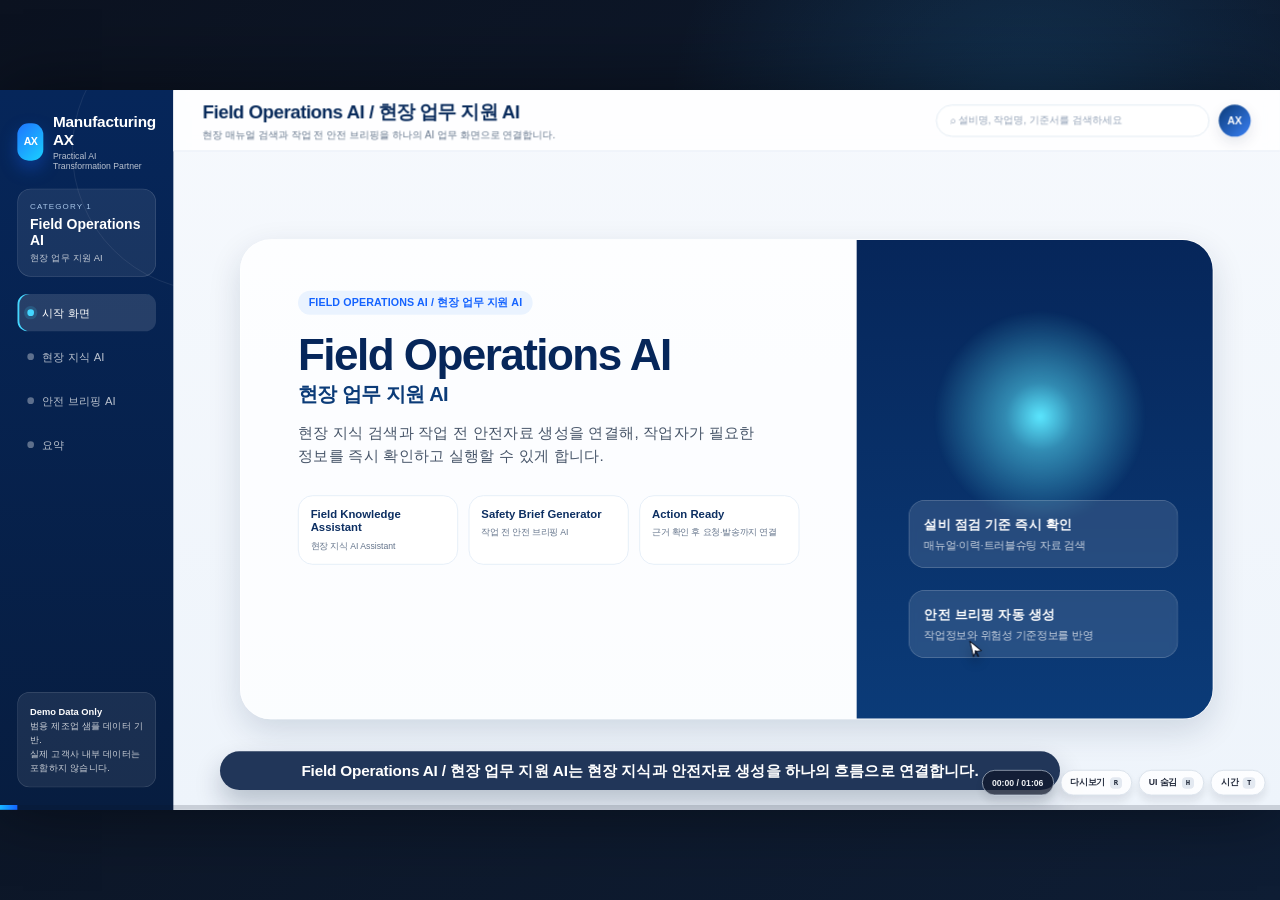
<file: assets/videos/category1_field_operations_ai_demo.html>
<!doctype html>
<html lang="ko">
<head>
  <meta charset="utf-8" />
  <meta name="viewport" content="width=device-width, initial-scale=1" />
  <title>Manufacturing AX - Field Operations AI / 현장 업무 지원 AI</title>
  <style>
    :root{
      --navy:#06265a; --navy2:#0a3773; --blue:#1463ff; --sky:#18b6ff; --mint:#20c997;
      --green:#16a34a; --amber:#f59e0b; --red:#ef4444; --purple:#7c3aed;
      --ink:#0f172a; --muted:#64748b; --line:#d7e2ef; --bg:#edf4fb; --soft:#f7faff; --card:#fff;
      --shadow:0 18px 50px rgba(8,32,68,.14); --shadow2:0 8px 20px rgba(8,32,68,.10); --radius:24px;
    }
    *{box-sizing:border-box} html,body{margin:0;width:100%;height:100%;overflow:hidden;background:#0b1220;font-family:-apple-system,BlinkMacSystemFont,"Segoe UI","Noto Sans KR","Apple SD Gothic Neo",Arial,sans-serif;color:var(--ink)}
    #viewport{position:fixed;inset:0;background:radial-gradient(circle at 80% 15%,rgba(39,166,255,.18),transparent 28%),linear-gradient(135deg,#0b1220 0%,#0e1d34 100%);overflow:hidden}
    #stage{position:absolute;width:1920px;height:1080px;transform-origin:top left;background:var(--bg);overflow:hidden;box-shadow:0 0 100px rgba(0,0,0,.45)}
    .app{position:absolute;inset:0;display:grid;grid-template-columns:260px 1fr;background:linear-gradient(180deg,#f6f9fd 0%,#eef4fb 100%)}
    .sidebar{position:relative;overflow:hidden;background:linear-gradient(180deg,#06265a 0%,#071d40 100%);color:#fff;padding:34px 26px;display:flex;flex-direction:column;gap:26px}.sidebar:after{content:"";position:absolute;width:420px;height:420px;border:1px solid rgba(255,255,255,.12);border-radius:999px;right:-270px;top:-120px}.brand,.category-badge,.menu,.sidebar-foot{position:relative;z-index:1}.brand{display:flex;align-items:center;gap:14px}.brand-logo{width:56px;height:56px;border-radius:17px;display:grid;place-items:center;background:linear-gradient(135deg,#1f74ff,#19d1ff);box-shadow:0 12px 26px rgba(20,99,255,.35);font-weight:900;letter-spacing:-1px}.brand-title strong{display:block;font-size:23px;letter-spacing:-.3px}.brand-title span{display:block;margin-top:4px;font-size:13px;color:rgba(255,255,255,.72)}.category-badge{padding:18px;border:1px solid rgba(255,255,255,.16);background:rgba(255,255,255,.08);border-radius:20px}.category-badge small{display:block;font-size:12px;color:#a9c6e9;letter-spacing:.14em;text-transform:uppercase}.category-badge b{display:block;margin-top:8px;font-size:21px}.category-badge span{display:block;margin-top:6px;font-size:14px;color:rgba(255,255,255,.75)}
    .menu{display:flex;flex-direction:column;gap:10px}.menu-item{height:56px;display:flex;align-items:center;gap:12px;border-radius:16px;padding:0 15px;color:rgba(255,255,255,.72);font-size:17px;transition:.2s}.menu-item.active{color:#fff;background:rgba(255,255,255,.13);box-shadow:inset 3px 0 0 #43d6ff}.menu-dot{width:10px;height:10px;border-radius:50%;background:rgba(255,255,255,.35)}.menu-item.active .menu-dot{background:#43d6ff;box-shadow:0 0 0 5px rgba(67,214,255,.16)}.sidebar-foot{margin-top:auto;padding:18px;border:1px solid rgba(255,255,255,.14);background:rgba(255,255,255,.08);border-radius:18px;font-size:14px;line-height:1.5;color:rgba(255,255,255,.78)}.sidebar-foot b{color:#fff}
    .main{display:grid;grid-template-rows:92px 1fr;min-width:0}.topbar{display:flex;align-items:center;justify-content:space-between;padding:0 44px;border-bottom:1px solid #dfe8f4;background:rgba(255,255,255,.82);backdrop-filter:blur(10px)}.page-title h1{margin:0;font-size:28px;letter-spacing:-.7px;color:#082a5b}.page-title p{margin:6px 0 0;color:#64748b;font-size:15px}.top-actions{display:flex;align-items:center;gap:14px}.search{width:410px;height:48px;border:1px solid #d7e2ef;border-radius:999px;background:#fff;display:flex;align-items:center;gap:12px;padding:0 20px;color:#94a3b8;font-size:15px}.avatar{width:48px;height:48px;border-radius:50%;background:linear-gradient(135deg,#0b3b78,#3b82f6);color:#fff;display:grid;place-items:center;font-weight:900;box-shadow:var(--shadow2)}
    .stage-area{position:relative;min-height:0;padding:30px 38px 34px}.layer{position:absolute;inset:30px 38px 34px;display:grid;grid-template-columns:390px 1fr 470px;gap:24px;opacity:0;pointer-events:none;transform:translateY(14px);transition:.35s ease}.layer.visible{opacity:1;pointer-events:auto;transform:translateY(0)}.intro-layer,.ending-layer{grid-template-columns:1fr;place-items:center}.panel{background:rgba(255,255,255,.94);border:1px solid #dce6f4;border-radius:var(--radius);box-shadow:var(--shadow2);overflow:hidden;min-height:0}.panel-head{height:72px;display:flex;align-items:center;justify-content:space-between;padding:0 24px;border-bottom:1px solid #edf2f7;background:#fff}.panel-head h2{margin:0;font-size:20px;letter-spacing:-.4px;color:#0d2f62}.panel-head small{color:#64748b;font-weight:700}.panel-body{padding:20px;min-height:0}.section-title{font-size:17px;font-weight:900;color:#0d2f62;margin:0 0 12px}.hint{font-size:13px;color:#64748b;line-height:1.45}.pill{display:inline-flex;align-items:center;gap:7px;height:30px;border-radius:999px;padding:0 12px;font-size:13px;font-weight:900;background:#eef6ff;color:#1463ff;white-space:nowrap}.pill.green{background:#ecfdf5;color:#059669}.pill.amber{background:#fff7ed;color:#d97706}.pill.red{background:#fef2f2;color:#dc2626}.pill.purple{background:#f4f0ff;color:#6d28d9}.btn{height:44px;border:0;border-radius:14px;padding:0 18px;font-weight:900;background:linear-gradient(135deg,#1463ff,#18b6ff);color:#fff;box-shadow:0 10px 18px rgba(20,99,255,.20)}.btn.ghost{background:#eef6ff;color:#1463ff;border:1px solid #dbeafe;box-shadow:none}.btn.done{background:linear-gradient(135deg,#16a34a,#20c997)}
    .hero{width:1460px;height:720px;border-radius:46px;background:rgba(255,255,255,.76);border:1px solid rgba(255,255,255,.9);box-shadow:var(--shadow);display:grid;grid-template-columns:1fr 560px;overflow:hidden}.hero-copy{padding:76px 86px}.eyebrow{display:inline-flex;height:36px;align-items:center;padding:0 16px;border-radius:999px;background:#eaf3ff;color:#1463ff;font-weight:900;letter-spacing:.2px}.hero h1{margin:26px 0 0;font-size:66px;line-height:1.04;color:#06265a;letter-spacing:-2.3px}.hero h1 span{display:block;margin-top:8px;font-size:30px;color:#0b3b78;letter-spacing:-.9px}.hero p{margin:26px 0 0;width:710px;color:#475569;font-size:23px;line-height:1.5}.hero-points{display:flex;gap:16px;margin-top:42px}.hero-point{width:240px;border-radius:22px;background:#fff;border:1px solid #dbe7f5;padding:18px}.hero-point b{display:block;color:#0d2f62;font-size:17px}.hero-point span{display:block;margin-top:8px;color:#64748b;font-size:13px;line-height:1.4}.hero-visual{position:relative;overflow:hidden;background:linear-gradient(180deg,#06265a,#0b3b78)}.orb{position:absolute;width:330px;height:330px;border-radius:999px;background:radial-gradient(circle,#5be7ff 0%,rgba(91,231,255,.5) 22%,transparent 68%);left:110px;top:100px;filter:blur(2px);animation:orb 2.2s infinite alternate}@keyframes orb{from{transform:scale(.96);opacity:.7}to{transform:scale(1.06);opacity:1}}.floating-card{position:absolute;left:78px;right:78px;background:rgba(255,255,255,.12);border:1px solid rgba(255,255,255,.22);border-radius:24px;padding:22px;color:#fff;backdrop-filter:blur(6px)}.floating-card.one{top:390px}.floating-card.two{top:525px}.floating-card b{display:block;font-size:20px}.floating-card span{display:block;margin-top:8px;color:rgba(255,255,255,.74)}
    .left-stack{display:flex;flex-direction:column;gap:16px}.nav-card{position:relative;padding:18px;border-radius:20px;border:1px solid #dbe7f5;background:#fff;box-shadow:0 6px 12px rgba(8,32,68,.04);transition:.25s}.nav-card.active{transform:translateY(-2px);border-color:rgba(20,99,255,.65);box-shadow:0 16px 28px rgba(20,99,255,.14)}.nav-card b{display:block;font-size:18px;color:#102a55}.nav-card span{display:block;margin-top:8px;color:#64748b;font-size:13px;line-height:1.4}.doc-list{display:flex;flex-direction:column;gap:10px}.doc-item{display:flex;justify-content:space-between;align-items:center;gap:12px;padding:13px 14px;border-radius:14px;background:#f8fbff;border:1px solid #e2eaf6;font-size:14px;color:#334155;opacity:.42;transition:.3s}.doc-item.show{opacity:1;background:#fff}.doc-item i{font-style:normal;font-size:12px;font-weight:900;color:#1463ff;background:#eef6ff;border-radius:999px;padding:4px 8px}.status-box{display:grid;grid-template-columns:1fr 1fr;gap:12px}.status-card{border:1px solid #e2eaf6;background:#fff;border-radius:17px;padding:14px}.status-card label{display:block;font-size:12px;font-weight:900;color:#64748b}.status-card strong{display:block;margin-top:6px;font-size:22px;color:#082a5b}
    .workspace-grid{display:grid;grid-template-rows:72px 1fr 230px;gap:18px;min-height:0}.toolbar{display:flex;align-items:center;justify-content:space-between;padding:0 22px}.toolbar-title h3{margin:0;font-size:21px;color:#0d2f62}.toolbar-title span{display:block;margin-top:5px;color:#64748b;font-size:13px}.manual-wrap,.brief-wrap{display:grid;grid-template-columns:1fr 310px;gap:18px;padding:20px;min-height:0}.preview{position:relative;background:#f8fbff;border:1px solid #dbe7f5;border-radius:22px;overflow:hidden;box-shadow:inset 0 0 0 1px rgba(255,255,255,.5)}.paper{position:absolute;left:36px;top:28px;width:690px;height:600px;background:#fff;border:1px solid #d6e2f0;border-radius:10px;box-shadow:0 14px 24px rgba(8,32,68,.10);padding:28px}.paper h4{margin:0;color:#082a5b;font-size:22px}.paper .doc-meta{display:grid;grid-template-columns:repeat(4,1fr);gap:8px;margin-top:14px}.doc-meta div{border:1px solid #e5edf8;background:#f8fbff;border-radius:8px;padding:8px;font-size:12px;color:#475569}.doc-meta b{display:block;color:#0d2f62;margin-bottom:4px}.manual-diagram{display:grid;grid-template-columns:1fr 1fr;gap:16px;margin-top:18px}.machine{height:170px;border:2px solid #9fb6d3;border-radius:16px;background:linear-gradient(180deg,#eef5ff,#fff);position:relative;overflow:hidden}.machine:before{content:"";position:absolute;left:56px;top:34px;width:210px;height:72px;border:8px solid #64748b;border-radius:10px}.machine:after{content:"";position:absolute;left:136px;top:118px;width:52px;height:38px;background:#64748b;border-radius:8px 8px 3px 3px}.gauge{height:170px;border:1px solid #e2eaf6;border-radius:16px;background:#fbfdff;padding:16px}.gauge .needle{height:12px;background:linear-gradient(90deg,#16a34a 0 55%,#f59e0b 55% 78%,#ef4444 78% 100%);border-radius:999px;margin-top:18px;position:relative}.needle:after{content:"";position:absolute;left:78%;top:-7px;width:4px;height:26px;background:#0f172a;border-radius:999px}.check-table{width:100%;border-collapse:collapse;margin-top:18px;font-size:13px}.check-table th,.check-table td{border:1px solid #e5edf8;padding:9px;text-align:left}.check-table th{background:#eef6ff;color:#0d2f62}.check-table td{color:#334155}.highlight{display:none!important}.highlight.show{display:none!important}.hl-manual-1,.hl-manual-2,.hl-manual-3{display:none!important}.scanline{position:absolute;left:24px;right:24px;height:5px;background:linear-gradient(90deg,transparent,#18b6ff,transparent);box-shadow:0 0 16px rgba(24,182,255,.65);top:70px;opacity:0}.scanline.show{opacity:1;animation:scan 2.8s linear infinite}@keyframes scan{from{transform:translateY(0)}to{transform:translateY(500px)}}.mini-side{display:flex;flex-direction:column;gap:12px}.extract-card,.risk-card{background:#fff;border:1px solid #e2eaf6;border-radius:18px;padding:14px;opacity:.38;transition:.3s}.extract-card.show,.risk-card.show{opacity:1}.extract-card b,.risk-card b{display:block;color:#0d2f62;font-size:14px}.extract-card p,.risk-card p{margin:7px 0 0;color:#64748b;font-size:13px;line-height:1.45}.extract-card.issue{border-color:#fed7aa;background:#fffaf2}.risk-card.done{border-color:#bbf7d0;background:#f0fdf4}.ai-panel{display:grid;grid-template-rows:72px 1fr 150px;min-height:0}.step-list{display:flex;flex-direction:column;gap:12px}.step{display:flex;align-items:center;gap:12px;padding:12px;border:1px solid #e2eaf6;border-radius:16px;background:#fff;color:#64748b;transition:.25s}.step .num{width:28px;height:28px;border-radius:999px;background:#e2e8f0;display:grid;place-items:center;font-weight:900;color:#475569}.step.active{border-color:#93c5fd;background:#eff6ff;color:#0d2f62;box-shadow:0 8px 18px rgba(20,99,255,.10)}.step.active .num{background:#1463ff;color:#fff}.step.done{border-color:#bbf7d0;background:#f0fdf4;color:#065f46}.step.done .num{background:#16a34a;color:#fff}.summary{border-top:1px solid #edf2f7;padding:18px 20px;background:#fff}.summary b{display:block;color:#0d2f62;font-size:17px}.summary p{margin:8px 0 12px;color:#475569;line-height:1.45;font-size:14px}.summary ul{margin:0 0 14px;padding-left:20px;color:#334155;line-height:1.55;font-size:14px}
    .brief-form{display:grid;grid-template-columns:1fr 1fr;gap:12px}.field{background:#fff;border:1px solid #e2eaf6;border-radius:16px;padding:13px}.field label{display:block;font-size:12px;font-weight:900;color:#64748b}.field strong{display:block;margin-top:7px;color:#0d2f62;font-size:15px}.risk-list{display:flex;flex-direction:column;gap:10px;margin-top:16px}.risk-row{display:flex;align-items:center;gap:10px;background:#fff;border:1px solid #e2eaf6;border-radius:15px;padding:12px;color:#334155;font-size:14px;opacity:.45}.risk-row.show{opacity:1}.risk-row .check{width:22px;height:22px;border-radius:7px;border:2px solid #94a3b8}.risk-row.selected{opacity:1;border-color:#93c5fd;background:#eff6ff}.risk-row.selected .check{background:#1463ff;border-color:#1463ff;position:relative}.risk-row.selected .check:after{content:"✓";position:absolute;color:#fff;font-weight:900;left:4px;top:-2px}.tbm-paper{position:absolute;left:44px;top:32px;width:670px;height:586px;background:#fff;border:1px solid #d6e2f0;border-radius:10px;box-shadow:0 14px 24px rgba(8,32,68,.10);padding:26px}.tbm-paper h4{margin:0;color:#082a5b;font-size:22px}.tbm-grid{display:grid;grid-template-columns:1fr 1fr 1fr;gap:8px;margin-top:14px}.tbm-grid div{border:1px solid #e5edf8;background:#f8fbff;border-radius:8px;padding:8px;font-size:12px;color:#475569}.safety-point{border-left:5px solid #1463ff;background:#f8fbff;border-radius:12px;padding:12px 14px;margin-top:14px}.safety-point b{color:#0d2f62}.safety-point p{margin:6px 0 0;color:#475569;line-height:1.45}.slogan{margin-top:14px;border:1px dashed #93c5fd;border-radius:14px;background:#eff6ff;padding:14px;text-align:center;color:#0d2f62;font-size:20px;font-weight:900}.hl-safety-1{left:74px;top:206px;width:620px;height:74px}.hl-safety-2{left:74px;top:306px;width:620px;height:92px}.hl-safety-3{left:74px;top:462px;width:620px;height:70px}
    .modal-backdrop{position:absolute;inset:0;background:rgba(9,30,66,.25);backdrop-filter:blur(4px);z-index:80;display:none;align-items:center;justify-content:center}.modal-backdrop.show{display:flex}.modal{width:900px;min-height:470px;background:#fff;border-radius:30px;border:1px solid #dbe7f5;box-shadow:var(--shadow);overflow:hidden;transform:translateY(14px) scale(.97);opacity:0;transition:.3s}.modal-backdrop.show .modal{transform:translateY(0) scale(1);opacity:1}.modal-head{height:76px;display:flex;align-items:center;justify-content:space-between;padding:0 28px;border-bottom:1px solid #e6edf7;background:#f8fbff}.modal-head h3{margin:0;color:#0d2f62;font-size:22px}.modal-body{padding:26px 28px}.example-grid{display:grid;grid-template-columns:1fr 1fr;gap:16px}.example-card{border:1px solid #dbe7f5;background:#fff;border-radius:20px;padding:18px}.example-card b{color:#0d2f62}.example-card p{color:#64748b;margin:8px 0 0;line-height:1.45}.review-box{border:1px solid #e2eaf6;border-radius:18px;background:#f8fbff;padding:18px;margin-bottom:14px}.review-box b{display:block;color:#0d2f62}.review-box p{margin:8px 0 0;color:#475569;line-height:1.5}.mail-body{border:1px solid #e2eaf6;background:#fff;border-radius:18px;padding:18px;color:#334155;line-height:1.6}.mail-body b{color:#0d2f62}.toast{position:absolute;right:34px;top:108px;width:430px;border-radius:20px;background:#082a5b;color:#fff;padding:18px 20px;box-shadow:var(--shadow);z-index:95;display:flex;align-items:center;gap:14px;opacity:0;transform:translateY(-18px);transition:.3s}.toast.show{opacity:1;transform:translateY(0)}.toast .check{width:36px;height:36px;border-radius:50%;display:grid;place-items:center;background:#20c997;font-weight:900}.toast b{display:block;font-size:17px}.toast span{display:block;font-size:13px;color:rgba(255,255,255,.74);margin-top:3px}
    .subtitle{position:absolute;left:330px;right:330px;bottom:30px;z-index:70;min-height:58px;padding:0 28px;border-radius:999px;background:rgba(5,28,66,.88);color:#fff;display:flex;align-items:center;justify-content:center;text-align:center;font-size:23px;font-weight:800;letter-spacing:-.3px;box-shadow:0 20px 40px rgba(6,24,55,.24)}.subtitle em{color:#59e5ff;font-style:normal}.progress{position:absolute;left:0;right:0;bottom:0;height:7px;background:rgba(15,23,42,.16);z-index:75;cursor:pointer}.progress-fill{height:100%;width:0;background:linear-gradient(90deg,#18b6ff,#1463ff)}.controls{position:absolute;right:22px;bottom:22px;z-index:90;display:flex;align-items:center;gap:10px;opacity:.92;transition:.2s}.controls:hover{opacity:1}.ctrl,.time-badge{height:38px;border-radius:999px;padding:0 14px;background:rgba(255,255,255,.9);border:1px solid #cbd5e1;color:#0f172a;display:flex;align-items:center;font-weight:900;font-size:13px;box-shadow:0 8px 15px rgba(15,23,42,.10);user-select:none}.ctrl{cursor:pointer}.time-badge{background:rgba(15,23,42,.78);color:#fff;min-width:108px;justify-content:center}.ctrl kbd{margin-left:7px;border-radius:6px;padding:2px 6px;background:#e2e8f0;font-size:11px}.hideControls .ctrl{display:none}.hideTime{display:none}.cursor{position:absolute;z-index:92;width:28px;height:36px;pointer-events:none;transform:translate(1440px,820px);transition:transform .55s cubic-bezier(.2,.9,.2,1);filter:drop-shadow(0 8px 8px rgba(0,0,0,.26))}.cursor svg{width:100%;height:100%}.pulse{position:absolute;z-index:91;width:26px;height:26px;border:3px solid rgba(20,99,255,.70);border-radius:50%;opacity:0;pointer-events:none}.pulse.show{animation:pulseClick .45s ease-out}@keyframes pulseClick{0%{opacity:0;transform:scale(.2)}20%{opacity:1}100%{opacity:0;transform:scale(1.8)}}.show{opacity:1!important}.visible{opacity:1!important}.hidden{display:none!important}
  </style>
</head>
<body>
<div id="viewport"><div id="stage">
  <div class="app">
    <aside class="sidebar">
      <div class="brand"><div class="brand-logo">AX</div><div class="brand-title"><strong>Manufacturing AX</strong><span>Practical AI Transformation Partner</span></div></div>
      <div class="category-badge"><small>Category 1</small><b>Field Operations AI</b><span>현장 업무 지원 AI</span></div>
      <nav class="menu">
        <div class="menu-item active" id="navIntro"><span class="menu-dot" id="dotIntro"></span><span>시작 화면</span></div>
        <div class="menu-item" id="navKnow"><span class="menu-dot" id="dotKnow"></span><span>현장 지식 AI</span></div>
        <div class="menu-item" id="navSafe"><span class="menu-dot" id="dotSafe"></span><span>안전 브리핑 AI</span></div>
        <div class="menu-item" id="navEnd"><span class="menu-dot" id="dotEnd"></span><span>요약</span></div>
      </nav>
      <div class="sidebar-foot"><b>Demo Data Only</b><br/>범용 제조업 샘플 데이터 기반.<br/>실제 고객사 내부 데이터는 포함하지 않습니다.</div>
    </aside>
    <main class="main">
      <header class="topbar"><div class="page-title"><h1>Field Operations AI / 현장 업무 지원 AI</h1><p>현장 매뉴얼 검색과 작업 전 안전 브리핑을 하나의 AI 업무 화면으로 연결합니다.</p></div><div class="top-actions"><div class="search">⌕ 설비명, 작업명, 기준서를 검색하세요</div><div class="avatar">AX</div></div></header>
      <section class="stage-area">
        <section class="layer intro-layer visible" id="introLayer">
          <div class="hero"><div class="hero-copy"><div class="eyebrow">FIELD OPERATIONS AI / 현장 업무 지원 AI</div><h1>Field Operations AI<span>현장 업무 지원 AI</span></h1><p>현장 지식 검색과 작업 전 안전자료 생성을 연결해, 작업자가 필요한 정보를 즉시 확인하고 실행할 수 있게 합니다.</p><div class="hero-points"><div class="hero-point"><b>Field Knowledge Assistant</b><span>현장 지식 AI Assistant</span></div><div class="hero-point"><b>Safety Brief Generator</b><span>작업 전 안전 브리핑 AI</span></div><div class="hero-point"><b>Action Ready</b><span>근거 확인 후 요청·발송까지 연결</span></div></div></div><div class="hero-visual"><div class="orb"></div><div class="floating-card one"><b>설비 점검 기준 즉시 확인</b><span>매뉴얼·이력·트러블슈팅 자료 검색</span></div><div class="floating-card two"><b>안전 브리핑 자동 생성</b><span>작업정보와 위험성 기준정보를 반영</span></div></div></div>
        </section>
        <section class="layer" id="knowLayer">
          <section class="panel"><div class="panel-head"><h2>서비스 영역</h2><small id="knowInputStatus">대기</small></div><div class="panel-body left-stack"><div class="nav-card active" id="knowCategory"><b>설비 보전</b><span>프레스 라인 설비 매뉴얼과 보전 이력을 기준으로 답변합니다.</span></div><div class="nav-card"><b>품질 기준</b><span>검사 기준서와 불량 조치 사례를 검색합니다.</span></div><div class="nav-card"><b>안전 작업</b><span>정비 전 안전조치와 잠금 절차를 확인합니다.</span></div><h3 class="section-title">학습 문서</h3><div class="doc-list"><div class="doc-item" id="knowFile1">프레스 설비 점검 기준서.pdf <i>RAG</i></div><div class="doc-item" id="knowFile2">베어링 예방정비 매뉴얼.pdf <i>RAG</i></div><div class="doc-item" id="knowFile3">프레스 3호기 보전 이력.pdf <i>RAG</i></div></div><div class="status-box"><div class="status-card"><label>검색 문서</label><strong id="knowDocs">0</strong></div><div class="status-card"><label>근거 출처</label><strong id="knowSources">0</strong></div></div></div></section>
          <section class="panel workspace-grid"><div class="toolbar"><div class="toolbar-title"><h3>Field Knowledge Assistant / 현장 지식 AI Assistant</h3><span id="knowBadge">질문 대기</span></div><span class="pill green">권한 기반 검색</span></div><div class="manual-wrap"><div class="preview"><div class="paper"><h4>프레스 설비 점검 기준서</h4><div class="doc-meta"><div><b>문서번호</b>PLT-MA-003</div><div><b>개정</b>R03</div><div><b>적용설비</b>프레스 3호기</div><div><b>보관</b>현장문서함</div></div><div class="manual-diagram"><div class="machine"></div><div class="gauge"><b>진동 기준</b><p class="hint">정상 0~4.5 / 주의 4.5~7.0 / 조치 7.0 이상</p><div class="needle"></div></div></div><table class="check-table"><tr><th>상태</th><th>기준</th><th>조치</th></tr><tr><td>주의</td><td>4.5~7.0mm/s</td><td>다음 교대 전 점검</td></tr><tr><td>조치</td><td>7.0mm/s 이상</td><td>베어링·체결부 즉시 확인</td></tr></table></div><div class="scanline" id="knowScan"></div><div class="highlight hl-manual-1" id="knowHl1"></div><div class="highlight hl-manual-2" id="knowHl2"></div><div class="highlight hl-manual-3" id="knowHl3"></div></div><div class="mini-side"><div class="extract-card" id="knowRow1"><b>질문</b><p>프레스 3호기 진동값 7.2mm/s는 기준 초과인가?</p></div><div class="extract-card" id="knowRow2"><b>검색 결과</b><p>설비 점검 기준서, 예방정비 매뉴얼, 보전 이력 3건 검색</p></div><div class="extract-card issue" id="knowRow3"><b>AI 판단</b><p>7.0mm/s 이상으로 즉시 조치 대상입니다.</p></div><div class="extract-card" id="knowRow4"><b>작업 요청</b><p>베어링 점검과 체결부 확인 요청 초안 생성</p></div></div></div><div class="summary"><b id="knowSummaryTitle">질문 준비</b><p id="knowSummaryText">활용사례를 선택하면 AI가 권한이 있는 문서에서 답변을 찾습니다.</p><ul id="knowSummaryList"></ul><button class="btn" id="knowAction">작업 요청 초안</button></div></section>
          <aside class="panel ai-panel"><div class="panel-head"><h2>AI 처리 현황</h2><small id="knowAiStatus">대기</small></div><div class="panel-body"><div class="step-list"><div class="step" id="knowStep1"><span class="num">1</span><span>질문 이해</span></div><div class="step" id="knowStep2"><span class="num">2</span><span>문서 권한 확인</span></div><div class="step" id="knowStep3"><span class="num">3</span><span>근거 검색</span></div><div class="step" id="knowStep4"><span class="num">4</span><span>답변·조치 생성</span></div></div></div><div class="summary"><b>검증 결과</b><p>답변은 근거 문서와 함께 제공되어 현장 판단에 바로 활용할 수 있습니다.</p><button class="btn ghost">근거 문서 보기</button></div></aside>
        </section>
        <section class="layer" id="safeLayer">
          <section class="panel"><div class="panel-head"><h2>작업 정보</h2><small id="safeInputStatus">대기</small></div><div class="panel-body"><div class="brief-form"><div class="field"><label>작업명</label><strong>프레스 금형 교체</strong></div><div class="field"><label>작업장소</label><strong>A동 프레스 라인</strong></div><div class="field"><label>작업일자</label><strong>2026-07-03</strong></div><div class="field"><label>작업인원</label><strong>4명</strong></div></div><h3 class="section-title" style="margin-top:18px">위험성 기준정보</h3><div class="risk-list"><div class="risk-row" id="risk1"><span class="check"></span>협착 위험 · 금형 이동 구간</div><div class="risk-row" id="risk2"><span class="check"></span>중량물 취급 · 크레인 사용</div><div class="risk-row" id="risk3"><span class="check"></span>에너지 차단 · 설비 전원 잠금</div><div class="risk-row" id="risk4"><span class="check"></span>작업구역 통제 · 접근 제한</div></div><div class="status-box" style="margin-top:16px"><div class="status-card"><label>선택 위험성</label><strong id="safeRisks">0</strong></div><div class="status-card"><label>수신자</label><strong>6</strong></div></div></div></section>
          <section class="panel workspace-grid"><div class="toolbar"><div class="toolbar-title"><h3>Safety Brief Generator / 작업 전 안전 브리핑 AI</h3><span id="safeBadge">자료 생성 대기</span></div><span class="pill amber">메일 발송 준비</span></div><div class="brief-wrap"><div class="preview"><div class="tbm-paper"><h4>작업 전 안전 브리핑</h4><div class="tbm-grid"><div><b>작업</b><br/>프레스 금형 교체</div><div><b>장소</b><br/>A동 프레스 라인</div><div><b>인원</b><br/>4명</div></div><div class="safety-point"><b>핵심 안전 Point</b><p>금형 이동 전 작업구역을 통제하고, 크레인 신호수와 작업자 위치를 반드시 확인합니다.</p></div><div class="safety-point"><b>위험요인 및 조치</b><p>협착 위험 구간에는 접근금지 표식을 설치하고, 설비 전원 잠금 상태를 작업 전 재확인합니다.</p></div><div class="slogan">오늘의 구호: 멈추고 확인하면 사고는 줄어듭니다.</div></div><div class="scanline" id="safeScan"></div><div class="highlight hl-safety-1" id="safeHl1"></div><div class="highlight hl-safety-2" id="safeHl2"></div><div class="highlight hl-safety-3" id="safeHl3"></div></div><div class="mini-side"><div class="risk-card" id="safeCard1"><b>작업 정보 반영</b><p>작업명, 장소, 인원, 수신자를 자동 구성했습니다.</p></div><div class="risk-card" id="safeCard2"><b>위험성 선택</b><p>협착, 중량물, 에너지 차단, 접근 제한을 반영했습니다.</p></div><div class="risk-card" id="safeCard3"><b>AI 생성</b><p>안전 Point, 위험요인, 교육 구호를 새로 작성했습니다.</p></div><div class="risk-card done" id="safeCard4"><b>발송 준비</b><p>미리보기 확인 후 작업자와 관리자에게 메일 발송합니다.</p></div></div></div><div class="summary"><b id="safeSummaryTitle">안전자료 생성 준비</b><p id="safeSummaryText">작업정보와 위험성 기준정보를 선택하면 교육자료가 자동 생성됩니다.</p><ul id="safeSummaryList"></ul><button class="btn" id="safeAction">메일 발송</button></div></section>
          <aside class="panel ai-panel"><div class="panel-head"><h2>AI 생성 현황</h2><small id="safeAiStatus">대기</small></div><div class="panel-body"><div class="step-list"><div class="step" id="safeStep1"><span class="num">1</span><span>작업정보 확인</span></div><div class="step" id="safeStep2"><span class="num">2</span><span>위험성 기준 매칭</span></div><div class="step" id="safeStep3"><span class="num">3</span><span>안전자료 생성</span></div><div class="step" id="safeStep4"><span class="num">4</span><span>메일 발송 준비</span></div></div></div><div class="summary"><b>생성 결과</b><p>기존 자료 복사 없이도 작업별 안전 Point와 교육 구호를 새로 생성합니다.</p><button class="btn ghost">미리보기 열기</button></div></aside>
        </section>
        <section class="layer ending-layer" id="endingLayer">
          <div class="hero"><div class="hero-copy"><div class="eyebrow">FIELD OPERATIONS AI / 현장 업무 지원 AI</div><h1>작업 전 확인과<br/>현장 실행을<br/>하나의 화면으로</h1><p>현장 지식 검색, 근거 확인, 안전 브리핑 생성, 메일 발송까지 연결해 현장 업무의 지연과 누락을 줄입니다.</p><div class="hero-points"><div class="hero-point"><b>빠른 기준 확인</b><span>매뉴얼·보전이력 즉시 검색</span></div><div class="hero-point"><b>안전자료 자동 생성</b><span>위험성 기준정보 반영</span></div><div class="hero-point"><b>실행 연결</b><span>작업 요청·메일 발송까지 진행</span></div></div></div><div class="hero-visual"><div class="orb"></div><div class="floating-card one"><b>Manufacturing AX</b><span>현장 업무를 바로 바꾸는 AI 실행 레이어</span></div><div class="floating-card two"><b>Demo Data Only</b><span>범용 제조업 시나리오</span></div></div></div>
        </section>
      </section>
    </main>
  </div>
  <div class="modal-backdrop" id="exampleModal"><div class="modal"><div class="modal-head"><h3>활용사례 선택</h3><span class="pill green">추천 질문</span></div><div class="modal-body"><div class="example-grid"><div class="example-card"><b>설비 이상 조치</b><p>프레스 3호기 진동값 7.2mm/s는 기준 초과인가?</p></div><div class="example-card"><b>보전 이력 확인</b><p>최근 3개월 베어링 교체 이력을 알려줘.</p></div><div class="example-card"><b>품질 기준 검색</b><p>제품 표면 찍힘 불량의 조치 기준은?</p></div><div class="example-card"><b>안전 조치 확인</b><p>금형 교체 전 잠금 절차를 알려줘.</p></div></div></div></div></div>
  <div class="modal-backdrop" id="workModal"><div class="modal"><div class="modal-head"><h3>작업 요청 초안</h3><span class="pill amber">검토 필요</span></div><div class="modal-body"><div class="review-box"><b>요청 제목</b><p>프레스 3호기 진동 기준 초과에 따른 베어링 및 체결부 점검 요청</p></div><div class="review-box"><b>조치 내용</b><p>진동값 7.2mm/s는 기준서상 즉시 조치 대상입니다. 다음 교대 전 베어링 상태, 체결부 풀림, 윤활 상태를 우선 점검해 주세요.</p></div><button class="btn done">작업 요청 등록</button></div></div></div>
  <div class="modal-backdrop" id="riskModal"><div class="modal"><div class="modal-head"><h3>위험성 정보 선택</h3><span class="pill green">기준정보</span></div><div class="modal-body"><div class="example-grid"><div class="example-card"><b>협착 위험</b><p>금형 이동 구간, 손 끼임, 작업자 위치 확인</p></div><div class="example-card"><b>중량물 취급</b><p>크레인 사용, 신호수 지정, 슬링벨트 상태 확인</p></div><div class="example-card"><b>에너지 차단</b><p>설비 전원 차단, 잠금장치 부착, 잔압 제거</p></div><div class="example-card"><b>작업구역 통제</b><p>안전 라인 설치, 비작업자 접근 제한</p></div></div></div></div></div>
  <div class="modal-backdrop" id="mailModal"><div class="modal"><div class="modal-head"><h3>안전 브리핑 메일 발송</h3><span class="pill green">발송 준비</span></div><div class="modal-body"><div class="mail-body"><b>수신자</b><br/>프레스 라인 작업자 4명, 생산팀장, 안전관리자<br/><br/><b>메일 제목</b><br/>[작업 전 안전 브리핑] 프레스 금형 교체 작업<br/><br/><b>본문 요약</b><br/>협착 위험, 중량물 취급, 에너지 차단, 작업구역 통제 항목을 반영한 안전 브리핑 자료를 첨부합니다.</div><div style="margin-top:18px"><button class="btn done">발송하기</button></div></div></div></div>
  <div class="toast" id="toast"><div class="check">✓</div><div><b id="toastTitle">완료</b><span id="toastText">처리가 완료되었습니다.</span></div></div>
  <div class="subtitle" id="subtitleText">현장 업무 지원 AI는 작업자가 필요한 정보를 빠르게 찾고 실행하도록 돕습니다.</div>
  <div class="progress" id="progressBar"><div class="progress-fill" id="progressFill"></div></div>
  <div class="controls" id="controls"><div class="time-badge" id="timeBadge">00:00 / 01:06</div><div class="ctrl" id="replayBtn">다시보기 <kbd>R</kbd></div><div class="ctrl" id="hideBtn">UI 숨김 <kbd>H</kbd></div><div class="ctrl" id="timeBtn">시간 <kbd>T</kbd></div></div>
  <div class="pulse" id="pulse"></div>
  <div class="cursor" id="cursor"><svg viewBox="0 0 42 42" fill="none" xmlns="http://www.w3.org/2000/svg"><path d="M7 4L33 25.5L20.5 27.5L15.2 39L7 4Z" fill="white" stroke="#0F172A" stroke-width="2.4" stroke-linejoin="round"/><path d="M20 26.5L25.8 37.6" stroke="#0F172A" stroke-width="4" stroke-linecap="round"/></svg></div>
</div></div>
<script>
const DURATION=66;
const $=s=>document.querySelector(s); const $$=s=>Array.from(document.querySelectorAll(s));
let startTs=performance.now(), raf=null, paused=false, pauseAt=0, current=0, controlsHidden=false, timeHidden=false;
const subtitles=[
  [0,'Field Operations AI / 현장 업무 지원 AI는 현장 지식과 안전자료 생성을 하나의 흐름으로 연결합니다.'],
  [6,'Field Knowledge Assistant / 현장 지식 AI Assistant는 매뉴얼과 보전 이력을 근거로 현장 질문에 답합니다.'],
  [13,'AI가 권한이 있는 문서만 검색하고, 관련 기준과 출처 위치를 함께 표시합니다.'],
  [22,'기준 초과로 판단된 항목은 작업 요청 초안으로 바로 연결됩니다.'],
  [34,'Safety Brief Generator / 작업 전 안전 브리핑 AI는 작업정보와 위험성 기준정보를 반영합니다.'],
  [42,'선택된 위험성 항목을 바탕으로 안전 Point와 교육 구호를 자동 생성합니다.'],
  [52,'생성된 브리핑은 미리보기 후 작업자와 관리자에게 메일로 발송할 수 있습니다.'],
  [61,'현장 업무 지원 AI는 기준 확인, 안전 준비, 실행 연결을 한 화면에서 처리합니다.']
];
function fmt(t){t=Math.max(0,Math.min(DURATION,t));const m=Math.floor(t/60),s=Math.floor(t%60);return `${String(m).padStart(2,'0')}:${String(s).padStart(2,'0')}`}
function scale(){const vp=$('#viewport'),st=$('#stage');const s=Math.min(vp.clientWidth/1920,vp.clientHeight/1080);st.style.transform=`scale(${s})`;st.style.left=`${(vp.clientWidth-1920*s)/2}px`;st.style.top=`${(vp.clientHeight-1080*s)/2}px`;}
window.addEventListener('resize',scale);scale();
function on(id,flag=true){const el=$('#'+id);if(el)el.classList.toggle('show',!!flag)}
function active(id,flag=true){const el=$('#'+id);if(el)el.classList.toggle('active',!!flag)}
function setText(id,tx){const el=$('#'+id);if(el)el.textContent=tx}
function modal(id,flag){const el=$('#'+id);if(el)el.classList.toggle('show',!!flag)}
function layer(name){['intro','know','safe','ending'].forEach(n=>$('#'+n+'Layer').classList.toggle('visible',n===name));['navIntro','navKnow','navSafe','navEnd'].forEach(id=>$('#'+id).classList.remove('active'));['dotIntro','dotKnow','dotSafe','dotEnd'].forEach(id=>$('#'+id).classList.remove('active'));const nmap={intro:'navIntro',know:'navKnow',safe:'navSafe',ending:'navEnd'},dmap={intro:'dotIntro',know:'dotKnow',safe:'dotSafe',ending:'dotEnd'};$('#'+nmap[name]).classList.add('active');$('#'+dmap[name]).classList.add('active');}
function moveCursor(x,y,click=false){$('#cursor').style.transform=`translate(${x}px,${y}px)`;if(click){const p=$('#pulse');p.style.left=(x-13)+'px';p.style.top=(y-13)+'px';p.classList.remove('show');void p.offsetWidth;p.classList.add('show');}}
function setSteps(prefix,level){[1,2,3,4].forEach(i=>{const el=$(`#${prefix}Step${i}`);el.classList.remove('active','done');if(level>i)el.classList.add('done');else if(level===i)el.classList.add('active');});}
function resetDynamic(){['exampleModal','workModal','riskModal','mailModal'].forEach(id=>modal(id,false));on('toast',false);['knowScan','safeScan','knowHl1','knowHl2','knowHl3','safeHl1','safeHl2','safeHl3'].forEach(id=>on(id,false));['knowFile1','knowFile2','knowFile3','knowRow1','knowRow2','knowRow3','knowRow4','safeCard1','safeCard2','safeCard3','safeCard4','risk1','risk2','risk3','risk4'].forEach(id=>on(id,false));['risk1','risk2','risk3','risk4'].forEach(id=>$('#'+id).classList.remove('selected'));active('knowCategory',false);}
function render(t){current=t;resetDynamic();$('#progressFill').style.width=(t/DURATION*100)+'%';$('#timeBadge').textContent=`${fmt(t)} / ${fmt(DURATION)}`;let sub=subtitles[0][1];for(const [st,tx] of subtitles){if(t>=st)sub=tx;}$('#subtitleText').textContent=sub;if(t<6){renderIntro(t);return;}if(t<34){renderKnow(t-6);return;}if(t<61){renderSafe(t-34);return;}renderEnding(t-61);}
function renderIntro(d){layer('intro');moveCursor(1450,820,false);}
function renderKnow(d){layer('know');const step=d<5?1:d<12?2:d<20?3:4;setSteps('know',step);active('knowCategory',d>=1);modal('exampleModal',d>=1.1&&d<4.2);on('knowFile1',d>=4);on('knowFile2',d>=4.5);on('knowFile3',d>=5);on('knowScan',d>=6&&d<13);on('knowHl1',d>=8);on('knowHl2',d>=10);on('knowHl3',d>=12);['knowRow1','knowRow2','knowRow3','knowRow4'].forEach((id,i)=>on(id,d>=11+i*1.3));modal('workModal',d>=22&&d<27);on('toast',d>=27&&d<29);if(d>=27){setText('toastTitle','작업 요청 등록 완료');setText('toastText','프레스 3호기 점검 요청 초안이 보전 담당자에게 전달되었습니다.');}
  setText('knowInputStatus',d<4?'질문 선택':d<8?'문서 확인':'검색 완료');setText('knowBadge',d<5?'질문 입력 중':d<13?'근거 검색 중':d<20?'답변 생성 중':'작업 요청 준비');setText('knowAiStatus',d<5?'질문 이해':d<12?'문서 권한 확인':d<20?'근거 검색':'답변·조치 생성');setText('knowDocs',d>=5?'3':'0');setText('knowSources',d>=15?'3':'0');
  if(d<17){setText('knowSummaryTitle','답변 생성 준비');setText('knowSummaryText','AI가 설비 보전 카테고리의 권한 문서를 기준으로 답변을 준비합니다.');$('#knowSummaryList').innerHTML='';$('#knowAction').className='btn';setText('knowAction','작업 요청 초안');}
  else{setText('knowSummaryTitle','AI 답변 요약');setText('knowSummaryText','진동값 7.2mm/s는 기준서상 즉시 조치 대상입니다. 베어링 상태와 체결부 풀림을 우선 확인해야 합니다.');$('#knowSummaryList').innerHTML='<li>근거 문서 3건 확인</li><li>진동 기준 초과 판단</li><li>보전 담당자 작업 요청 초안 생성</li>';$('#knowAction').className='btn done';setText('knowAction','작업 요청 준비 완료');}
  if(d<2)moveCursor(540,315,false);else if(d<4.5)moveCursor(1040,580,true);else if(d<11)moveCursor(955,520,false);else if(d<19)moveCursor(1248,520,false);else if(d<25)moveCursor(1456,763,true);else moveCursor(1618,895,true);
}
function renderSafe(d){layer('safe');const step=d<5?1:d<12?2:d<20?3:4;setSteps('safe',step);modal('riskModal',d>=1&&d<4.2);['risk1','risk2','risk3','risk4'].forEach((id,i)=>{on(id,d>=3+i*.7);if(d>=6+i*.5)$('#'+id).classList.add('selected');});on('safeCard1',d>=6);on('safeCard2',d>=9);on('safeScan',d>=10&&d<17);on('safeHl1',d>=13);on('safeHl2',d>=16);on('safeHl3',d>=19);on('safeCard3',d>=18);on('safeCard4',d>=22);modal('mailModal',d>=22&&d<27);on('toast',d>=26&&d<27);if(d>=26){setText('toastTitle','안전 브리핑 발송 완료');setText('toastText','작업자와 관리자에게 교육자료가 메일로 발송되었습니다.');}
  setText('safeInputStatus',d<4?'정보 입력':d<9?'위험성 선택':'입력 완료');setText('safeBadge',d<6?'작업정보 확인':d<14?'위험성 매칭 중':d<22?'교육자료 생성 중':'발송 준비');setText('safeAiStatus',d<5?'작업정보 확인':d<12?'위험성 기준 매칭':d<20?'안전자료 생성':'메일 발송 준비');setText('safeRisks',d>=10?'4':d>=6?'2':'0');
  if(d<18){setText('safeSummaryTitle','안전자료 생성 중');setText('safeSummaryText','작업정보와 선택된 위험성 기준정보를 바탕으로 교육자료를 구성합니다.');$('#safeSummaryList').innerHTML='';$('#safeAction').className='btn';setText('safeAction','메일 발송');}
  else{setText('safeSummaryTitle','안전 브리핑 생성 완료');setText('safeSummaryText','프레스 금형 교체 작업에 필요한 안전 Point, 위험요인, 교육 구호가 생성되었습니다.');$('#safeSummaryList').innerHTML='<li>협착·중량물·전원 차단 위험 반영</li><li>작업자와 관리자 수신자 자동 구성</li><li>메일 본문 요약 및 첨부자료 준비</li>';$('#safeAction').className='btn done';setText('safeAction','메일 발송 준비 완료');}
  if(d<2)moveCursor(540,315,false);else if(d<4.5)moveCursor(1040,580,true);else if(d<10)moveCursor(540,575,true);else if(d<18)moveCursor(970,520,false);else if(d<24)moveCursor(1455,763,true);else moveCursor(1618,895,true);
}
function renderEnding(d){layer('ending');moveCursor(1450,820,false);}
function tick(){if(!paused){let e=(performance.now()-startTs)/1000;if(e>=DURATION){startTs=performance.now();e=0;}render(e);raf=requestAnimationFrame(tick);}}
function playFrom(t){if(raf)cancelAnimationFrame(raf);startTs=performance.now()-t*1000;paused=false;tick();}
function restartDemo(){playFrom(0)}
function seek(delta){playFrom(Math.max(0,Math.min(DURATION,current+delta)))}
function togglePause(){if(paused){playFrom(pauseAt)}else{paused=true;pauseAt=current;if(raf)cancelAnimationFrame(raf)}}
function toggleControls(){controlsHidden=!controlsHidden;$('#controls').classList.toggle('hideControls',controlsHidden)}
function toggleTime(){timeHidden=!timeHidden;$('#timeBadge').classList.toggle('hideTime',timeHidden)}
$('#replayBtn').addEventListener('click',restartDemo);$('#hideBtn').addEventListener('click',toggleControls);$('#timeBtn').addEventListener('click',toggleTime);$('#progressBar').addEventListener('click',e=>{const r=e.currentTarget.getBoundingClientRect();playFrom((e.clientX-r.left)/r.width*DURATION)});
window.addEventListener('keydown',e=>{const k=e.key.toLowerCase();if(k==='r')restartDemo();if(k==='h')toggleControls();if(k==='t')toggleTime();if(e.code==='Space'){e.preventDefault();togglePause()}if(e.key==='ArrowRight')seek(5);if(e.key==='ArrowLeft')seek(-5)});
setTimeout(()=>restartDemo(),350);
</script>
</body>
</html>
</file>
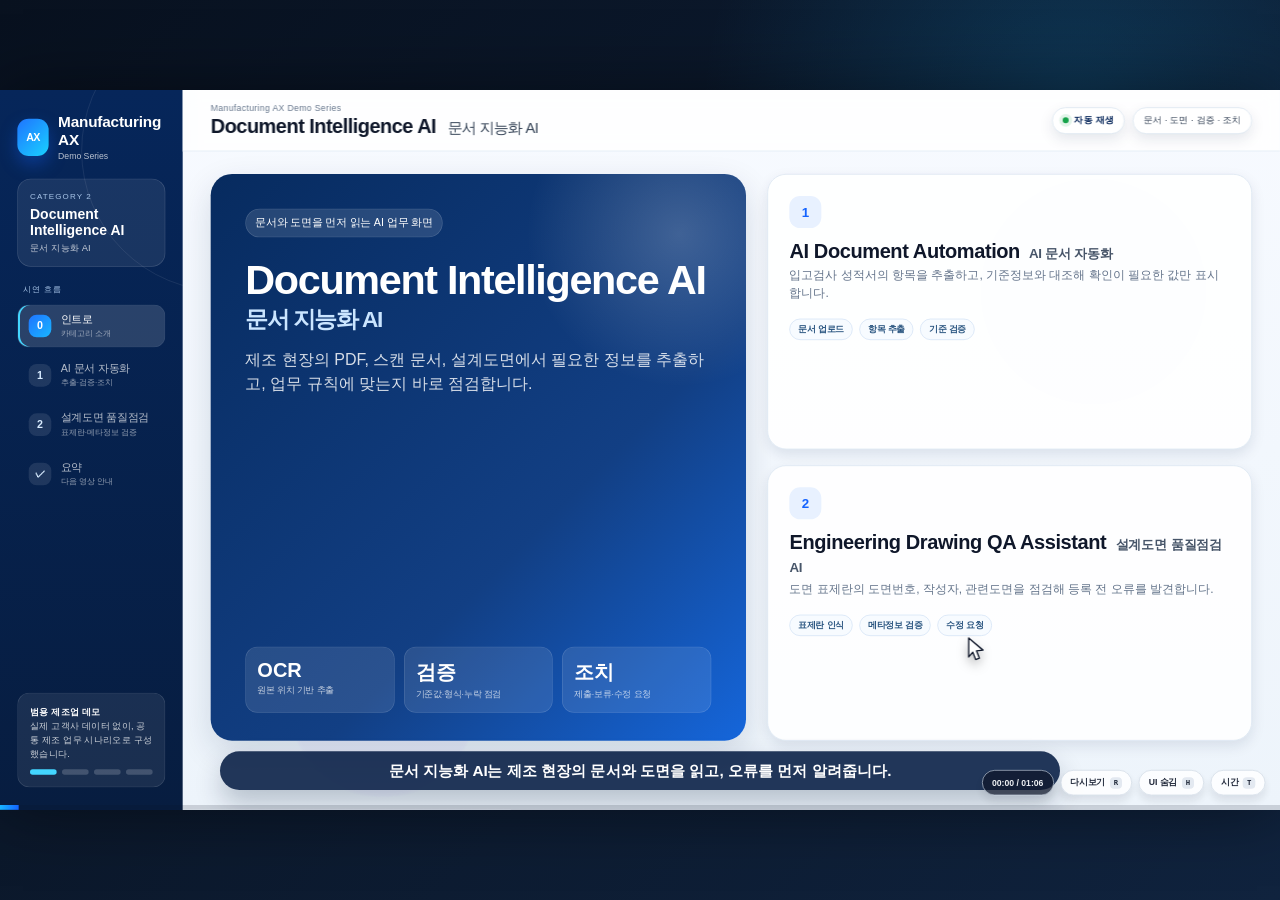
<file: assets/videos/category2_document_intelligence_ai_demo.html>
<!doctype html>
<html lang="ko">
<head>
  <meta charset="utf-8" />
  <meta name="viewport" content="width=device-width, initial-scale=1" />
  <title>Manufacturing AX - Document Intelligence AI / 문서 지능화 AI</title>
  <style>
    :root{
      --navy:#06265a; --navy2:#0a3773; --blue:#1463ff; --sky:#18b6ff; --mint:#20c997;
      --green:#16a34a; --amber:#f59e0b; --red:#ef4444; --purple:#7c3aed;
      --ink:#0f172a; --muted:#64748b; --line:#d7e2ef; --bg:#edf4fb; --soft:#f7faff; --card:#fff;
      --shadow:0 18px 50px rgba(8,32,68,.14); --shadow2:0 8px 20px rgba(8,32,68,.10);
    }
    *{box-sizing:border-box}
    html,body{margin:0;width:100%;height:100%;overflow:hidden;background:#08111f;font-family:-apple-system,BlinkMacSystemFont,"Segoe UI","Noto Sans KR","Apple SD Gothic Neo",Arial,sans-serif;color:var(--ink)}
    #viewport{position:fixed;inset:0;background:radial-gradient(circle at 84% 12%,rgba(24,182,255,.18),transparent 28%),linear-gradient(135deg,#08111f 0%,#10233e 100%);overflow:hidden}
    #stage{position:absolute;width:1920px;height:1080px;transform-origin:top left;background:var(--bg);overflow:hidden;box-shadow:0 0 100px rgba(0,0,0,.45)}
    .noise{position:absolute;inset:0;pointer-events:none;opacity:.08;background-image:radial-gradient(rgba(7,43,95,.22) .8px,transparent .8px);background-size:18px 18px;mix-blend-mode:multiply}
    .app{position:absolute;inset:0;display:grid;grid-template-columns:274px 1fr;background:linear-gradient(180deg,#f7faff 0%,#edf4fb 100%)}
    .sidebar{position:relative;overflow:hidden;background:linear-gradient(180deg,#06265a 0%,#071d40 100%);color:#fff;padding:34px 26px;display:flex;flex-direction:column;gap:26px}.sidebar:after{content:"";position:absolute;width:420px;height:420px;border:1px solid rgba(255,255,255,.12);border-radius:999px;right:-270px;top:-120px}.brand,.category-badge,.menu,.sidebar-foot{position:relative;z-index:1}.brand{display:flex;align-items:center;gap:14px}.brand-logo{width:56px;height:56px;border-radius:17px;display:grid;place-items:center;background:linear-gradient(135deg,#1f74ff,#19d1ff);box-shadow:0 12px 26px rgba(20,99,255,.35);font-weight:900;letter-spacing:-1px}.brand-title strong{display:block;font-size:23px;letter-spacing:-.3px}.brand-title span{display:block;margin-top:4px;font-size:13px;color:rgba(255,255,255,.72)}.category-badge{padding:18px;border:1px solid rgba(255,255,255,.16);background:rgba(255,255,255,.08);border-radius:20px}.category-badge small{display:block;font-size:12px;color:#a9c6e9;letter-spacing:.14em;text-transform:uppercase}.category-badge b{display:block;margin-top:8px;font-size:21px}.category-badge span{display:block;margin-top:6px;font-size:14px;color:rgba(255,255,255,.75)}
    .menu{display:flex;flex-direction:column;gap:10px}.menu-title{font-size:12px;color:#a9c6e9;letter-spacing:.13em;text-transform:uppercase;margin:0 0 4px 8px}.menu-item{height:64px;display:flex;align-items:center;gap:14px;padding:0 16px;border-radius:17px;color:rgba(255,255,255,.70);font-size:16px;line-height:1.18;transition:.25s ease;border:1px solid transparent}.menu-item .idx{width:34px;height:34px;border-radius:12px;display:grid;place-items:center;background:rgba(255,255,255,.10);font-weight:800;color:#d9ecff}.menu-item.active{color:#fff;background:rgba(255,255,255,.14);box-shadow:inset 3px 0 0 #43d6ff;border-color:rgba(255,255,255,.08)}.menu-item.active .idx{background:linear-gradient(135deg,#1f74ff,#18b6ff);color:#fff}.menu-item small{display:block;margin-top:4px;color:rgba(255,255,255,.56);font-size:12px}.sidebar-foot{margin-top:auto;padding:18px;border:1px solid rgba(255,255,255,.14);background:rgba(255,255,255,.08);border-radius:18px;color:rgba(255,255,255,.78);font-size:14px;line-height:1.5}.sidebar-foot b{color:#fff}.dots{display:flex;gap:8px;margin-top:12px}.dot{height:8px;flex:1;border-radius:10px;background:rgba(255,255,255,.18)}.dot.active{background:#43d6ff}
    .main{display:grid;grid-template-rows:92px 1fr;min-width:0}.topbar{display:flex;align-items:center;justify-content:space-between;padding:0 42px;border-bottom:1px solid #dce7f4;background:rgba(255,255,255,.82);backdrop-filter:blur(12px)}.crumb small{display:block;font-size:13px;color:var(--muted);letter-spacing:.04em}.crumb h1{margin:3px 0 0;font-size:30px;letter-spacing:-.8px}.crumb h1 span{font-weight:500;color:#334155;font-size:22px;margin-left:10px}.top-actions{display:flex;align-items:center;gap:12px}.pill{height:40px;padding:0 15px;border:1px solid var(--line);border-radius:999px;background:#fff;display:flex;align-items:center;gap:8px;color:#334155;font-size:14px;box-shadow:var(--shadow2)}.pill b{color:var(--navy)}.live-dot{width:9px;height:9px;border-radius:50%;background:var(--green);box-shadow:0 0 0 5px rgba(22,163,74,.12)}
    .content{position:relative;min-width:0;overflow:hidden}.layer{position:absolute;inset:34px 42px 104px 42px;opacity:0;transform:translateY(14px) scale(.994);pointer-events:none;transition:opacity .28s ease,transform .28s ease}.layer.visible{opacity:1;transform:translateY(0) scale(1);pointer-events:auto}.bg-orb{position:absolute;border-radius:999px;filter:blur(2px);opacity:.40}.orb1{width:340px;height:340px;background:rgba(20,99,255,.08);right:110px;top:40px}.orb2{width:280px;height:280px;background:rgba(124,58,237,.09);left:160px;bottom:20px}
    .hero{height:100%;display:grid;grid-template-columns:1.05fr .95fr;gap:32px}.hero-card{border-radius:32px;background:linear-gradient(135deg,#072b5f 0%,#123f84 62%,#1566db 100%);color:#fff;padding:52px;box-shadow:var(--shadow);position:relative;overflow:hidden}.hero-card:before{content:"";position:absolute;right:-170px;top:-180px;width:540px;height:540px;border-radius:50%;background:radial-gradient(circle,rgba(255,255,255,.20),transparent 60%)}.hero-kicker{display:inline-flex;gap:10px;align-items:center;padding:10px 14px;border-radius:999px;background:rgba(255,255,255,.12);border:1px solid rgba(255,255,255,.16);font-size:16px}.hero-card h2{position:relative;margin:32px 0 14px;font-size:62px;line-height:1.02;letter-spacing:-2px}.hero-card h2 span{display:block;font-size:34px;font-weight:600;color:#cae5ff;margin-top:10px}.hero-card p{position:relative;font-size:24px;line-height:1.55;color:rgba(255,255,255,.83);max-width:740px}.hero-metrics{position:absolute;left:52px;right:52px;bottom:42px;display:grid;grid-template-columns:repeat(3,1fr);gap:14px}.metric{padding:17px;border:1px solid rgba(255,255,255,.15);background:rgba(255,255,255,.10);border-radius:18px}.metric b{display:block;font-size:30px}.metric span{display:block;margin-top:4px;color:rgba(255,255,255,.72);font-size:13px}.overview{display:grid;grid-template-rows:1fr 1fr;gap:24px}.overview-card{background:rgba(255,255,255,.88);border:1px solid var(--line);border-radius:28px;padding:32px;box-shadow:var(--shadow2);position:relative;overflow:hidden}.overview-card .num{width:48px;height:48px;border-radius:16px;background:#e8f1ff;color:var(--blue);display:grid;place-items:center;font-weight:900;font-size:20px}.overview-card h3{margin:18px 0 6px;font-size:30px;letter-spacing:-.6px}.overview-card h3 span{font-size:20px;color:#475569;font-weight:600;margin-left:6px}.overview-card p{margin:0;color:#64748b;font-size:18px;line-height:1.5}.chips{display:flex;gap:10px;margin-top:24px;flex-wrap:wrap}.chip{height:32px;padding:0 12px;border-radius:999px;border:1px solid #cfe0f4;background:#f7fbff;color:#27537f;display:flex;align-items:center;font-size:13px;font-weight:700}
    .workspace{height:100%;display:grid;grid-template-columns:322px 1fr 388px;gap:22px}.panel{background:rgba(255,255,255,.92);border:1px solid var(--line);border-radius:24px;box-shadow:var(--shadow2);overflow:hidden}.panel-head{height:62px;display:flex;align-items:center;justify-content:space-between;padding:0 22px;border-bottom:1px solid #e3edf8;background:rgba(255,255,255,.78)}.panel-head h3{margin:0;font-size:18px;letter-spacing:-.2px}.panel-head span{font-size:13px;color:var(--muted)}.panel-body{padding:18px}.section-label{font-size:12px;letter-spacing:.12em;text-transform:uppercase;color:#7d8da3;font-weight:800;margin-bottom:11px}.usecase-title{height:70px;display:flex;align-items:center;justify-content:space-between;gap:16px;background:#fff;border:1px solid var(--line);border-radius:22px;padding:0 24px;box-shadow:var(--shadow2);margin-bottom:18px}.usecase-title h2{margin:0;font-size:26px;letter-spacing:-.7px;color:var(--navy)}.usecase-title h2 span{font-size:18px;color:#475569;font-weight:600;margin-left:8px}.usecase-title p{margin:4px 0 0;color:#64748b;font-size:14px;font-weight:650}.badge{height:38px;padding:0 14px;border-radius:999px;background:#eef6ff;border:1px solid #cfe4ff;color:#1463ff;display:flex;align-items:center;font-weight:900;font-size:13px;white-space:nowrap}.workspace-mid{display:grid;grid-template-rows:70px 1fr;min-width:0}
    .upload-area{border:2px dashed #c9d9ea;background:#f7fbff;border-radius:20px;padding:18px;text-align:center;transition:.25s ease}.upload-area.active{border-color:var(--blue);background:#eef6ff;box-shadow:0 0 0 7px rgba(20,99,255,.08)}.upload-ico{width:54px;height:54px;margin:0 auto 10px;border-radius:18px;background:linear-gradient(135deg,#1463ff,#18b6ff);display:grid;place-items:center;color:#fff;font-weight:900;font-size:22px}.upload-area b{display:block;color:#0d2f62;font-size:16px}.upload-area span{display:block;margin-top:6px;color:#64748b;font-size:13px;line-height:1.35}.file-list{margin-top:16px;display:flex;flex-direction:column;gap:10px}.file-card{display:flex;align-items:center;justify-content:space-between;gap:10px;background:#fff;border:1px solid #e0e9f5;border-radius:16px;padding:13px 14px;opacity:.32;transform:translateY(8px);transition:.25s}.file-card.show{opacity:1;transform:translateY(0)}.file-card b{font-size:13px;color:#0d2f62}.file-card span{font-size:12px;color:#64748b}.file-card i{font-style:normal;font-size:12px;font-weight:900;color:#16a34a;background:#ecfdf5;border-radius:999px;padding:5px 8px}.rule-card{background:#fff;border:1px solid #e0e9f5;border-radius:18px;padding:15px;margin-top:13px}.rule-card b{display:flex;justify-content:space-between;gap:10px;color:#0d2f62;font-size:14px}.rule-card p{margin:8px 0 0;color:#64748b;font-size:13px;line-height:1.45}.rule-count{display:inline-flex;min-width:26px;height:24px;align-items:center;justify-content:center;border-radius:999px;color:#fff;background:var(--blue);font-size:12px}.rule-count.warn{background:var(--amber)}.rule-count.err{background:var(--red)}
    .viewer-wrap{display:grid;grid-template-columns:1fr 390px;gap:22px;height:100%}.viewer{position:relative;background:#dfe8f4;border:1px solid #cbd9ea;border-radius:24px;box-shadow:inset 0 0 0 1px rgba(255,255,255,.55);overflow:hidden;display:grid;place-items:center}.paper{position:relative;width:690px;height:810px;background:#fff;border-radius:6px;box-shadow:0 18px 44px rgba(15,23,42,.16);border:1px solid #d7dee8;padding:38px 42px;color:#111827}.paper-title{text-align:center;font-size:29px;font-weight:900;letter-spacing:.08em;margin-bottom:20px}.paper-meta{display:grid;grid-template-columns:130px 1fr 130px 1fr;border:2px solid #111827;font-size:14px}.paper-meta div{border-right:1px solid #111827;border-bottom:1px solid #111827;padding:9px 10px;min-height:38px}.paper-meta div:nth-child(4n){border-right:0}.paper-meta div:nth-last-child(-n+4){border-bottom:0}.paper-label{background:#eef2f7;font-weight:900;text-align:center}.paper-table{margin-top:22px;border-collapse:collapse;width:100%;font-size:14px}.paper-table th,.paper-table td{border:1px solid #111827;padding:10px;text-align:center}.paper-table th{background:#eef2f7}.stamp{position:absolute;right:42px;bottom:58px;width:118px;height:118px;border:4px solid rgba(239,68,68,.65);border-radius:50%;display:grid;place-items:center;color:rgba(239,68,68,.75);font-size:25px;font-weight:900;transform:rotate(-16deg)}.doc-highlight{position:absolute;border:3px solid rgba(20,99,255,.82);background:rgba(20,99,255,.08);border-radius:10px;opacity:0;transition:.25s;box-shadow:0 0 0 6px rgba(20,99,255,.12)}.doc-highlight.show{opacity:1}.h-vendor{left:210px;top:121px;width:180px;height:39px}.h-result{left:416px;top:388px;width:139px;height:37px}.h-warning{left:405px;top:432px;width:150px;height:37px;border-color:rgba(245,158,11,.9);background:rgba(245,158,11,.11);box-shadow:0 0 0 6px rgba(245,158,11,.13)}.scan-line{position:absolute;left:0;right:0;height:3px;background:linear-gradient(90deg,transparent,#18b6ff,transparent);opacity:0;box-shadow:0 0 22px #18b6ff}.scan-line.show{opacity:1;animation:scan 1.65s linear infinite}@keyframes scan{from{top:5%}to{top:95%}}
    .extract-table{height:100%;background:#fff;border:1px solid var(--line);border-radius:24px;box-shadow:var(--shadow2);overflow:hidden}.extract-head{height:58px;padding:0 18px;display:flex;align-items:center;justify-content:space-between;border-bottom:1px solid #e6edf7}.extract-head b{font-size:17px;color:#0d2f62}.extract-head span{font-size:13px;color:#64748b}.extract-body{padding:14px}.rowx{display:grid;grid-template-columns:112px 1fr 78px;gap:10px;align-items:center;min-height:50px;border:1px solid #e6edf7;border-radius:14px;padding:9px 10px;margin-bottom:10px;background:#f8fbff;opacity:0;transform:translateX(14px);transition:.24s}.rowx.show{opacity:1;transform:translateX(0)}.rowx label{font-size:12px;color:#64748b;font-weight:800}.rowx b{font-size:14px;color:#0f172a}.tag{height:27px;border-radius:999px;display:grid;place-items:center;font-size:12px;font-weight:900}.tag.ok{background:#ecfdf5;color:#059669}.tag.warn{background:#fff7ed;color:#d97706}.tag.err{background:#fef2f2;color:#dc2626}.issue{background:#fff7ed;border:1px solid #fed7aa;border-radius:18px;padding:15px;margin-top:14px;opacity:0;transform:translateY(8px);transition:.25s}.issue.show{opacity:1;transform:translateY(0)}.issue b{color:#b45309}.issue p{margin:6px 0 0;color:#92400e;font-size:13px;line-height:1.45}
    .process-list{display:flex;flex-direction:column;gap:12px}.process-step{display:flex;gap:12px;align-items:flex-start;padding:13px;border:1px solid #e1eaf6;background:#fff;border-radius:17px;transition:.25s}.process-step.active{border-color:#9cc4ff;background:#eef6ff;box-shadow:0 0 0 6px rgba(20,99,255,.07)}.process-step.done{border-color:#b6ead7;background:#f0fdf8}.step-dot{width:30px;height:30px;border-radius:999px;display:grid;place-items:center;background:#e2e8f0;color:#475569;font-weight:900;flex:0 0 auto}.process-step.active .step-dot{background:var(--blue);color:#fff}.process-step.done .step-dot{background:var(--green);color:#fff}.process-step b{display:block;color:#0d2f62;font-size:14px}.process-step span{display:block;margin-top:3px;color:#64748b;font-size:12px;line-height:1.35}.summary-box{margin-top:16px;border-radius:20px;border:1px solid #d8e6f5;background:linear-gradient(180deg,#f8fbff,#fff);padding:18px;min-height:214px}.summary-box h4{margin:0;color:#0d2f62;font-size:18px}.summary-box p{margin:10px 0 0;color:#475569;font-size:14px;line-height:1.55}.summary-list{margin:12px 0 0;padding-left:18px;color:#334155;font-size:13px;line-height:1.55}.action-btn{height:45px;width:100%;border:0;border-radius:15px;background:linear-gradient(135deg,#1463ff,#18b6ff);color:#fff;font-weight:900;margin-top:15px;font-size:14px;box-shadow:0 10px 20px rgba(20,99,255,.20)}.action-btn.done{background:linear-gradient(135deg,#16a34a,#22c55e)}
    .drawing-paper{position:relative;width:820px;height:760px;background:#fff;border:1px solid #1f2937;box-shadow:0 18px 44px rgba(15,23,42,.16);overflow:hidden}.drawing-grid{position:absolute;inset:0;background-image:linear-gradient(#e5e7eb 1px,transparent 1px),linear-gradient(90deg,#e5e7eb 1px,transparent 1px);background-size:28px 28px;opacity:.55}.drawing-svg{position:absolute;left:75px;top:70px;width:640px;height:430px}.dim{stroke:#334155;stroke-width:2;fill:none}.part{stroke:#111827;stroke-width:4;fill:rgba(20,99,255,.05)}.title-block{position:absolute;right:0;bottom:0;width:520px;height:168px;border-left:2px solid #111827;border-top:2px solid #111827;background:#fff;display:grid;grid-template-columns:118px 1fr 100px 1fr;font-size:13px}.title-block div{border-right:1px solid #111827;border-bottom:1px solid #111827;padding:8px}.title-block div:nth-child(4n){border-right:0}.title-block .lbl{background:#eef2f7;font-weight:900;text-align:center}.draw-highlight{position:absolute;border:3px solid rgba(20,99,255,.85);background:rgba(20,99,255,.10);border-radius:8px;opacity:0;transition:.25s;box-shadow:0 0 0 6px rgba(20,99,255,.12)}.draw-highlight.show{opacity:1}.dh-no{right:283px;bottom:125px;width:146px;height:35px}.dh-prep{right:283px;bottom:84px;width:147px;height:35px;border-color:rgba(245,158,11,.9);background:rgba(245,158,11,.11);box-shadow:0 0 0 6px rgba(245,158,11,.13)}.dh-rel{right:0;bottom:42px;width:214px;height:35px;border-color:rgba(239,68,68,.9);background:rgba(239,68,68,.10);box-shadow:0 0 0 6px rgba(239,68,68,.12)}.ocr-label{position:absolute;right:22px;bottom:184px;background:#082a5b;color:#fff;border-radius:999px;padding:9px 13px;font-weight:900;font-size:13px;opacity:0;transform:translateY(8px);transition:.25s}.ocr-label.show{opacity:1;transform:translateY(0)}
    .modal-backdrop{position:absolute;inset:0;background:rgba(9,30,66,.26);backdrop-filter:blur(4px);z-index:50;display:none;align-items:center;justify-content:center}.modal-backdrop.show{display:flex}.modal{background:#fff;border:1px solid #dbe7f5;border-radius:28px;box-shadow:var(--shadow);overflow:hidden;opacity:0;transform:translateY(14px) scale(.98);transition:.25s}.modal-backdrop.show .modal{opacity:1;transform:translateY(0) scale(1)}.modal-head{height:72px;padding:0 26px;background:#f8fbff;border-bottom:1px solid #e6edf7;display:flex;align-items:center;justify-content:space-between}.modal-head h3{margin:0;font-size:22px;color:#0d2f62}.modal-body{padding:24px}.file-modal{width:620px}.file-picker-list{display:grid;grid-template-columns:1fr 1fr;gap:14px}.pick-card{border:1px solid #e0e9f5;border-radius:18px;padding:17px;background:#f8fbff}.pick-card b{display:block;color:#0d2f62}.pick-card span{display:block;margin-top:6px;color:#64748b;font-size:13px}.review-modal{width:760px}.review-list{display:flex;flex-direction:column;gap:12px}.review-item{display:grid;grid-template-columns:120px 1fr 90px;align-items:center;gap:12px;border:1px solid #e5edf7;border-radius:16px;padding:13px;background:#fff}.review-item b{font-size:14px;color:#0d2f62}.review-item span{font-size:13px;color:#64748b}.mail-modal{width:820px}.mail-box{border:1px solid #e5edf7;border-radius:18px;background:#f8fbff;padding:18px}.mail-box b{display:block;color:#0d2f62;margin-bottom:10px}.mail-box p{margin:0;color:#334155;line-height:1.65;white-space:pre-line}.toast{position:absolute;right:42px;top:110px;width:420px;z-index:65;border-radius:20px;background:#082a5b;color:#fff;padding:17px 18px;display:flex;align-items:center;gap:13px;box-shadow:var(--shadow);opacity:0;transform:translateY(-16px);transition:.25s}.toast.show{opacity:1;transform:translateY(0)}.toast .check{width:36px;height:36px;border-radius:50%;display:grid;place-items:center;background:#20c997;font-weight:900}.toast b{display:block;font-size:16px}.toast span{display:block;margin-top:3px;color:rgba(255,255,255,.75);font-size:13px}
    .ending{height:100%;display:grid;grid-template-columns:1.1fr .9fr;gap:30px}.end-main{border-radius:32px;background:linear-gradient(135deg,#072b5f,#144d9b);color:#fff;padding:56px;box-shadow:var(--shadow)}.end-main h2{font-size:56px;line-height:1.05;margin:0;letter-spacing:-1.7px}.end-main h2 span{display:block;font-size:30px;color:#cae5ff;margin-top:10px}.end-main p{font-size:23px;line-height:1.55;color:rgba(255,255,255,.83);margin:26px 0 0}.end-cases{margin-top:42px;display:grid;grid-template-columns:1fr 1fr;gap:16px}.end-case{background:rgba(255,255,255,.11);border:1px solid rgba(255,255,255,.16);border-radius:20px;padding:20px}.end-case b{display:block;font-size:18px}.end-case span{display:block;margin-top:9px;color:rgba(255,255,255,.72);font-size:14px;line-height:1.45}.end-side{border-radius:32px;background:#fff;border:1px solid var(--line);padding:36px;box-shadow:var(--shadow2)}.end-side h3{margin:0;font-size:28px;color:#0d2f62}.benefits{margin-top:24px;display:flex;flex-direction:column;gap:14px}.benefit{display:flex;gap:14px;align-items:flex-start;border:1px solid #e5edf7;background:#f8fbff;border-radius:18px;padding:16px}.ico{width:34px;height:34px;border-radius:12px;background:#e8f1ff;color:#1463ff;display:grid;place-items:center;font-weight:900}.benefit b{display:block;color:#0d2f62}.benefit span{display:block;color:#64748b;margin-top:4px;font-size:13px;line-height:1.4}.next-video{margin-top:26px;border-radius:20px;padding:20px;background:#06265a;color:#fff;line-height:1.6}.next-video b{color:#91e7ff}
    .subtitle{position:absolute;left:330px;right:330px;bottom:30px;z-index:70;min-height:58px;padding:0 28px;border-radius:999px;background:rgba(5,28,66,.88);color:#fff;display:flex;align-items:center;justify-content:center;text-align:center;font-size:23px;font-weight:800;letter-spacing:-.3px;box-shadow:0 20px 40px rgba(6,24,55,.24)}.subtitle em{color:#59e5ff;font-style:normal}.progress{position:absolute;left:0;right:0;bottom:0;height:7px;background:rgba(15,23,42,.16);z-index:75;cursor:pointer}.progress-fill{height:100%;width:0;background:linear-gradient(90deg,#18b6ff,#1463ff)}.controls{position:absolute;right:22px;bottom:22px;z-index:90;display:flex;align-items:center;gap:10px;opacity:.92;transition:.2s}.controls:hover{opacity:1}.ctrl,.time-badge{height:38px;border-radius:999px;padding:0 14px;background:rgba(255,255,255,.9);border:1px solid #cbd5e1;color:#0f172a;display:flex;align-items:center;font-weight:900;font-size:13px;box-shadow:0 8px 15px rgba(15,23,42,.10);user-select:none}.ctrl{cursor:pointer}.time-badge{background:rgba(15,23,42,.78);color:#fff;min-width:108px;justify-content:center}.ctrl kbd{margin-left:7px;border-radius:6px;padding:2px 6px;background:#e2e8f0;font-size:11px}.hideControls .ctrl{display:none}.hideTime{display:none}.cursor{position:absolute;z-index:92;width:28px;height:36px;pointer-events:none;transform:translate(1440px,820px);transition:transform .55s cubic-bezier(.2,.9,.2,1);filter:drop-shadow(0 8px 8px rgba(0,0,0,.26))}.cursor svg{width:100%;height:100%}.pulse{position:absolute;z-index:91;width:26px;height:26px;border:3px solid rgba(20,99,255,.70);border-radius:50%;opacity:0;pointer-events:none}.pulse.show{animation:pulseClick .45s ease-out}@keyframes pulseClick{0%{opacity:0;transform:scale(.2)}20%{opacity:1}100%{opacity:0;transform:scale(1.8)}}

    /* 문서/도면 미리보기 위 파란색 테두리형 하이라이트 제거 */
    .doc-highlight, .draw-highlight { display: none !important; }
  
    /* 파란색 테두리형 원본 위치 하이라이트 제거: 스캔라인과 결과표 중심으로 표시 */
    .doc-highlight,.draw-highlight{display:none!important;border:0!important;box-shadow:none!important;background:transparent!important;}
</style>
</head>
<body>
<div id="viewport"><div id="stage">
  <div class="app">
    <aside class="sidebar">
      <div class="brand"><div class="brand-logo">AX</div><div class="brand-title"><strong>Manufacturing AX</strong><span>Demo Series</span></div></div>
      <div class="category-badge"><small>Category 2</small><b>Document Intelligence AI</b><span>문서 지능화 AI</span></div>
      <nav class="menu"><div class="menu-title">시연 흐름</div>
        <div class="menu-item" id="navIntro"><div class="idx">0</div><div>인트로<small>카테고리 소개</small></div></div>
        <div class="menu-item" id="navDoc"><div class="idx">1</div><div>AI 문서 자동화<small>추출·검증·조치</small></div></div>
        <div class="menu-item" id="navDraw"><div class="idx">2</div><div>설계도면 품질점검<small>표제란·메타정보 검증</small></div></div>
        <div class="menu-item" id="navEnd"><div class="idx">✓</div><div>요약<small>다음 영상 안내</small></div></div>
      </nav>
      <div class="sidebar-foot"><b>범용 제조업 데모</b><br/>실제 고객사 데이터 없이, 공통 제조 업무 시나리오로 구성했습니다.<div class="dots"><span class="dot" id="dotIntro"></span><span class="dot" id="dotDoc"></span><span class="dot" id="dotDraw"></span><span class="dot" id="dotEnd"></span></div></div>
    </aside>
    <main class="main">
      <header class="topbar"><div class="crumb"><small>Manufacturing AX Demo Series</small><h1>Document Intelligence AI <span>문서 지능화 AI</span></h1></div><div class="top-actions"><div class="pill"><span class="live-dot"></span><b>자동 재생</b></div><div class="pill">문서 · 도면 · 검증 · 조치</div></div></header>
      <section class="content"><div class="bg-orb orb1"></div><div class="bg-orb orb2"></div>
        <section class="layer" id="introLayer">
          <div class="hero"><div class="hero-card"><div class="hero-kicker">문서와 도면을 먼저 읽는 AI 업무 화면</div><h2>Document Intelligence AI<span>문서 지능화 AI</span></h2><p>제조 현장의 PDF, 스캔 문서, 설계도면에서 필요한 정보를 추출하고, 업무 규칙에 맞는지 바로 점검합니다.</p><div class="hero-metrics"><div class="metric"><b>OCR</b><span>원본 위치 기반 추출</span></div><div class="metric"><b>검증</b><span>기준값·형식·누락 점검</span></div><div class="metric"><b>조치</b><span>제출·보류·수정 요청</span></div></div></div><div class="overview"><div class="overview-card"><div class="num">1</div><h3>AI Document Automation <span>AI 문서 자동화</span></h3><p>입고검사 성적서의 항목을 추출하고, 기준정보와 대조해 확인이 필요한 값만 표시합니다.</p><div class="chips"><span class="chip">문서 업로드</span><span class="chip">항목 추출</span><span class="chip">기준 검증</span></div></div><div class="overview-card"><div class="num">2</div><h3>Engineering Drawing QA Assistant <span>설계도면 품질점검 AI</span></h3><p>도면 표제란의 도면번호, 작성자, 관련도면을 점검해 등록 전 오류를 발견합니다.</p><div class="chips"><span class="chip">표제란 인식</span><span class="chip">메타정보 검증</span><span class="chip">수정 요청</span></div></div></div></div>
        </section>
        <section class="layer" id="docLayer"><div class="workspace"><aside class="panel"><div class="panel-head"><h3>입력 문서</h3><span id="docInputStatus">대기</span></div><div class="panel-body"><div class="upload-area" id="docUpload"><div class="upload-ico">↓</div><b>입고검사 성적서 업로드</b><span>PDF 또는 스캔 이미지를 등록합니다.</span></div><div class="file-list"><div class="file-card" id="docFile1"><div><b>IQC_성적서_0712.pdf</b><span>입고검사 성적서</span></div><i>대기</i></div><div class="file-card" id="docFile2"><div><b>납품서_0712.pdf</b><span>부속 문서</span></div><i>대기</i></div></div><div class="rule-card"><b>검증 규칙 <span class="rule-count" id="docRule1">0</span></b><p>공급업체, 품목코드, LOT, 검사값을 기준정보와 비교합니다.</p></div><div class="rule-card"><b>확인 필요 <span class="rule-count warn" id="docRule2">0</span></b><p>기준을 벗어나거나 신뢰도가 낮은 값은 담당자 검토로 분리합니다.</p></div><div class="rule-card"><b>정상 항목 <span class="rule-count" id="docRule3">0</span></b><p>검증 완료된 항목은 업무 시스템 제출 대기 상태가 됩니다.</p></div></div></aside><main class="workspace-mid"><div class="usecase-title"><div><h2>AI Document Automation <span>AI 문서 자동화</span></h2><p>문서 원본, 추출 결과, 검증 이슈를 한 화면에서 확인합니다.</p></div><div class="badge" id="docBadge">문서 처리 준비</div></div><div class="viewer-wrap"><div class="viewer"><div class="paper"><div class="paper-title">입고검사 성적서</div><div class="paper-meta"><div class="paper-label">접수번호</div><div>IQC-2026-0712</div><div class="paper-label">입고일자</div><div>2026-07-12</div><div class="paper-label">공급업체</div><div>대한정밀소재</div><div class="paper-label">품목코드</div><div>RM-EP-2048</div><div class="paper-label">LOT 번호</div><div>LOT-A26-0712</div><div class="paper-label">검사자</div><div>김현장</div></div><table class="paper-table"><tr><th>검사항목</th><th>기준</th><th>측정값</th><th>판정</th></tr><tr><td>외관</td><td>흠집 없음</td><td>양호</td><td>합격</td></tr><tr><td>치수</td><td>120.0 ± 0.5</td><td>120.2</td><td>합격</td></tr><tr><td>경도</td><td>82 ± 5</td><td>91</td><td>확인 필요</td></tr><tr><td>수량</td><td>2,400 EA</td><td>2,400 EA</td><td>합격</td></tr></table><div class="stamp">검사<br/>확인</div><div class="doc-highlight h-vendor" id="docHl1"></div><div class="doc-highlight h-result" id="docHl2"></div><div class="doc-highlight h-warning" id="docHl3"></div><div class="scan-line" id="docScan"></div></div></div><div class="extract-table"><div class="extract-head"><b>추출·검증 결과</b><span id="docResultStatus">대기</span></div><div class="extract-body"><div class="rowx" id="docRow1"><label>공급업체</label><b>대한정밀소재</b><span class="tag ok">정상</span></div><div class="rowx" id="docRow2"><label>품목코드</label><b>RM-EP-2048</b><span class="tag ok">정상</span></div><div class="rowx" id="docRow3"><label>경도 측정값</label><b>91</b><span class="tag warn">확인</span></div><div class="rowx" id="docRow4"><label>수량</label><b>2,400 EA</b><span class="tag ok">정상</span></div><div class="issue" id="docIssue"><b>확인 필요 항목 발견</b><p>경도 측정값이 기준 상한을 초과했습니다. 담당자 검토 후 제출 여부를 결정합니다.</p></div></div></div></div></main><aside class="panel"><div class="panel-head"><h3>AI 처리 현황</h3><span id="docAiStatus">대기</span></div><div class="panel-body"><div class="process-list"><div class="process-step" id="docStep1"><div class="step-dot">1</div><div><b>문서 인식</b><span>문서 유형과 표 영역을 찾습니다.</span></div></div><div class="process-step" id="docStep2"><div class="step-dot">2</div><div><b>항목 추출</b><span>공급업체, 품목, 수량, 검사값을 읽습니다.</span></div></div><div class="process-step" id="docStep3"><div class="step-dot">3</div><div><b>기준 검증</b><span>마스터 기준과 측정값을 비교합니다.</span></div></div><div class="process-step" id="docStep4"><div class="step-dot">4</div><div><b>업무 조치</b><span>정상 제출 또는 확인 요청을 생성합니다.</span></div></div></div><div class="summary-box"><h4 id="docSummaryTitle">처리 준비</h4><p id="docSummaryText">문서가 업로드되면 AI가 원본 위치와 추출 결과를 함께 표시합니다.</p><ul class="summary-list" id="docSummaryList"></ul><button class="action-btn" id="docAction">검증 결과 확인</button></div></div></aside></div></section>
        <section class="layer" id="drawLayer"><div class="workspace"><aside class="panel"><div class="panel-head"><h3>도면 파일</h3><span id="drawInputStatus">대기</span></div><div class="panel-body"><div class="upload-area" id="drawUpload"><div class="upload-ico">↗</div><b>설계도면 업로드</b><span>PDF 도면의 표제란 정보를 점검합니다.</span></div><div class="file-list"><div class="file-card" id="drawFile1"><div><b>PLT-ME-2026-02A-R01.pdf</b><span>설계도면</span></div><i>대기</i></div><div class="file-card" id="drawFile2"><div><b>PLT-PD-2026-0200-R03.pdf</b><span>관련도면 후보</span></div><i>대기</i></div></div><div class="rule-card"><b>도면번호 형식 <span class="rule-count err" id="drawRule1">0</span></b><p>표준 형식: PLT-분야-연도-일련번호-Revision</p></div><div class="rule-card"><b>필수항목 누락 <span class="rule-count warn" id="drawRule2">0</span></b><p>작성자, 검토자, 승인자 등 필수 정보를 확인합니다.</p></div><div class="rule-card"><b>관련도면 확인 <span class="rule-count err" id="drawRule3">0</span></b><p>관련도면 번호가 도면 마스터에 존재하는지 점검합니다.</p></div></div></aside><main class="workspace-mid"><div class="usecase-title"><div><h2>Engineering Drawing QA Assistant <span>설계도면 품질점검 AI</span></h2><p>도면 표제란의 메타정보 오류를 등록 전에 확인합니다.</p></div><div class="badge" id="drawBadge">도면 처리 준비</div></div><div class="viewer-wrap"><div class="viewer"><div class="drawing-paper"><div class="drawing-grid"></div><svg class="drawing-svg" viewBox="0 0 640 430"><rect class="part" x="145" y="120" width="320" height="150" rx="18"/><circle class="part" cx="210" cy="195" r="34"/><circle class="part" cx="400" cy="195" r="34"/><path class="dim" d="M145 305H465M145 292v26M465 292v26M305 106v-48M145 58H465M145 48v20M465 48v20"/><path class="dim" d="M210 195h190M210 195l-35-60M400 195l42-62"/><text x="265" y="334" font-size="25" fill="#334155">PUMP SKID SUPPORT</text><text x="263" y="54" font-size="18" fill="#334155">320 ± 0.5</text><text x="279" y="100" font-size="16" fill="#334155">가공 기준면</text></svg><div class="title-block"><div class="lbl">도면번호</div><div>PLT-ME-2026-02A-R01</div><div class="lbl">Revision</div><div>R01</div><div class="lbl">도면명</div><div>Pump Skid Support</div><div class="lbl">작성일</div><div>2026-07-12</div><div class="lbl">작성자</div><div></div><div class="lbl">승인자</div><div>S. Kim</div><div class="lbl">관련도면</div><div>PLT-ME-2026-0999-R01</div><div class="lbl">Project</div><div>AX-PLANT-2607</div></div><div class="draw-highlight dh-no" id="drawHl1"></div><div class="draw-highlight dh-prep" id="drawHl2"></div><div class="draw-highlight dh-rel" id="drawHl3"></div><div class="ocr-label" id="ocrTag">표제란 영역 인식</div><div class="scan-line" id="drawScan"></div></div></div><div class="extract-table"><div class="extract-head"><b>도면 메타정보 점검</b><span id="drawResultStatus">대기</span></div><div class="extract-body"><div class="rowx" id="drawRow1"><label>도면번호</label><b>PLT-ME-2026-02A-R01</b><span class="tag err">오류</span></div><div class="rowx" id="drawRow2"><label>작성자</label><b>미입력</b><span class="tag warn">누락</span></div><div class="rowx" id="drawRow3"><label>Revision</label><b>R01</b><span class="tag ok">정상</span></div><div class="rowx" id="drawRow4"><label>관련도면</label><b>PLT-ME-2026-0999-R01</b><span class="tag err">미등록</span></div><div class="issue" id="drawIssue"><b>도면 등록 전 수정 필요</b><p>도면번호 형식, 작성자 누락, 관련도면 미등록 이슈가 발견되었습니다.</p></div></div></div></div></main><aside class="panel"><div class="panel-head"><h3>AI 처리 현황</h3><span id="drawAiStatus">대기</span></div><div class="panel-body"><div class="process-list"><div class="process-step" id="drawStep1"><div class="step-dot">1</div><div><b>표제란 인식</b><span>도면 하단의 관리 정보를 찾습니다.</span></div></div><div class="process-step" id="drawStep2"><div class="step-dot">2</div><div><b>메타정보 추출</b><span>도면번호, 작성자, 관련도면을 읽습니다.</span></div></div><div class="process-step" id="drawStep3"><div class="step-dot">3</div><div><b>등록 규칙 검증</b><span>형식, 필수항목, 마스터 존재 여부를 점검합니다.</span></div></div><div class="process-step" id="drawStep4"><div class="step-dot">4</div><div><b>수정 요청 작성</b><span>담당자에게 보낼 요청 문구를 준비합니다.</span></div></div></div><div class="summary-box"><h4 id="drawSummaryTitle">도면 점검 준비</h4><p id="drawSummaryText">도면이 업로드되면 AI가 표제란을 읽고 등록 전 오류를 표시합니다.</p><ul class="summary-list" id="drawSummaryList"></ul><button class="action-btn" id="drawAction">수정 요청 생성</button></div></div></aside></div></section>
        <section class="layer" id="endingLayer"><div class="ending"><div class="end-main"><h2>Document Intelligence AI<span>문서 지능화 AI</span></h2><p>문서와 도면을 사람이 다시 확인하던 반복 업무를 AI가 먼저 읽고, 추출하고, 검증합니다.</p><div class="end-cases"><div class="end-case"><b>AI Document Automation / AI 문서 자동화</b><span>문서 원본, 추출 결과, 검증 이슈가 한 화면에서 연결됩니다.</span></div><div class="end-case"><b>Engineering Drawing QA Assistant / 설계도면 품질점검 AI</b><span>도면 표제란의 누락과 형식 오류를 등록 전에 확인합니다.</span></div></div></div><div class="end-side"><h3>공통 시연 흐름</h3><div class="benefits"><div class="benefit"><div class="ico">1</div><div><b>입력</b><span>PDF, 이미지, 도면 파일을 업로드합니다.</span></div></div><div class="benefit"><div class="ico">2</div><div><b>AI 처리</b><span>OCR과 추출 로직으로 핵심 항목을 구조화합니다.</span></div></div><div class="benefit"><div class="ico">3</div><div><b>검증</b><span>기준값, 형식, 필수항목, 마스터 존재 여부를 점검합니다.</span></div></div><div class="benefit"><div class="ico">4</div><div><b>조치</b><span>확인 요청, 제출 대기, 수정 요청으로 연결합니다.</span></div></div></div><div class="next-video"><b>다음 영상</b><br/>Sales & Customer AI / 영업·고객 AI</div></div></div></section>
      </section>
    </main>
  </div>
  <div class="modal-backdrop" id="fileModal"><div class="modal file-modal"><div class="modal-head"><h3>업로드 파일 선택</h3><span class="badge">샘플 문서</span></div><div class="modal-body"><div class="file-picker-list"><div class="pick-card"><b>입고검사 성적서</b><span>IQC_성적서_0712.pdf</span></div><div class="pick-card"><b>설계도면</b><span>PLT-ME-2026-02A-R01.pdf</span></div></div></div></div></div>
  <div class="modal-backdrop" id="reviewModal"><div class="modal review-modal"><div class="modal-head"><h3>검증 결과 확인</h3><span class="badge">확인 필요 1건</span></div><div class="modal-body"><div class="review-list"><div class="review-item"><b>정상 제출</b><span>공급업체, 품목코드, 수량 항목은 기준정보와 일치합니다.</span><span class="tag ok">대기</span></div><div class="review-item"><b>담당자 확인</b><span>경도 측정값 91은 기준 상한을 초과했습니다.</span><span class="tag warn">확인</span></div><div class="review-item"><b>업무 조치</b><span>정상 항목은 제출 대기, 확인 항목은 검토 요청으로 분리합니다.</span><span class="tag ok">완료</span></div></div></div></div></div>
  <div class="modal-backdrop" id="mailModal"><div class="modal mail-modal"><div class="modal-head"><h3>도면 수정 요청 메일</h3><span class="badge">자동 작성</span></div><div class="modal-body"><div class="mail-box"><b>제목: 도면 등록 전 메타정보 확인 요청</b><p>아래 도면에서 등록 전 수정이 필요한 항목이 발견되었습니다.\n\n도면번호: PLT-ME-2026-02A-R01\n- 도면번호 일련번호 형식 오류\n- 작성자 항목 누락\n- 관련도면 PLT-ME-2026-0999-R01 미등록\n\n도면관리 시스템 등록 전에 확인 부탁드립니다.</p></div></div></div></div>
  <div class="toast" id="toast"><div class="check">✓</div><div><b id="toastTitle">처리 완료</b><span id="toastText">검증 결과가 정리되었습니다.</span></div></div>
  <div class="subtitle"><div class="subtitle-text" id="subtitleText">문서 지능화 AI는 제조 현장의 문서와 도면을 읽고, 오류를 먼저 알려줍니다.</div></div>
  <div class="progress" id="progressBar"><div class="progress-fill" id="progressFill"></div></div>
  <div class="controls" id="controls"><div class="time-badge" id="timeBadge">00:00 / 01:06</div><div class="ctrl" id="replayBtn">다시보기 <kbd>R</kbd></div><div class="ctrl" id="hideBtn">UI 숨김 <kbd>H</kbd></div><div class="ctrl" id="timeBtn">시간 <kbd>T</kbd></div></div>
  <div class="cursor" id="cursor"><svg viewBox="0 0 28 36" fill="none" xmlns="http://www.w3.org/2000/svg"><path d="M3 2L24.5 20.2L14.7 21.2L19.1 32.3L13.4 34.4L9.2 23.3L3 30.4V2Z" fill="white" stroke="#0f172a" stroke-width="2" stroke-linejoin="round"/></svg></div><div class="pulse" id="pulse"></div><div class="noise"></div>
</div></div>
<script>
const DURATION=66;
const $=s=>document.querySelector(s); const $$=s=>Array.from(document.querySelectorAll(s));
let startTs=performance.now(), raf=null, paused=false, pauseAt=0, current=0, controlsHidden=false, timeHidden=false;
const subtitles=[
  [0,'문서 지능화 AI는 제조 현장의 문서와 도면을 읽고, 오류를 먼저 알려줍니다.'],
  [6,'입고검사 성적서를 업로드하면, AI가 원본 위치와 추출 결과를 함께 표시합니다.'],
  [13,'추출된 값은 기준정보와 비교되어 확인이 필요한 항목만 따로 표시됩니다.'],
  [22,'정상 항목은 제출 대기 상태로 분리하고, 확인 항목은 담당자 검토로 연결합니다.'],
  [34,'설계도면은 표제란 정보를 중심으로 도면번호, 작성자, 관련도면을 점검합니다.'],
  [42,'AI가 표제란을 인식하고, 도면 등록 규칙에 맞지 않는 항목을 찾아냅니다.'],
  [52,'도면번호 형식 오류와 필수항목 누락은 담당자 수정 요청으로 바로 전환됩니다.'],
  [61,'문서와 도면 검증을 하나의 업무 화면에서 처리하는 것이 문서 지능화 AI의 핵심입니다.']
];
function fmt(t){t=Math.max(0,Math.min(DURATION,t)); const m=Math.floor(t/60), s=Math.floor(t%60); return `${String(m).padStart(2,'0')}:${String(s).padStart(2,'0')}`}
function scale(){const vp=$('#viewport'), st=$('#stage'); const s=Math.min(vp.clientWidth/1920, vp.clientHeight/1080); st.style.transform=`scale(${s})`; st.style.left=`${(vp.clientWidth-1920*s)/2}px`; st.style.top=`${(vp.clientHeight-1080*s)/2}px`;}
window.addEventListener('resize',scale); scale();
function on(id,flag=true){const el=$('#'+id); if(el) el.classList.toggle('show',!!flag)}
function active(id,flag=true){const el=$('#'+id); if(el) el.classList.toggle('active',!!flag)}
function done(id,flag=true){const el=$('#'+id); if(el) el.classList.toggle('done',!!flag)}
function setText(id,tx){const el=$('#'+id); if(el) el.textContent=tx}
function modal(id,flag){const el=$('#'+id); if(el) el.classList.toggle('show',!!flag)}
function layer(name){['intro','doc','draw','ending'].forEach(n=>$('#'+n+'Layer').classList.toggle('visible',n===name)); ['navIntro','navDoc','navDraw','navEnd'].forEach(id=>$('#'+id).classList.remove('active')); ['dotIntro','dotDoc','dotDraw','dotEnd'].forEach(id=>$('#'+id).classList.remove('active')); const nmap={intro:'navIntro',doc:'navDoc',draw:'navDraw',ending:'navEnd'}, dmap={intro:'dotIntro',doc:'dotDoc',draw:'dotDraw',ending:'dotEnd'}; $('#'+nmap[name]).classList.add('active'); $('#'+dmap[name]).classList.add('active');}
function moveCursor(x,y,click=false){$('#cursor').style.transform=`translate(${x}px,${y}px)`; if(click){const p=$('#pulse');p.style.left=(x-13)+'px';p.style.top=(y-13)+'px';p.classList.remove('show');void p.offsetWidth;p.classList.add('show');}}
function setSteps(prefix,level){[1,2,3,4].forEach(i=>{const el=$(`#${prefix}Step${i}`); el.classList.remove('active','done'); if(level>i) el.classList.add('done'); else if(level===i) el.classList.add('active');});}
function resetDynamic(){['fileModal','reviewModal','mailModal'].forEach(id=>modal(id,false)); on('toast',false); ['docScan','drawScan','docHl1','docHl2','docHl3','drawHl1','drawHl2','drawHl3','ocrTag','docIssue','drawIssue'].forEach(id=>on(id,false)); ['docFile1','docFile2','drawFile1','drawFile2','docRow1','docRow2','docRow3','docRow4','drawRow1','drawRow2','drawRow3','drawRow4'].forEach(id=>on(id,false)); ['docUpload','drawUpload'].forEach(id=>active(id,false));}
function render(t){current=t; resetDynamic(); $('#progressFill').style.width=(t/DURATION*100)+'%'; $('#timeBadge').textContent=`${fmt(t)} / ${fmt(DURATION)}`; let sub=subtitles[0][1]; for(const [st,tx] of subtitles){if(t>=st) sub=tx;} $('#subtitleText').textContent=sub;
  if(t<6){renderIntro(t);return;} if(t<34){renderDoc(t-6);return;} if(t<61){renderDraw(t-34);return;} renderEnding(t-61);
}
function renderIntro(d){layer('intro'); moveCursor(1450,820,false);}
function renderDoc(d){layer('doc'); const step=d<5?1:d<12?2:d<20?3:4; setSteps('doc',step); active('docUpload',d>=1); modal('fileModal',d>=1.2 && d<4.0); on('docFile1',d>=3); on('docFile2',d>=3.4); if(d>=3){$('#docFile1 i').textContent=d<5?'처리중':'완료'; $('#docFile2 i').textContent=d<5?'처리중':'완료';} on('docScan',d>=5 && d<12); on('docHl1',d>=7); on('docHl2',d>=9); on('docHl3',d>=12); ['docRow1','docRow2','docRow3','docRow4'].forEach((id,i)=>on(id,d>=11+i*1.2)); on('docIssue',d>=17); modal('reviewModal',d>=21 && d<26); on('toast',d>=26 && d<28); if(d>=26){setText('toastTitle','문서 검증 완료'); setText('toastText','정상 항목은 제출 대기, 확인 항목은 검토 요청으로 분리되었습니다.');}
  setText('docInputStatus',d<3?'대기':d<5?'업로드 중':'업로드 완료'); setText('docBadge',d<5?'문서 처리 중':d<13?'항목 추출 중':d<20?'기준 검증 중':'조치 준비'); setText('docResultStatus',d<11?'대기':d<17?'추출 중':'검증 완료'); setText('docAiStatus',d<5?'문서 인식':d<13?'항목 추출':d<20?'기준 검증':'조치 준비'); setText('docRule1',d>=18?'0':'0'); setText('docRule2',d>=18?'1':'0'); setText('docRule3',d>=18?'3':'0');
  if(d<17){setText('docSummaryTitle','처리 준비'); setText('docSummaryText','문서가 업로드되면 AI가 원본 위치와 추출 결과를 함께 표시합니다.'); $('#docSummaryList').innerHTML=''; $('#docAction').className='action-btn'; setText('docAction','검증 결과 확인');}
  else{setText('docSummaryTitle','문서 검증 결과'); setText('docSummaryText','핵심 항목 추출이 완료되었습니다. 정상 항목은 제출 대기 상태이며, 경도 측정값은 담당자 확인이 필요합니다.'); $('#docSummaryList').innerHTML='<li>원본 문서의 추출 위치 표시</li><li>확인 필요 항목 1건 감지</li><li>정상 항목은 업무 시스템 제출 대기</li>'; $('#docAction').className='action-btn done'; setText('docAction','검증 결과 정리 완료');}
  if(d<2) moveCursor(540,315,false); else if(d<4.5) moveCursor(972,580,true); else if(d<11) moveCursor(920,492,false); else if(d<19) moveCursor(1260,522,false); else if(d<25) moveCursor(1460,760,true); else moveCursor(1624,896,true);
}
function renderDraw(d){layer('draw'); const step=d<5?1:d<13?2:d<21?3:4; setSteps('draw',step); active('drawUpload',d>=1); modal('fileModal',d>=1.0 && d<3.4); on('drawFile1',d>=2.4); on('drawFile2',d>=2.9); if(d>=2.4){$('#drawFile1 i').textContent=d<5?'처리중':'완료'; $('#drawFile2 i').textContent=d<5?'처리중':'완료';} on('drawScan',d>=4.5 && d<10); on('ocrTag',d>=5.2); on('drawHl1',d>=8); on('drawHl2',d>=14); on('drawHl3',d>=17); ['drawRow1','drawRow2','drawRow3','drawRow4'].forEach((id,i)=>on(id,d>=10+i*1.2)); on('drawIssue',d>=18.5); modal('mailModal',d>=22 && d<27); on('toast',d>=26 && d<27); if(d>=26){setText('toastTitle','수정 요청 작성 완료'); setText('toastText','도면 담당자에게 보낼 메일 초안이 생성되었습니다.');}
  setText('drawInputStatus',d<3?'대기':d<5?'업로드 중':'업로드 완료'); setText('drawBadge',d<5?'도면 처리 중':d<14?'표제란 추출 중':d<21?'규칙 검증 중':'수정 요청 준비'); setText('drawResultStatus',d<10?'대기':d<18?'추출 중':'점검 완료'); setText('drawAiStatus',d<5?'표제란 인식':d<14?'메타정보 추출':d<21?'등록 규칙 검증':'수정 요청 작성'); setText('drawRule1',d>=18?'1':'0'); setText('drawRule2',d>=18?'1':'0'); setText('drawRule3',d>=18?'1':'0');
  if(d<18){setText('drawSummaryTitle','도면 점검 준비'); setText('drawSummaryText','도면이 업로드되면 AI가 표제란을 읽고 등록 전 오류를 표시합니다.'); $('#drawSummaryList').innerHTML=''; $('#drawAction').className='action-btn'; setText('drawAction','수정 요청 생성');}
  else{setText('drawSummaryTitle','도면 점검 결과'); setText('drawSummaryText','도면 등록 전에 확인이 필요한 이슈가 발견되었습니다. 수정 요청 문구를 자동으로 준비했습니다.'); $('#drawSummaryList').innerHTML='<li>도면번호 형식 오류 1건</li><li>작성자 필수항목 누락 1건</li><li>관련도면 미등록 1건</li>'; $('#drawAction').className='action-btn done'; setText('drawAction','수정 요청 작성 완료');}
  if(d<2) moveCursor(540,315,false); else if(d<4) moveCursor(972,580,true); else if(d<11) moveCursor(1030,675,false); else if(d<20) moveCursor(1280,526,false); else if(d<25) moveCursor(1450,760,true); else moveCursor(1624,896,true);
}
function renderEnding(d){layer('ending'); moveCursor(1450,820,false);}
function tick(){ if(!paused){ let elapsed=(performance.now()-startTs)/1000; if(elapsed>=DURATION){ startTs=performance.now(); elapsed=0; } render(elapsed); raf=requestAnimationFrame(tick); } }
function playFrom(t){ if(raf) cancelAnimationFrame(raf); startTs=performance.now()-t*1000; paused=false; tick(); }
function restartDemo(){ playFrom(0); }
function seek(delta){ playFrom(Math.max(0,Math.min(DURATION,current+delta))); }
function togglePause(){ if(paused){ playFrom(pauseAt); } else { paused=true; pauseAt=current; if(raf) cancelAnimationFrame(raf); } }
function toggleControls(){controlsHidden=!controlsHidden; $('#controls').classList.toggle('hideControls',controlsHidden);}
function toggleTime(){timeHidden=!timeHidden; $('#timeBadge').classList.toggle('hideTime',timeHidden);}
$('#replayBtn').addEventListener('click',restartDemo); $('#hideBtn').addEventListener('click',toggleControls); $('#timeBtn').addEventListener('click',toggleTime); $('#progressBar').addEventListener('click',e=>{const r=e.currentTarget.getBoundingClientRect(); playFrom((e.clientX-r.left)/r.width*DURATION);});
window.addEventListener('keydown',e=>{const k=e.key.toLowerCase(); if(k==='r') restartDemo(); if(k==='h') toggleControls(); if(k==='t') toggleTime(); if(e.code==='Space'){e.preventDefault(); togglePause();} if(e.key==='ArrowRight') seek(5); if(e.key==='ArrowLeft') seek(-5);});
setTimeout(()=>restartDemo(),350);
</script>
</body>
</html>
</file>
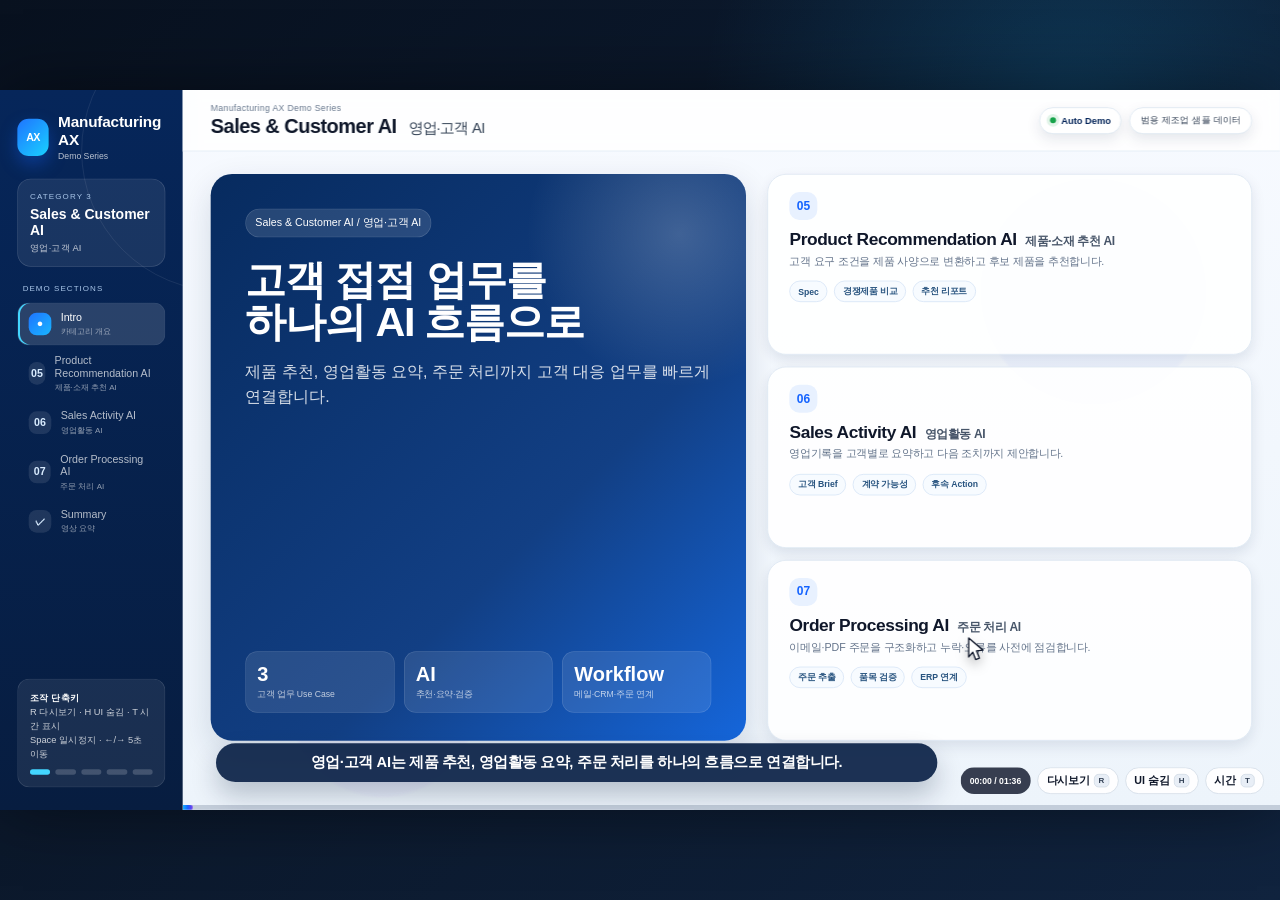
<file: assets/videos/category3_sales_customer_ai_demo.html>
<!doctype html>
<html lang="ko">
<head>
  <meta charset="utf-8" />
  <meta name="viewport" content="width=device-width, initial-scale=1" />
  <title>Manufacturing AX - Sales & Customer AI / 영업·고객 AI</title>
  <style>
    :root{
      --navy:#06265a; --navy2:#0a3773; --blue:#1463ff; --sky:#18b6ff; --mint:#20c997;
      --green:#16a34a; --amber:#f59e0b; --red:#ef4444; --purple:#7c3aed;
      --ink:#0f172a; --muted:#64748b; --line:#d7e2ef; --bg:#edf4fb; --soft:#f7faff; --card:#fff;
      --shadow:0 18px 50px rgba(8,32,68,.14); --shadow2:0 8px 20px rgba(8,32,68,.10);
    }
    *{box-sizing:border-box}
    html,body{margin:0;width:100%;height:100%;overflow:hidden;background:#08111f;font-family:-apple-system,BlinkMacSystemFont,"Segoe UI","Noto Sans KR","Apple SD Gothic Neo",Arial,sans-serif;color:var(--ink)}
    #viewport{position:fixed;inset:0;background:radial-gradient(circle at 84% 12%,rgba(24,182,255,.18),transparent 28%),linear-gradient(135deg,#08111f 0%,#10233e 100%);overflow:hidden}
    #stage{position:absolute;width:1920px;height:1080px;transform-origin:top left;background:var(--bg);overflow:hidden;box-shadow:0 0 100px rgba(0,0,0,.45)}
    .noise{position:absolute;inset:0;pointer-events:none;opacity:.08;background-image:radial-gradient(rgba(7,43,95,.22) .8px,transparent .8px);background-size:18px 18px;mix-blend-mode:multiply}
    .app{position:absolute;inset:0;display:grid;grid-template-columns:274px 1fr;background:linear-gradient(180deg,#f7faff 0%,#edf4fb 100%)}
    .sidebar{position:relative;overflow:hidden;background:linear-gradient(180deg,#06265a 0%,#071d40 100%);color:#fff;padding:34px 26px;display:flex;flex-direction:column;gap:26px}.sidebar:after{content:"";position:absolute;width:420px;height:420px;border:1px solid rgba(255,255,255,.12);border-radius:999px;right:-270px;top:-120px}.brand,.category-badge,.menu,.sidebar-foot{position:relative;z-index:1}.brand{display:flex;align-items:center;gap:14px}.brand-logo{width:56px;height:56px;border-radius:17px;display:grid;place-items:center;background:linear-gradient(135deg,#1f74ff,#19d1ff);box-shadow:0 12px 26px rgba(20,99,255,.35);font-weight:900;letter-spacing:-1px}.brand-title strong{display:block;font-size:23px;letter-spacing:-.3px}.brand-title span{display:block;margin-top:4px;font-size:13px;color:rgba(255,255,255,.72)}.category-badge{padding:18px;border:1px solid rgba(255,255,255,.16);background:rgba(255,255,255,.08);border-radius:20px}.category-badge small{display:block;font-size:12px;color:#a9c6e9;letter-spacing:.14em;text-transform:uppercase}.category-badge b{display:block;margin-top:8px;font-size:21px}.category-badge span{display:block;margin-top:6px;font-size:14px;color:rgba(255,255,255,.75)}
    .menu{display:flex;flex-direction:column;gap:10px}.menu-title{font-size:12px;color:#a9c6e9;letter-spacing:.13em;text-transform:uppercase;margin:0 0 4px 8px}.menu-item{height:64px;display:flex;align-items:center;gap:14px;padding:0 16px;border-radius:17px;color:rgba(255,255,255,.70);font-size:16px;line-height:1.18;transition:.25s ease;border:1px solid transparent}.menu-item .idx{width:34px;height:34px;border-radius:12px;display:grid;place-items:center;background:rgba(255,255,255,.10);font-weight:800;color:#d9ecff}.menu-item.active{color:#fff;background:rgba(255,255,255,.14);box-shadow:inset 3px 0 0 #43d6ff;border-color:rgba(255,255,255,.08)}.menu-item.active .idx{background:linear-gradient(135deg,#1f74ff,#18b6ff);color:#fff}.menu-item small{display:block;margin-top:4px;color:rgba(255,255,255,.56);font-size:12px}.sidebar-foot{margin-top:auto;padding:18px;border:1px solid rgba(255,255,255,.14);background:rgba(255,255,255,.08);border-radius:18px;color:rgba(255,255,255,.78);font-size:14px;line-height:1.5}.sidebar-foot b{color:#fff}.dots{display:flex;gap:8px;margin-top:12px}.dot{height:8px;flex:1;border-radius:10px;background:rgba(255,255,255,.18)}.dot.active{background:#43d6ff}
    .main{display:grid;grid-template-rows:92px 1fr;min-width:0}.topbar{display:flex;align-items:center;justify-content:space-between;padding:0 42px;border-bottom:1px solid #dce7f4;background:rgba(255,255,255,.82);backdrop-filter:blur(12px)}.crumb small{display:block;font-size:13px;color:var(--muted);letter-spacing:.04em}.crumb h1{margin:3px 0 0;font-size:30px;letter-spacing:-.8px}.crumb h1 span{font-weight:500;color:#334155;font-size:22px;margin-left:10px}.top-actions{display:flex;align-items:center;gap:12px}.pill{height:40px;padding:0 15px;border:1px solid var(--line);border-radius:999px;background:#fff;display:flex;align-items:center;gap:8px;color:#334155;font-size:14px;box-shadow:var(--shadow2)}.pill b{color:var(--navy)}.live-dot{width:9px;height:9px;border-radius:50%;background:var(--green);box-shadow:0 0 0 5px rgba(22,163,74,.12)}
    .content{position:relative;min-width:0;overflow:hidden}.layer{position:absolute;inset:34px 42px 104px 42px;opacity:0;transform:translateY(14px) scale(.994);pointer-events:none;transition:opacity .28s ease,transform .28s ease}.layer.visible{opacity:1;transform:translateY(0) scale(1);pointer-events:auto}.bg-orb{position:absolute;border-radius:999px;filter:blur(2px);opacity:.40}.orb1{width:340px;height:340px;background:rgba(20,99,255,.08);right:110px;top:40px}.orb2{width:280px;height:280px;background:rgba(124,58,237,.09);left:160px;bottom:20px}
    .hero{height:100%;display:grid;grid-template-columns:1.05fr .95fr;gap:32px}.hero-card{border-radius:32px;background:linear-gradient(135deg,#072b5f 0%,#123f84 62%,#1566db 100%);color:#fff;padding:52px;box-shadow:var(--shadow);position:relative;overflow:hidden}.hero-card:before{content:"";position:absolute;right:-170px;top:-180px;width:540px;height:540px;border-radius:50%;background:radial-gradient(circle,rgba(255,255,255,.20),transparent 60%)}.hero-kicker{display:inline-flex;gap:10px;align-items:center;padding:10px 14px;border-radius:999px;background:rgba(255,255,255,.12);border:1px solid rgba(255,255,255,.16);font-size:16px}.hero-card h2{position:relative;margin:32px 0 14px;font-size:62px;line-height:1.02;letter-spacing:-2px}.hero-card h2 span{display:block;font-size:34px;font-weight:600;color:#cae5ff;margin-top:10px}.hero-card p{position:relative;font-size:24px;line-height:1.55;color:rgba(255,255,255,.83);max-width:740px}.hero-metrics{position:absolute;left:52px;right:52px;bottom:42px;display:grid;grid-template-columns:repeat(3,1fr);gap:14px}.metric{padding:17px;border:1px solid rgba(255,255,255,.15);background:rgba(255,255,255,.10);border-radius:18px}.metric b{display:block;font-size:30px}.metric span{display:block;margin-top:4px;color:rgba(255,255,255,.72);font-size:13px}.overview{display:grid;grid-template-rows:repeat(3,1fr);gap:18px}.overview-card{background:rgba(255,255,255,.88);border:1px solid var(--line);border-radius:28px;padding:26px 32px;box-shadow:var(--shadow2);position:relative;overflow:hidden}.overview-card .num{width:42px;height:42px;border-radius:15px;background:#e8f1ff;color:var(--blue);display:grid;place-items:center;font-weight:900;font-size:18px}.overview-card h3{margin:14px 0 5px;font-size:26px;letter-spacing:-.6px}.overview-card h3 span{font-size:18px;color:#475569;font-weight:600;margin-left:6px}.overview-card p{margin:0;color:#64748b;font-size:16px;line-height:1.45}.chips{display:flex;gap:10px;margin-top:18px;flex-wrap:wrap}.chip{height:32px;padding:0 12px;border-radius:999px;border:1px solid #cfe0f4;background:#f7fbff;color:#27537f;display:flex;align-items:center;font-size:13px;font-weight:700}
    .workspace{height:100%;display:grid;grid-template-columns:322px 1fr 388px;gap:22px}.panel{background:rgba(255,255,255,.92);border:1px solid var(--line);border-radius:24px;box-shadow:var(--shadow2);overflow:hidden}.panel-head{height:62px;display:flex;align-items:center;justify-content:space-between;padding:0 22px;border-bottom:1px solid #e3edf8;background:rgba(255,255,255,.78)}.panel-head h3{margin:0;font-size:18px;letter-spacing:-.2px}.panel-head span{font-size:13px;color:var(--muted)}.panel-body{padding:18px}.section-label{font-size:12px;letter-spacing:.12em;text-transform:uppercase;color:#7d8da3;font-weight:800;margin-bottom:11px}.usecase-title{height:70px;display:flex;align-items:center;justify-content:space-between;gap:16px;background:#fff;border:1px solid var(--line);border-radius:22px;padding:0 24px;box-shadow:var(--shadow2);margin-bottom:18px}.usecase-title h2{margin:0;font-size:26px;letter-spacing:-.7px;color:var(--navy)}.usecase-title h2 span{font-size:18px;color:#475569;font-weight:600;margin-left:8px}.usecase-title p{margin:4px 0 0;color:#64748b;font-size:14px;font-weight:650}.badge{height:38px;padding:0 14px;border-radius:999px;background:#eef6ff;border:1px solid #cfe4ff;color:#1463ff;display:flex;align-items:center;font-weight:900;font-size:13px;white-space:nowrap}.workspace-mid{display:grid;grid-template-rows:70px 1fr;min-width:0}
    .input-area{border:1px solid #dbe7f5;background:#f7fbff;border-radius:20px;padding:18px;transition:.25s ease}.input-area.active{border-color:var(--blue);background:#eef6ff;box-shadow:0 0 0 7px rgba(20,99,255,.08)}.input-ico{width:54px;height:54px;margin:0 auto 10px;border-radius:18px;background:linear-gradient(135deg,#1463ff,#18b6ff);display:grid;place-items:center;color:#fff;font-weight:900;font-size:22px}.input-area b{display:block;color:#0d2f62;font-size:16px;text-align:center}.input-area span{display:block;margin-top:6px;color:#64748b;font-size:13px;line-height:1.35;text-align:center}.file-list{margin-top:16px;display:flex;flex-direction:column;gap:10px}.file-card,.info-card{display:flex;align-items:center;justify-content:space-between;gap:10px;background:#fff;border:1px solid #e0e9f5;border-radius:16px;padding:13px 14px;opacity:.34;transform:translateY(8px);transition:.25s}.file-card.show,.info-card.show{opacity:1;transform:translateY(0)}.file-card b,.info-card b{font-size:13px;color:#0d2f62}.file-card span,.info-card span{font-size:12px;color:#64748b}.file-card i,.info-card i{font-style:normal;font-size:12px;font-weight:900;color:#16a34a;background:#ecfdf5;border-radius:999px;padding:5px 8px}.rule-card{background:#fff;border:1px solid #e3edf8;border-radius:18px;padding:15px;margin-top:12px}.rule-card b{display:block;font-size:15px;color:var(--navy);margin-bottom:7px}.rule-card span{display:block;color:#64748b;font-size:13px;line-height:1.45}.step-list{display:flex;flex-direction:column;gap:11px;margin-top:16px}.step{display:flex;gap:12px;align-items:center;padding:13px;border-radius:16px;border:1px solid #e4edf8;background:#fff;color:#64748b}.step .circle{width:28px;height:28px;border-radius:50%;display:grid;place-items:center;background:#edf4fb;color:#64748b;font-weight:900;font-size:13px}.step.active{border-color:#b9d7ff;background:#f0f7ff;color:#0f376e}.step.active .circle{background:linear-gradient(135deg,#1463ff,#18b6ff);color:#fff}.step.done{border-color:#c8f0df;background:#f1fcf7;color:#166534}.step.done .circle{background:#16a34a;color:#fff}.step b{display:block;font-size:14px}.step span{display:block;font-size:12px;margin-top:3px;color:inherit;opacity:.72}
    .screen-card{position:relative;height:100%;border:1px solid var(--line);border-radius:26px;background:#fff;box-shadow:var(--shadow2);overflow:hidden}.screen-toolbar{height:54px;background:#f7fbff;border-bottom:1px solid #e4edf8;display:flex;align-items:center;justify-content:space-between;padding:0 18px}.lights{display:flex;gap:8px}.light{width:10px;height:10px;border-radius:50%;background:#ff6b6b}.light:nth-child(2){background:#fbbf24}.light:nth-child(3){background:#22c55e}.toolbar-title{font-weight:900;color:#0d2f62}.screen-body{position:absolute;inset:54px 0 0;display:grid;grid-template-columns:1.06fr .94fr;gap:18px;padding:18px;background:linear-gradient(180deg,#fff,#f8fbff)}.document-preview{position:relative;background:#fff;border:1px solid #dfe8f4;border-radius:20px;overflow:hidden;padding:22px;box-shadow:inset 0 0 0 1px rgba(255,255,255,.65)}.doc-header{height:54px;border-bottom:3px solid #1c3f75;display:flex;align-items:center;justify-content:space-between;color:#123b70}.doc-header b{font-size:20px}.doc-grid{margin-top:18px;border:1px solid #b8c7dc}.doc-row{display:grid;grid-template-columns:128px 1fr;border-bottom:1px solid #d0dbea;min-height:36px}.doc-row:last-child{border-bottom:0}.doc-row label{background:#edf4fb;border-right:1px solid #d0dbea;padding:9px 10px;font-size:12px;font-weight:800;color:#294363}.doc-row span{padding:9px 10px;font-size:13px;color:#1e293b}.doc-table{margin-top:18px;border:1px solid #b8c7dc}.doc-table .tr{display:grid;grid-template-columns:60px 1fr 86px 88px 96px;border-bottom:1px solid #d0dbea;min-height:33px}.doc-table .tr:last-child{border-bottom:0}.doc-table .tr div{padding:8px 9px;border-right:1px solid #d0dbea;font-size:12px}.doc-table .tr div:last-child{border-right:0}.doc-table .th div{background:#edf4fb;color:#294363;font-weight:900}.product-card-list{display:grid;grid-template-columns:repeat(2,1fr);gap:12px;margin-top:16px}.mini-product{border:1px solid #dfe8f4;border-radius:16px;background:#fff;padding:14px;opacity:.25;transform:translateY(8px);transition:.25s}.mini-product.show{opacity:1;transform:translateY(0)}.mini-product b{display:block;color:#0d2f62}.mini-product span{display:block;margin-top:5px;color:#64748b;font-size:12px}.mini-product strong{display:block;margin-top:8px;color:#16a34a;font-size:18px}.table-wrap{background:#fff;border:1px solid #dfe8f4;border-radius:20px;overflow:hidden}.result-table{width:100%;border-collapse:collapse;font-size:13px}.result-table th{background:#edf4fb;color:#294363;text-align:left;padding:12px;font-size:12px}.result-table td{padding:11px 12px;border-top:1px solid #e5edf7;color:#334155}.result-table tbody tr{opacity:.24;transform:translateY(8px);transition:.25s}.result-table tbody tr.show{opacity:1;transform:translateY(0)}.ok{color:#16a34a;font-weight:900}.warn{color:#d97706;font-weight:900}.err{color:#dc2626;font-weight:900}.tag{display:inline-flex;height:28px;align-items:center;border-radius:999px;padding:0 10px;font-size:12px;font-weight:900;background:#eef6ff;color:#1463ff}.tag.green{background:#ecfdf5;color:#16a34a}.tag.orange{background:#fff7ed;color:#d97706}.tag.red{background:#fef2f2;color:#dc2626}.tag.purple{background:#f5f3ff;color:#7c3aed}.scan-line{position:absolute;left:22px;right:22px;height:3px;background:linear-gradient(90deg,transparent,#18b6ff,transparent);box-shadow:0 0 14px rgba(24,182,255,.7);opacity:0}.scan-line.show{animation:scan 2.2s ease-in-out infinite;opacity:1}@keyframes scan{0%{top:86px}50%{top:460px}100%{top:86px}}
    .right-status{display:grid;grid-template-rows:auto 1fr;gap:14px}.ai-card{border:1px solid #dfe8f4;border-radius:20px;background:#fff;padding:17px;box-shadow:0 6px 14px rgba(8,32,68,.05)}.ai-card h4{margin:0;color:#0d2f62;font-size:16px}.ai-card p{margin:8px 0 0;color:#64748b;line-height:1.45;font-size:13px}.ai-card ul{margin:10px 0 0;padding-left:19px;color:#334155;line-height:1.55;font-size:13px}.progress-rail{height:10px;background:#e9f1fb;border-radius:999px;overflow:hidden;margin-top:12px}.bar{height:100%;width:0;background:linear-gradient(90deg,#20c997,#1463ff);transition:.4s;border-radius:999px}.bar.w25{width:25%}.bar.w50{width:50%}.bar.w75{width:75%}.bar.w100{width:100%}.action-btn{height:44px;border-radius:14px;border:1px solid #cfe4ff;background:#eef6ff;color:#1463ff;font-weight:900;display:flex;align-items:center;justify-content:center;margin-top:14px}.action-btn.done{background:linear-gradient(135deg,#1463ff,#18b6ff);color:#fff;border-color:transparent;box-shadow:0 10px 18px rgba(20,99,255,.24)}
    .email-preview{background:#fff;border:1px solid #dfe8f4;border-radius:20px;overflow:hidden}.email-top{height:44px;background:#f3f7fd;border-bottom:1px solid #dfe8f4;display:flex;align-items:center;padding:0 14px;gap:10px;color:#64748b;font-size:12px}.email-body{padding:18px}.email-body b{display:block;color:#0d2f62;font-size:17px}.email-body p{white-space:pre-line;color:#334155;line-height:1.55;font-size:13px}.order-lines{margin-top:14px;display:flex;flex-direction:column;gap:9px}.order-line{border:1px solid #e2eaf6;border-radius:13px;background:#f9fbff;padding:10px 12px;display:flex;justify-content:space-between;color:#334155;font-size:13px;opacity:.3;transform:translateY(7px);transition:.25s}.order-line.show{opacity:1;transform:translateY(0)}
    .modal-backdrop{position:absolute;inset:0;display:none;align-items:center;justify-content:center;background:rgba(9,30,66,.22);backdrop-filter:blur(4px);z-index:30}.modal-backdrop.show{display:flex}.modal{width:940px;background:#fff;border:1px solid #dbe7f5;border-radius:30px;box-shadow:var(--shadow);overflow:hidden;transform:translateY(18px) scale(.97);opacity:0;animation:modalIn .25s ease forwards}@keyframes modalIn{to{transform:translateY(0) scale(1);opacity:1}}.modal-head{height:76px;background:#f8fbff;border-bottom:1px solid #e4edf8;display:flex;align-items:center;justify-content:space-between;padding:0 28px}.modal-head h3{margin:0;color:#0d2f62;font-size:24px}.modal-body{padding:26px}.compare-grid{display:grid;grid-template-columns:1fr 1fr 1fr;gap:16px}.compare-card{border:1px solid #e2eaf6;border-radius:20px;padding:18px;background:#fff}.compare-card h4{margin:0 0 10px;color:#0d2f62}.compare-card .score{font-size:30px;font-weight:900;color:#16a34a;margin-top:12px}.mail-box{border:1px solid #e2eaf6;border-radius:20px;background:#fff;padding:18px}.mail-box b{display:block;color:#0d2f62}.mail-box p{white-space:pre-line;color:#334155;line-height:1.6;font-size:14px}.toast{position:absolute;right:34px;top:108px;width:420px;border-radius:20px;background:#082a5b;color:#fff;padding:18px 20px;box-shadow:var(--shadow);z-index:80;display:flex;align-items:center;gap:14px;opacity:0;transform:translateY(-18px);transition:.35s ease}.toast.show{opacity:1;transform:translateY(0)}.toast .check{width:36px;height:36px;border-radius:999px;display:grid;place-items:center;background:#23c58f;font-weight:900}.toast b{display:block;font-size:17px}.toast span{display:block;font-size:13px;color:rgba(255,255,255,.72);margin-top:3px}
    .subtitle{position:absolute;left:324px;right:514px;bottom:42px;height:58px;border-radius:999px;background:rgba(5,28,66,.90);box-shadow:0 20px 40px rgba(6,24,55,.24);z-index:50;display:flex;align-items:center;justify-content:center;padding:0 28px}.subtitle-text{color:#fff;font-size:22px;font-weight:850;text-align:center;letter-spacing:-.3px}.progress{position:absolute;left:274px;right:0;bottom:0;height:8px;background:rgba(8,32,68,.18);z-index:94;cursor:pointer}.progress-fill{height:100%;width:0;background:linear-gradient(90deg,#18b6ff,#1463ff,#7c3aed);border-radius:0 999px 999px 0}.controls{position:absolute;right:24px;bottom:24px;z-index:96;display:flex;align-items:center;gap:10px;transition:.2s}.controls.hideControls{opacity:0;pointer-events:none}.time-badge{height:40px;min-width:104px;border-radius:999px;padding:0 14px;background:rgba(15,23,42,.82);color:#fff;display:grid;place-items:center;font-weight:900;font-size:13px}.time-badge.hideTime{display:none}.ctrl{height:40px;border:1px solid #cbd5e1;border-radius:999px;padding:0 13px;background:rgba(255,255,255,.90);display:flex;align-items:center;gap:7px;font-weight:850;color:#0f172a;cursor:pointer}.ctrl kbd{font-family:inherit;font-size:12px;padding:2px 6px;border-radius:7px;background:#e8eef6;border:1px solid #cbd5e1;color:#334155}.cursor{position:absolute;z-index:90;width:28px;height:36px;pointer-events:none;filter:drop-shadow(0 8px 9px rgba(0,0,0,.25));transform:translate(1450px,820px);transition:transform .45s cubic-bezier(.2,.9,.2,1)}.pulse{position:absolute;z-index:89;width:26px;height:26px;border:2px solid rgba(20,99,255,.72);border-radius:999px;opacity:0;pointer-events:none}.pulse.show{animation:pulseClick .5s ease}@keyframes pulseClick{0%{opacity:0;transform:scale(.35)}20%{opacity:1}100%{opacity:0;transform:scale(1.8)}}
  </style>
</head>
<body>
<div id="viewport"><div id="stage">
  <div class="app">
    <aside class="sidebar">
      <div class="brand"><div class="brand-logo">AX</div><div class="brand-title"><strong>Manufacturing AX</strong><span>Demo Series</span></div></div>
      <div class="category-badge"><small>Category 3</small><b>Sales & Customer AI</b><span>영업·고객 AI</span></div>
      <nav class="menu"><div class="menu-title">Demo Sections</div>
        <div class="menu-item active" id="navIntro"><div class="idx">●</div><div>Intro<small>카테고리 개요</small></div></div>
        <div class="menu-item" id="navProduct"><div class="idx">05</div><div>Product Recommendation AI<small>제품·소재 추천 AI</small></div></div>
        <div class="menu-item" id="navSales"><div class="idx">06</div><div>Sales Activity AI<small>영업활동 AI</small></div></div>
        <div class="menu-item" id="navOrder"><div class="idx">07</div><div>Order Processing AI<small>주문 처리 AI</small></div></div>
        <div class="menu-item" id="navEnd"><div class="idx">✓</div><div>Summary<small>영상 요약</small></div></div>
      </nav>
      <div class="sidebar-foot"><b>조작 단축키</b><br>R 다시보기 · H UI 숨김 · T 시간 표시<br>Space 일시정지 · ←/→ 5초 이동<div class="dots"><div class="dot active" id="dotIntro"></div><div class="dot" id="dotProduct"></div><div class="dot" id="dotSales"></div><div class="dot" id="dotOrder"></div><div class="dot" id="dotEnd"></div></div></div>
    </aside>
    <main class="main">
      <header class="topbar"><div class="crumb"><small>Manufacturing AX Demo Series</small><h1 id="topTitle">Sales & Customer AI <span>영업·고객 AI</span></h1></div><div class="top-actions"><div class="pill"><span class="live-dot"></span><b>Auto Demo</b></div><div class="pill">범용 제조업 샘플 데이터</div></div></header>
      <section class="content">
        <div class="bg-orb orb1"></div><div class="bg-orb orb2"></div>
        <section class="layer visible" id="introLayer">
          <div class="hero"><div class="hero-card"><div class="hero-kicker">Sales & Customer AI / 영업·고객 AI</div><h2>고객 접점 업무를<br>하나의 AI 흐름으로</h2><p>제품 추천, 영업활동 요약, 주문 처리까지 고객 대응 업무를 빠르게 연결합니다.</p><div class="hero-metrics"><div class="metric"><b>3</b><span>고객 업무 Use Case</span></div><div class="metric"><b>AI</b><span>추천·요약·검증</span></div><div class="metric"><b>Workflow</b><span>메일·CRM·주문 연계</span></div></div></div>
            <div class="overview"><div class="overview-card"><div class="num">05</div><h3>Product Recommendation AI <span>제품·소재 추천 AI</span></h3><p>고객 요구 조건을 제품 사양으로 변환하고 후보 제품을 추천합니다.</p><div class="chips"><span class="chip">Spec</span><span class="chip">경쟁제품 비교</span><span class="chip">추천 리포트</span></div></div><div class="overview-card"><div class="num">06</div><h3>Sales Activity AI <span>영업활동 AI</span></h3><p>영업기록을 고객별로 요약하고 다음 조치까지 제안합니다.</p><div class="chips"><span class="chip">고객 Brief</span><span class="chip">계약 가능성</span><span class="chip">후속 Action</span></div></div><div class="overview-card"><div class="num">07</div><h3>Order Processing AI <span>주문 처리 AI</span></h3><p>이메일·PDF 주문을 구조화하고 누락·오류를 사전에 점검합니다.</p><div class="chips"><span class="chip">주문 추출</span><span class="chip">품목 검증</span><span class="chip">ERP 연계</span></div></div></div>
          </div>
        </section>
        <section class="layer" id="productLayer">
          <div class="workspace"><aside class="panel"><div class="panel-head"><h3>입력 정보</h3><span id="productInputStatus">대기</span></div><div class="panel-body"><div class="section-label">고객 요청</div><div class="input-area" id="productInput"><div class="input-ico">⌕</div><b>고객 요구 조건 입력</b><span>내열성, 충격강도, 납기 조건을 자연어로 입력합니다.</span></div><div class="file-list"><div class="info-card" id="prodInfo1"><div><b>요구 용도</b><span>자동차 전장 하우징</span></div><i>인식</i></div><div class="info-card" id="prodInfo2"><div><b>필수 조건</b><span>고내열 · 충격강도 · RoHS</span></div><i>인식</i></div><div class="info-card" id="prodInfo3"><div><b>경쟁제품</b><span>COMP-X 2200G</span></div><i>인식</i></div></div><div class="step-list"><div class="step" id="productStep1"><div class="circle">1</div><div><b>요구 조건 정리</b><span>자연어를 사양 조건으로 변환</span></div></div><div class="step" id="productStep2"><div class="circle">2</div><div><b>후보 제품 검색</b><span>제품 Master와 Spec 비교</span></div></div><div class="step" id="productStep3"><div class="circle">3</div><div><b>경쟁제품 비교</b><span>물성·인증·납기 비교</span></div></div><div class="step" id="productStep4"><div class="circle">4</div><div><b>추천 리포트</b><span>영업 공유용 리포트 생성</span></div></div></div></div></aside>
            <section class="workspace-mid"><div class="usecase-title"><div><h2>Product Recommendation AI <span>제품·소재 추천 AI</span></h2><p>고객 요구 조건을 제품 사양으로 변환하고, 적합 제품을 추천합니다.</p></div><div class="badge" id="productBadge">추천 준비</div></div><div class="screen-card"><div class="screen-toolbar"><div class="lights"><div class="light"></div><div class="light"></div><div class="light"></div></div><div class="toolbar-title">제품 추천 Workspace</div><div class="badge" id="productResultStatus">대기</div></div><div class="screen-body"><div class="document-preview"><div class="doc-header"><b>고객 요구서</b><span>ABC Automotive</span></div><div class="doc-grid"><div class="doc-row"><label>용도</label><span>자동차 전장 하우징</span></div><div class="doc-row"><label>요구 물성</label><span>내열 150℃ 이상, 충격강도 우수</span></div><div class="doc-row"><label>인증 조건</label><span>RoHS, 난연 등급 확인 필요</span></div><div class="doc-row"><label>납기</label><span>4주 내 샘플 공급</span></div><div class="doc-row"><label>비교 제품</label><span>COMP-X 2200G</span></div></div><div class="scan-line" id="productScan"></div><div class="product-card-list"><div class="mini-product" id="prodCard1"><b>AX-MR 150G</b><span>고내열 강화 소재</span><strong>92%</strong></div><div class="mini-product" id="prodCard2"><b>AX-MR 120F</b><span>난연 등급 보유</span><strong>86%</strong></div><div class="mini-product" id="prodCard3"><b>AX-EP 900</b><span>충격강도 우수</span><strong>81%</strong></div><div class="mini-product" id="prodCard4"><b>AX-Lite 70</b><span>원가 경쟁력</span><strong>74%</strong></div></div></div><div class="right-status"><div class="table-wrap"><table class="result-table"><thead><tr><th>후보 제품</th><th>적합도</th><th>상태</th></tr></thead><tbody><tr id="prodRow1"><td>AX-MR 150G</td><td>92%</td><td><span class="tag green">추천</span></td></tr><tr id="prodRow2"><td>AX-MR 120F</td><td>86%</td><td><span class="tag">검토</span></td></tr><tr id="prodRow3"><td>AX-EP 900</td><td>81%</td><td><span class="tag orange">조건 확인</span></td></tr><tr id="prodRow4"><td>AX-Lite 70</td><td>74%</td><td><span class="tag">대안</span></td></tr></tbody></table></div><div class="ai-card"><h4 id="productSummaryTitle">AI 추천 준비</h4><p id="productSummaryText">요구 조건이 입력되면 제품 Master와 Spec 기준으로 후보를 정리합니다.</p><ul id="productSummaryList"></ul><div class="action-btn" id="productAction">추천 리포트 생성</div></div></div></div></div></section>
            <aside class="panel"><div class="panel-head"><h3>AI 처리 현황</h3><span id="productAiStatus">대기</span></div><div class="panel-body"><div class="ai-card"><h4>조건 분석</h4><p>고객 요청을 제품 검색 조건으로 변환합니다.</p><div class="progress-rail"><div class="bar" id="productBar1"></div></div></div><div class="ai-card"><h4>제품 비교</h4><p>사양, 인증, 납기, 경쟁제품을 함께 비교합니다.</p><div class="progress-rail"><div class="bar" id="productBar2"></div></div></div><div class="rule-card"><b>추천 기준</b><span>용도 적합성 · 물성 조건 · 인증 · 샘플 공급 가능성</span></div><div class="rule-card"><b>결과</b><span>추천 제품 1건, 검토 후보 3건</span></div></div></aside></div>
        </section>
        <section class="layer" id="salesLayer">
          <div class="workspace"><aside class="panel"><div class="panel-head"><h3>고객 목록</h3><span id="salesInputStatus">대기</span></div><div class="panel-body"><div class="section-label">우선 고객</div><div class="input-area" id="salesInput"><div class="input-ico">★</div><b>ABC Automotive</b><span>최근 미팅, 샘플 요청, 구매팀 문의가 모두 발생했습니다.</span></div><div class="file-list"><div class="info-card" id="salesInfo1"><div><b>기술 미팅</b><span>내열·충격강도 조건 확인</span></div><i>완료</i></div><div class="info-card" id="salesInfo2"><div><b>샘플 요청</b><span>7월 테스트 일정 확인</span></div><i>완료</i></div><div class="info-card" id="salesInfo3"><div><b>구매 문의</b><span>단가와 공급 가능 수량 확인</span></div><i>완료</i></div></div><div class="step-list"><div class="step" id="salesStep1"><div class="circle">1</div><div><b>활동 이력 선택</b><span>고객별 CRM 기록 확인</span></div></div><div class="step" id="salesStep2"><div class="circle">2</div><div><b>고객 Brief 생성</b><span>미팅·메일·Task 요약</span></div></div><div class="step" id="salesStep3"><div class="circle">3</div><div><b>계약 가능성 분석</b><span>근거 기반 우선순위 판단</span></div></div><div class="step" id="salesStep4"><div class="circle">4</div><div><b>후속 Action 등록</b><span>담당자 업무로 전환</span></div></div></div></div></aside>
            <section class="workspace-mid"><div class="usecase-title"><div><h2>Sales Activity AI <span>영업활동 AI</span></h2><p>영업활동 이력을 고객별로 요약하고, 다음 조치를 제안합니다.</p></div><div class="badge" id="salesBadge">분석 준비</div></div><div class="screen-card"><div class="screen-toolbar"><div class="lights"><div class="light"></div><div class="light"></div><div class="light"></div></div><div class="toolbar-title">영업활동 Workspace</div><div class="badge" id="salesResultStatus">대기</div></div><div class="screen-body"><div class="document-preview"><div class="doc-header"><b>고객 Brief</b><span>ABC Automotive</span></div><div class="doc-grid"><div class="doc-row"><label>최근 활동</label><span>기술 미팅, 샘플 요청, 구매 문의</span></div><div class="doc-row"><label>고객 니즈</label><span>고내열 소재, 샘플 공급, 양산 납기</span></div><div class="doc-row"><label>Risk</label><span>경쟁제품 비교, 가격 협상</span></div><div class="doc-row"><label>다음 조치</label><span>견적 제출, 샘플 일정 확정</span></div></div><div class="scan-line" id="salesScan"></div><div class="product-card-list"><div class="mini-product" id="salesCard1"><b>계약 가능성</b><span>샘플 요청과 구매 문의 발생</span><strong>87%</strong></div><div class="mini-product" id="salesCard2"><b>예상 기회</b><span>전장 부품 양산 적용</span><strong>₩1.8B</strong></div><div class="mini-product" id="salesCard3"><b>주요 Risk</b><span>경쟁사 비교 테스트</span><strong>중간</strong></div><div class="mini-product" id="salesCard4"><b>권장 Action</b><span>견적·샘플·후속 미팅</span><strong>3건</strong></div></div></div><div class="right-status"><div class="table-wrap"><table class="result-table"><thead><tr><th>후속 Action</th><th>기한</th><th>상태</th></tr></thead><tbody><tr id="salesRow1"><td>견적서 제출</td><td>7월 3일</td><td><span class="tag orange">대기</span></td></tr><tr id="salesRow2"><td>샘플 발송 확인</td><td>7월 4일</td><td><span class="tag">진행</span></td></tr><tr id="salesRow3"><td>구매팀 미팅 예약</td><td>7월 5일</td><td><span class="tag green">추천</span></td></tr><tr id="salesRow4"><td>경쟁제품 비교표 공유</td><td>7월 8일</td><td><span class="tag red">주의</span></td></tr></tbody></table></div><div class="ai-card"><h4 id="salesSummaryTitle">AI Brief 준비</h4><p id="salesSummaryText">고객을 선택하면 CRM 활동 이력을 기반으로 Brief를 생성합니다.</p><ul id="salesSummaryList"></ul><div class="action-btn" id="salesAction">후속 Action 등록</div></div></div></div></div></section>
            <aside class="panel"><div class="panel-head"><h3>AI 처리 현황</h3><span id="salesAiStatus">대기</span></div><div class="panel-body"><div class="ai-card"><h4>활동 요약</h4><p>고객 미팅, 메일, Task를 시간순으로 정리합니다.</p><div class="progress-rail"><div class="bar" id="salesBar1"></div></div></div><div class="ai-card"><h4>영업 판단</h4><p>계약 가능성과 Risk를 함께 표시합니다.</p><div class="progress-rail"><div class="bar" id="salesBar2"></div></div></div><div class="rule-card"><b>분석 기준</b><span>샘플 요청 · 구매팀 접촉 · 일정 긴급도 · 경쟁제품 언급</span></div><div class="rule-card"><b>결과</b><span>계약 가능성 87%, 후속 Action 3건 생성</span></div></div></aside></div>
        </section>
        <section class="layer" id="orderLayer">
          <div class="workspace"><aside class="panel"><div class="panel-head"><h3>주문 접수</h3><span id="orderInputStatus">대기</span></div><div class="panel-body"><div class="section-label">주문 원문</div><div class="input-area" id="orderInput"><div class="input-ico">✉</div><b>주문 메일 업로드</b><span>이메일, PDF, 이미지 주문서를 AI가 읽어 주문정보로 변환합니다.</span></div><div class="file-list"><div class="file-card" id="orderFile1"><div><b>order_request_0701.eml</b><span>메일 본문 + 첨부 PDF</span></div><i>완료</i></div><div class="file-card" id="orderFile2"><div><b>customer_po_ABC.pdf</b><span>구매주문서</span></div><i>완료</i></div></div><div class="step-list"><div class="step" id="orderStep1"><div class="circle">1</div><div><b>주문 원문 인식</b><span>메일과 첨부 문서 확인</span></div></div><div class="step" id="orderStep2"><div class="circle">2</div><div><b>주문정보 추출</b><span>고객, 품목, 수량, 납기</span></div></div><div class="step" id="orderStep3"><div class="circle">3</div><div><b>품목 검증</b><span>제품명 표준화와 누락 확인</span></div></div><div class="step" id="orderStep4"><div class="circle">4</div><div><b>주문 확정</b><span>주문 시스템 등록 준비</span></div></div></div></div></aside>
            <section class="workspace-mid"><div class="usecase-title"><div><h2>Order Processing AI <span>주문 처리 AI</span></h2><p>주문 원문을 구조화하고, 품목·수량·납기 오류를 사전에 점검합니다.</p></div><div class="badge" id="orderBadge">주문 처리 준비</div></div><div class="screen-card"><div class="screen-toolbar"><div class="lights"><div class="light"></div><div class="light"></div><div class="light"></div></div><div class="toolbar-title">주문 처리 Workspace</div><div class="badge" id="orderResultStatus">대기</div></div><div class="screen-body"><div class="document-preview"><div class="email-preview"><div class="email-top">받은 메일 · ABC Automotive · 2026-07-01</div><div class="email-body"><b>7월 납품 요청드립니다</b><p>안녕하세요.
아래 품목으로 주문 요청드립니다.
AX-MR 150G 320kg, AX-MR 120F 120kg,
납품 희망일은 7월 15일입니다.
출하센터는 가능한 빠른 곳으로 배정 부탁드립니다.</p></div></div><div class="scan-line" id="orderScan"></div><div class="order-lines"><div class="order-line" id="orderLine1"><span>고객사</span><b>ABC Automotive</b></div><div class="order-line" id="orderLine2"><span>납품 희망일</span><b>2026-07-15</b></div><div class="order-line" id="orderLine3"><span>출하센터</span><b>AI 추천: 수도권 물류센터</b></div></div></div><div class="right-status"><div class="table-wrap"><table class="result-table"><thead><tr><th>품목</th><th>수량</th><th>상태</th></tr></thead><tbody><tr id="orderRow1"><td>AX-MR 150G</td><td>320kg</td><td><span class="tag green">정상</span></td></tr><tr id="orderRow2"><td>AX-MR 120F</td><td>120kg</td><td><span class="tag green">정상</span></td></tr><tr id="orderRow3"><td>배송 요청</td><td>빠른 센터</td><td><span class="tag orange">추천</span></td></tr><tr id="orderRow4"><td>특이사항</td><td>샘플 선출고</td><td><span class="tag">확인</span></td></tr></tbody></table></div><div class="ai-card"><h4 id="orderSummaryTitle">주문 처리 준비</h4><p id="orderSummaryText">주문 원문이 입력되면 AI가 주문 기본정보와 품목을 구조화합니다.</p><ul id="orderSummaryList"></ul><div class="action-btn" id="orderAction">주문 확정</div></div></div></div></div></section>
            <aside class="panel"><div class="panel-head"><h3>AI 처리 현황</h3><span id="orderAiStatus">대기</span></div><div class="panel-body"><div class="ai-card"><h4>주문 추출</h4><p>본문과 첨부파일에서 주문정보를 추출합니다.</p><div class="progress-rail"><div class="bar" id="orderBar1"></div></div></div><div class="ai-card"><h4>주문 검증</h4><p>제품명 표준화, 수량, 납기, 출하센터를 점검합니다.</p><div class="progress-rail"><div class="bar" id="orderBar2"></div></div></div><div class="rule-card"><b>검증 기준</b><span>고객코드 · 제품 Master · 재고 · 출하 가능일 · 특이사항</span></div><div class="rule-card"><b>결과</b><span>주문 2건 정상, 출하센터 추천 1건</span></div></div></aside></div>
        </section>
        <section class="layer" id="endingLayer"><div class="hero"><div class="hero-card"><div class="hero-kicker">Sales & Customer AI / 영업·고객 AI</div><h2>고객 대응은 더 빠르게,<br>후속 실행은 더 정확하게</h2><p>제품 추천, 영업활동 요약, 주문 처리까지 고객 접점 업무를 하나의 AI 업무 흐름으로 연결합니다.</p><div class="hero-metrics"><div class="metric"><b>제품</b><span>요구 조건 기반 추천</span></div><div class="metric"><b>영업</b><span>고객별 Action 제안</span></div><div class="metric"><b>주문</b><span>입력 오류 사전 점검</span></div></div></div><div class="overview"><div class="overview-card"><div class="num">✓</div><h3>Manufacturing AX</h3><p>현업 데이터를 읽고, 판단하고, 후속 업무까지 연결하는 실무형 AI 전환 방식입니다.</p><div class="chips"><span class="chip">고객 대응 속도 향상</span><span class="chip">입력 오류 예방</span><span class="chip">후속 업무 자동화</span></div></div><div class="overview-card"><div class="num">→</div><h3>Next Category</h3><p>다음 영상에서는 경영 영향도와 경영 분석 중심의 의사결정 AI를 소개합니다.</p><div class="chips"><span class="chip">Business Impact AI</span><span class="chip">Management Analytics AI</span></div></div><div class="overview-card"><div class="num">AX</div><h3>Demo Data Only</h3><p>본 영상은 범용 제조업 샘플 데이터로 제작된 시연 화면입니다.</p></div></div></div></section>
      </section>
    </main>
  </div>
  <div class="modal-backdrop" id="compareModal"><div class="modal"><div class="modal-head"><h3>제품 추천 비교 리포트</h3><span class="badge">추천 리포트</span></div><div class="modal-body"><div class="compare-grid"><div class="compare-card"><h4>AX-MR 150G</h4><p>내열성, 충격강도, 인증 조건을 가장 잘 충족합니다.</p><div class="score">92%</div></div><div class="compare-card"><h4>COMP-X 2200G</h4><p>경쟁제품 기준 물성은 유사하나 납기 조건이 불리합니다.</p><div class="score" style="color:#d97706">78%</div></div><div class="compare-card"><h4>추천 사유</h4><p>샘플 공급 가능성, 인증 보유, 기존 유사 고객 납품 경험을 고려했습니다.</p><div class="score" style="color:#1463ff">추천</div></div></div></div></div></div>
  <div class="modal-backdrop" id="salesModal"><div class="modal"><div class="modal-head"><h3>영업활동 요약 리포트</h3><span class="badge">자동 생성</span></div><div class="modal-body"><div class="mail-box"><b>ABC Automotive 고객 Brief</b><p>최근 7일 동안 기술 미팅, 샘플 요청, 구매팀 문의가 발생했습니다.

계약 가능성: 87%
주요 Risk: 경쟁제품 비교 테스트, 단가 협상
추천 Action: 견적 제출, 샘플 발송 일정 확정, 구매팀 후속 미팅 예약

후속 Action 3건을 영업 업무 목록에 등록할 수 있습니다.</p></div></div></div></div>
  <div class="modal-backdrop" id="orderModal"><div class="modal"><div class="modal-head"><h3>주문 확정 확인</h3><span class="badge">주문 시스템 등록</span></div><div class="modal-body"><div class="mail-box"><b>등록 예정 주문</b><p>고객사: ABC Automotive
납품 희망일: 2026-07-15
출하센터: 수도권 물류센터 추천

품목
- AX-MR 150G / 320kg
- AX-MR 120F / 120kg

주문정보 검증이 완료되었습니다. 주문 시스템에 등록할 수 있습니다.</p></div></div></div></div>
  <div class="toast" id="toast"><div class="check">✓</div><div><b id="toastTitle">처리 완료</b><span id="toastText">결과가 정리되었습니다.</span></div></div>
  <div class="subtitle"><div class="subtitle-text" id="subtitleText">영업·고객 AI는 제품 추천, 영업활동 요약, 주문 처리를 하나의 흐름으로 연결합니다.</div></div>
  <div class="progress" id="progressBar"><div class="progress-fill" id="progressFill"></div></div>
  <div class="controls" id="controls"><div class="time-badge" id="timeBadge">00:00 / 01:36</div><div class="ctrl" id="replayBtn">다시보기 <kbd>R</kbd></div><div class="ctrl" id="hideBtn">UI 숨김 <kbd>H</kbd></div><div class="ctrl" id="timeBtn">시간 <kbd>T</kbd></div></div>
  <div class="cursor" id="cursor"><svg viewBox="0 0 28 36" fill="none" xmlns="http://www.w3.org/2000/svg"><path d="M3 2L24.5 20.2L14.7 21.2L19.1 32.3L13.4 34.4L9.2 23.3L3 30.4V2Z" fill="white" stroke="#0f172a" stroke-width="2" stroke-linejoin="round"/></svg></div><div class="pulse" id="pulse"></div><div class="noise"></div>
</div></div>
<script>
const DURATION=96;
const $=s=>document.querySelector(s); const $$=s=>Array.from(document.querySelectorAll(s));
let startTs=performance.now(), raf=null, paused=false, pauseAt=0, current=0, controlsHidden=false, timeHidden=false;
const subtitles=[
  [0,'영업·고객 AI는 제품 추천, 영업활동 요약, 주문 처리를 하나의 흐름으로 연결합니다.'],
  [6,'고객 요구 조건을 입력하면 AI가 제품 사양으로 변환하고 후보 제품을 추천합니다.'],
  [15,'제품 Master와 경쟁제품 정보를 비교하여 가장 적합한 제품을 우선 제안합니다.'],
  [26,'추천 결과는 영업 공유용 리포트로 즉시 정리됩니다.'],
  [34,'CRM 활동 이력은 고객별 Brief로 요약되어 영업팀의 후속 조치를 돕습니다.'],
  [43,'AI가 미팅, 메일, 샘플 요청을 종합해 계약 가능성과 Risk를 판단합니다.'],
  [55,'추천된 후속 Action은 업무 목록으로 전환되어 누락을 줄입니다.'],
  [62,'주문 메일과 첨부 문서를 업로드하면 AI가 주문정보를 구조화합니다.'],
  [72,'고객, 품목, 수량, 납기, 출하센터를 자동으로 추출하고 검증합니다.'],
  [84,'검증된 주문은 주문 시스템 등록 전 최종 확인 화면으로 연결됩니다.'],
  [91,'고객 접점 업무가 하나의 AI 업무 흐름으로 연결됩니다.']
];
function fmt(t){t=Math.max(0,Math.min(DURATION,t)); const m=Math.floor(t/60), s=Math.floor(t%60); return `${String(m).padStart(2,'0')}:${String(s).padStart(2,'0')}`}
function scale(){const vp=$('#viewport'), st=$('#stage'); const s=Math.min(vp.clientWidth/1920, vp.clientHeight/1080); st.style.transform=`scale(${s})`; st.style.left=`${(vp.clientWidth-1920*s)/2}px`; st.style.top=`${(vp.clientHeight-1080*s)/2}px`;}
window.addEventListener('resize',scale); scale();
function on(id,flag=true){const el=$('#'+id); if(el) el.classList.toggle('show',!!flag)}
function active(id,flag=true){const el=$('#'+id); if(el) el.classList.toggle('active',!!flag)}
function done(id,flag=true){const el=$('#'+id); if(el) el.classList.toggle('done',!!flag)}
function setText(id,tx){const el=$('#'+id); if(el) el.textContent=tx}
function modal(id,flag){const el=$('#'+id); if(el) el.classList.toggle('show',!!flag)}
function layer(name){['intro','product','sales','order','ending'].forEach(n=>$('#'+n+'Layer').classList.toggle('visible',n===name)); ['navIntro','navProduct','navSales','navOrder','navEnd'].forEach(id=>$('#'+id).classList.remove('active')); ['dotIntro','dotProduct','dotSales','dotOrder','dotEnd'].forEach(id=>$('#'+id).classList.remove('active')); const nmap={intro:'navIntro',product:'navProduct',sales:'navSales',order:'navOrder',ending:'navEnd'}, dmap={intro:'dotIntro',product:'dotProduct',sales:'dotSales',order:'dotOrder',ending:'dotEnd'}; $('#'+nmap[name]).classList.add('active'); $('#'+dmap[name]).classList.add('active');}
function moveCursor(x,y,click=false){$('#cursor').style.transform=`translate(${x}px,${y}px)`; if(click){const p=$('#pulse');p.style.left=(x-13)+'px';p.style.top=(y-13)+'px';p.classList.remove('show');void p.offsetWidth;p.classList.add('show');}}
function setSteps(prefix,level){[1,2,3,4].forEach(i=>{const el=$(`#${prefix}Step${i}`); if(!el) return; el.classList.remove('active','done'); if(level>i) el.classList.add('done'); else if(level===i) el.classList.add('active');});}
function setBar(id,w){const el=$('#'+id); if(!el) return; el.className='bar'; if(w>=100) el.classList.add('w100'); else if(w>=75) el.classList.add('w75'); else if(w>=50) el.classList.add('w50'); else if(w>=25) el.classList.add('w25');}
function resetDynamic(){['compareModal','salesModal','orderModal'].forEach(id=>modal(id,false)); on('toast',false); ['productScan','salesScan','orderScan'].forEach(id=>on(id,false)); ['prodInfo1','prodInfo2','prodInfo3','prodCard1','prodCard2','prodCard3','prodCard4','prodRow1','prodRow2','prodRow3','prodRow4','salesInfo1','salesInfo2','salesInfo3','salesCard1','salesCard2','salesCard3','salesCard4','salesRow1','salesRow2','salesRow3','salesRow4','orderFile1','orderFile2','orderLine1','orderLine2','orderLine3','orderRow1','orderRow2','orderRow3','orderRow4'].forEach(id=>on(id,false)); ['productInput','salesInput','orderInput'].forEach(id=>active(id,false)); ['productBar1','productBar2','salesBar1','salesBar2','orderBar1','orderBar2'].forEach(id=>setBar(id,0));}
function render(t){current=t; resetDynamic(); $('#progressFill').style.width=(t/DURATION*100)+'%'; $('#timeBadge').textContent=`${fmt(t)} / ${fmt(DURATION)}`; let sub=subtitles[0][1]; for(const [st,tx] of subtitles){if(t>=st) sub=tx;} $('#subtitleText').textContent=sub; if(t<6){renderIntro(t);return;} if(t<34){renderProduct(t-6);return;} if(t<62){renderSales(t-34);return;} if(t<91){renderOrder(t-62);return;} renderEnding(t-91);}
function renderIntro(d){layer('intro'); $('#topTitle').innerHTML='Sales & Customer AI <span>영업·고객 AI</span>'; moveCursor(1450,820,false);}
function renderProduct(d){layer('product'); $('#topTitle').innerHTML='Product Recommendation AI <span>제품·소재 추천 AI</span>'; const step=d<5?1:d<13?2:d<21?3:4; setSteps('product',step); active('productInput',d>=1); ['prodInfo1','prodInfo2','prodInfo3'].forEach((id,i)=>on(id,d>=3+i*.6)); on('productScan',d>=5 && d<12); ['prodCard1','prodCard2','prodCard3','prodCard4'].forEach((id,i)=>on(id,d>=11+i*.9)); ['prodRow1','prodRow2','prodRow3','prodRow4'].forEach((id,i)=>on(id,d>=13+i*.8)); modal('compareModal',d>=20 && d<26); on('toast',d>=25 && d<28); if(d>=25){setText('toastTitle','추천 리포트 생성 완료'); setText('toastText','고객 요구 조건과 후보 제품 비교 결과가 정리되었습니다.');}
  setText('productInputStatus',d<3?'대기':d<6?'조건 인식 중':'조건 정리 완료'); setText('productBadge',d<6?'요구 조건 분석 중':d<14?'후보 제품 검색 중':d<21?'경쟁제품 비교 중':'추천 리포트 준비'); setText('productResultStatus',d<11?'대기':d<18?'추천 생성 중':'추천 완료'); setText('productAiStatus',d<6?'조건 분석':d<14?'제품 검색':d<21?'비교 분석':'리포트 생성'); setBar('productBar1',d<5?25:d<11?75:100); setBar('productBar2',d<12?25:d<20?75:100);
  if(d<18){setText('productSummaryTitle','AI 추천 준비'); setText('productSummaryText','고객 요구 조건을 제품 검색 조건으로 변환합니다.'); $('#productSummaryList').innerHTML=''; $('#productAction').className='action-btn'; setText('productAction','추천 리포트 생성');}
  else{setText('productSummaryTitle','제품 추천 결과'); setText('productSummaryText','고내열, 충격강도, 인증 조건을 기준으로 AX-MR 150G를 1순위로 추천합니다.'); $('#productSummaryList').innerHTML='<li>적합도 92% 후보 제품 선정</li><li>경쟁제품 대비 납기 조건 우수</li><li>샘플 공급 가능성 높음</li>'; $('#productAction').className='action-btn done'; setText('productAction','추천 리포트 생성 완료');}
  if(d<2) moveCursor(540,315,false); else if(d<5) moveCursor(520,322,true); else if(d<12) moveCursor(900,340,false); else if(d<19) moveCursor(1240,496,false); else if(d<24) moveCursor(1460,760,true); else moveCursor(1624,896,true);
}
function renderSales(d){layer('sales'); $('#topTitle').innerHTML='Sales Activity AI <span>영업활동 AI</span>'; const step=d<5?1:d<13?2:d<21?3:4; setSteps('sales',step); active('salesInput',d>=1); ['salesInfo1','salesInfo2','salesInfo3'].forEach((id,i)=>on(id,d>=3+i*.8)); on('salesScan',d>=5 && d<12); ['salesCard1','salesCard2','salesCard3','salesCard4'].forEach((id,i)=>on(id,d>=11+i*.9)); ['salesRow1','salesRow2','salesRow3','salesRow4'].forEach((id,i)=>on(id,d>=14+i*.8)); modal('salesModal',d>=21 && d<26); on('toast',d>=25 && d<28); if(d>=25){setText('toastTitle','후속 Action 등록 완료'); setText('toastText','견적, 샘플, 후속 미팅 업무가 영업 목록에 추가되었습니다.');}
  setText('salesInputStatus',d<3?'대기':d<6?'활동 이력 확인':'활동 이력 정리 완료'); setText('salesBadge',d<6?'활동 이력 분석 중':d<14?'고객 Brief 생성 중':d<21?'계약 가능성 분석 중':'후속 Action 준비'); setText('salesResultStatus',d<11?'대기':d<18?'Brief 생성 중':'분석 완료'); setText('salesAiStatus',d<6?'활동 요약':d<14?'Brief 생성':d<21?'영업 판단':'Action 등록'); setBar('salesBar1',d<6?25:d<12?75:100); setBar('salesBar2',d<12?25:d<20?75:100);
  if(d<18){setText('salesSummaryTitle','AI Brief 준비'); setText('salesSummaryText','고객 활동 이력을 분석하여 영업상황을 요약합니다.'); $('#salesSummaryList').innerHTML=''; $('#salesAction').className='action-btn'; setText('salesAction','후속 Action 등록');}
  else{setText('salesSummaryTitle','영업활동 분석 결과'); setText('salesSummaryText','ABC Automotive는 샘플 요청과 구매 문의가 모두 발생하여 우선 대응 고객으로 분류됩니다.'); $('#salesSummaryList').innerHTML='<li>계약 가능성 87%</li><li>주요 Risk: 경쟁제품 비교</li><li>견적 제출과 샘플 발송 우선</li>'; $('#salesAction').className='action-btn done'; setText('salesAction','후속 Action 등록 완료');}
  if(d<2) moveCursor(540,315,false); else if(d<5) moveCursor(510,322,true); else if(d<12) moveCursor(910,340,false); else if(d<19) moveCursor(1240,496,false); else if(d<24) moveCursor(1460,760,true); else moveCursor(1624,896,true);
}
function renderOrder(d){layer('order'); $('#topTitle').innerHTML='Order Processing AI <span>주문 처리 AI</span>'; const step=d<5?1:d<13?2:d<21?3:4; setSteps('order',step); active('orderInput',d>=1); ['orderFile1','orderFile2'].forEach((id,i)=>on(id,d>=3+i*.8)); on('orderScan',d>=5 && d<12); ['orderLine1','orderLine2','orderLine3'].forEach((id,i)=>on(id,d>=9+i*1.2)); ['orderRow1','orderRow2','orderRow3','orderRow4'].forEach((id,i)=>on(id,d>=13+i*.8)); modal('orderModal',d>=22 && d<28); on('toast',d>=26 && d<29); if(d>=26){setText('toastTitle','주문 처리 준비 완료'); setText('toastText','검증된 주문정보가 주문 시스템 등록 대기 상태로 전환되었습니다.');}
  setText('orderInputStatus',d<3?'대기':d<6?'주문 원문 인식':'업로드 완료'); setText('orderBadge',d<6?'주문 원문 분석 중':d<14?'주문정보 추출 중':d<22?'품목 검증 중':'주문 확정 준비'); setText('orderResultStatus',d<10?'대기':d<18?'추출 중':'검증 완료'); setText('orderAiStatus',d<6?'주문 인식':d<14?'정보 추출':d<22?'주문 검증':'등록 준비'); setBar('orderBar1',d<6?25:d<12?75:100); setBar('orderBar2',d<12?25:d<21?75:100);
  if(d<19){setText('orderSummaryTitle','주문 처리 준비'); setText('orderSummaryText','메일과 첨부 문서에서 주문정보를 구조화합니다.'); $('#orderSummaryList').innerHTML=''; $('#orderAction').className='action-btn'; setText('orderAction','주문 확정');}
  else{setText('orderSummaryTitle','주문 검증 결과'); setText('orderSummaryText','고객, 품목, 수량, 납기 정보가 정상 추출되었습니다. 출하센터는 AI 추천값을 적용할 수 있습니다.'); $('#orderSummaryList').innerHTML='<li>주문 품목 2건 정상</li><li>출하센터 자동 추천</li><li>특이사항은 주문 메모로 반영</li>'; $('#orderAction').className='action-btn done'; setText('orderAction','주문 확정 완료');}
  if(d<2) moveCursor(540,315,false); else if(d<5) moveCursor(520,322,true); else if(d<12) moveCursor(910,360,false); else if(d<20) moveCursor(1240,522,false); else if(d<26) moveCursor(1460,760,true); else moveCursor(1624,896,true);
}
function renderEnding(d){layer('ending'); $('#topTitle').innerHTML='Sales & Customer AI <span>영업·고객 AI</span>'; moveCursor(1450,820,false);}
function tick(){ if(!paused){ let elapsed=(performance.now()-startTs)/1000; if(elapsed>=DURATION){ startTs=performance.now(); elapsed=0; } render(elapsed); raf=requestAnimationFrame(tick); } }
function playFrom(t){ if(raf) cancelAnimationFrame(raf); startTs=performance.now()-t*1000; paused=false; tick(); }
function restartDemo(){ playFrom(0); }
function seek(delta){ playFrom(Math.max(0,Math.min(DURATION,current+delta))); }
function togglePause(){ if(paused){ playFrom(pauseAt); } else { paused=true; pauseAt=current; if(raf) cancelAnimationFrame(raf); } }
function toggleControls(){controlsHidden=!controlsHidden; $('#controls').classList.toggle('hideControls',controlsHidden);}
function toggleTime(){timeHidden=!timeHidden; $('#timeBadge').classList.toggle('hideTime',timeHidden);}
$('#replayBtn').addEventListener('click',restartDemo); $('#hideBtn').addEventListener('click',toggleControls); $('#timeBtn').addEventListener('click',toggleTime); $('#progressBar').addEventListener('click',e=>{const r=e.currentTarget.getBoundingClientRect(); playFrom((e.clientX-r.left)/r.width*DURATION);});
window.addEventListener('keydown',e=>{const k=e.key.toLowerCase(); if(k==='r') restartDemo(); if(k==='h') toggleControls(); if(k==='t') toggleTime(); if(e.code==='Space'){e.preventDefault(); togglePause();} if(e.key==='ArrowRight') seek(5); if(e.key==='ArrowLeft') seek(-5);});
setTimeout(()=>restartDemo(),350);
</script>
</body>
</html>
</file>
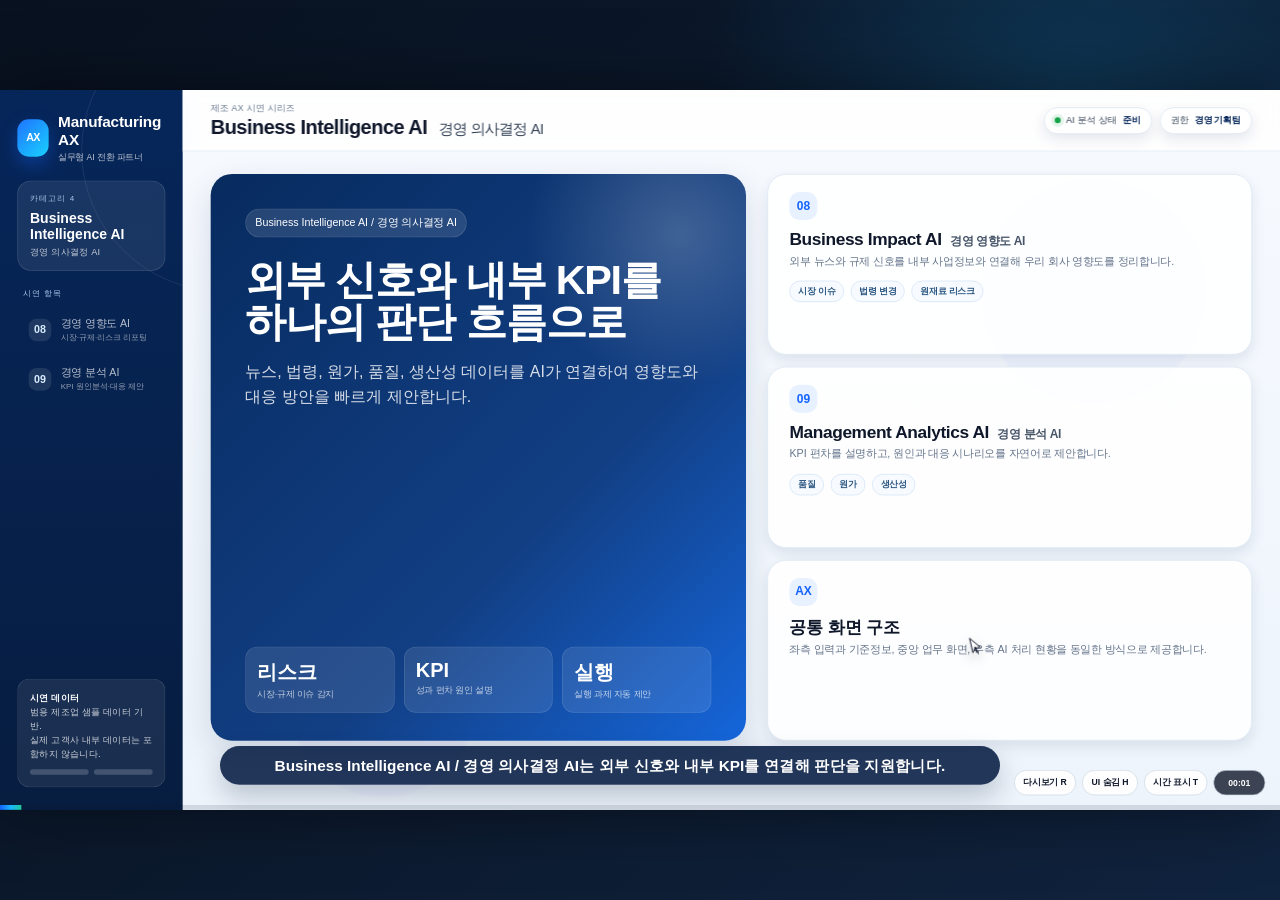
<file: assets/videos/category4_business_intelligence_ai_demo.html>
<!doctype html>
<html lang="ko">
<head>
  <meta charset="utf-8" />
  <meta name="viewport" content="width=device-width, initial-scale=1" />
  <title>Manufacturing AX - Business Intelligence AI / 경영 의사결정 AI</title>
  <style>
    :root{
      --navy:#06265a; --navy2:#0a3773; --blue:#1463ff; --sky:#18b6ff; --mint:#20c997;
      --green:#16a34a; --amber:#f59e0b; --red:#ef4444; --purple:#7c3aed; --teal:#0f766e;
      --ink:#0f172a; --muted:#64748b; --line:#d7e2ef; --bg:#edf4fb; --soft:#f7faff; --card:#fff;
      --shadow:0 18px 50px rgba(8,32,68,.14); --shadow2:0 8px 20px rgba(8,32,68,.10);
    }
    *{box-sizing:border-box}
    html,body{margin:0;width:100%;height:100%;overflow:hidden;background:#08111f;font-family:-apple-system,BlinkMacSystemFont,"Segoe UI","Noto Sans KR","Apple SD Gothic Neo",Arial,sans-serif;color:var(--ink)}
    #viewport{position:fixed;inset:0;background:radial-gradient(circle at 84% 12%,rgba(24,182,255,.18),transparent 28%),linear-gradient(135deg,#08111f 0%,#10233e 100%);overflow:hidden}
    #stage{position:absolute;width:1920px;height:1080px;transform-origin:top left;background:var(--bg);overflow:hidden;box-shadow:0 0 100px rgba(0,0,0,.45)}
    .noise{position:absolute;inset:0;pointer-events:none;opacity:.08;background-image:radial-gradient(rgba(7,43,95,.22) .8px,transparent .8px);background-size:18px 18px;mix-blend-mode:multiply}
    .app{position:absolute;inset:0;display:grid;grid-template-columns:274px 1fr;background:linear-gradient(180deg,#f7faff 0%,#edf4fb 100%)}
    .sidebar{position:relative;overflow:hidden;background:linear-gradient(180deg,#06265a 0%,#071d40 100%);color:#fff;padding:34px 26px;display:flex;flex-direction:column;gap:26px}.sidebar:after{content:"";position:absolute;width:420px;height:420px;border:1px solid rgba(255,255,255,.12);border-radius:999px;right:-270px;top:-120px}.brand,.category-badge,.menu,.sidebar-foot{position:relative;z-index:1}.brand{display:flex;align-items:center;gap:14px}.brand-logo{width:56px;height:56px;border-radius:17px;display:grid;place-items:center;background:linear-gradient(135deg,#1f74ff,#19d1ff);box-shadow:0 12px 26px rgba(20,99,255,.35);font-weight:900;letter-spacing:-1px}.brand-title strong{display:block;font-size:23px;letter-spacing:-.3px}.brand-title span{display:block;margin-top:4px;font-size:13px;color:rgba(255,255,255,.72)}.category-badge{padding:18px;border:1px solid rgba(255,255,255,.16);background:rgba(255,255,255,.08);border-radius:20px}.category-badge small{display:block;font-size:12px;color:#a9c6e9;letter-spacing:.14em;text-transform:uppercase}.category-badge b{display:block;margin-top:8px;font-size:21px}.category-badge span{display:block;margin-top:6px;font-size:14px;color:rgba(255,255,255,.75)}
    .menu{display:flex;flex-direction:column;gap:10px}.menu-title{font-size:12px;color:#a9c6e9;letter-spacing:.13em;text-transform:uppercase;margin:0 0 4px 8px}.menu-item{height:64px;display:flex;align-items:center;gap:14px;padding:0 16px;border-radius:17px;color:rgba(255,255,255,.70);font-size:16px;line-height:1.18;transition:.25s ease;border:1px solid transparent}.menu-item .idx{width:34px;height:34px;border-radius:12px;display:grid;place-items:center;background:rgba(255,255,255,.10);font-weight:800;color:#d9ecff}.menu-item.active{color:#fff;background:rgba(255,255,255,.14);box-shadow:inset 3px 0 0 #43d6ff;border-color:rgba(255,255,255,.08)}.menu-item.active .idx{background:linear-gradient(135deg,#1f74ff,#18b6ff);color:#fff}.menu-item small{display:block;margin-top:4px;color:rgba(255,255,255,.56);font-size:12px}.sidebar-foot{margin-top:auto;padding:18px;border:1px solid rgba(255,255,255,.14);background:rgba(255,255,255,.08);border-radius:18px;color:rgba(255,255,255,.78);font-size:14px;line-height:1.5}.sidebar-foot b{color:#fff}.dots{display:flex;gap:8px;margin-top:12px}.dot{height:8px;flex:1;border-radius:10px;background:rgba(255,255,255,.18)}.dot.active{background:#43d6ff}
    .main{display:grid;grid-template-rows:92px 1fr;min-width:0}.topbar{display:flex;align-items:center;justify-content:space-between;padding:0 42px;border-bottom:1px solid #dce7f4;background:rgba(255,255,255,.82);backdrop-filter:blur(12px)}.crumb small{display:block;font-size:13px;color:var(--muted);letter-spacing:.04em}.crumb h1{margin:3px 0 0;font-size:30px;letter-spacing:-.8px}.crumb h1 span{font-weight:500;color:#334155;font-size:22px;margin-left:10px}.top-actions{display:flex;align-items:center;gap:12px}.pill{height:40px;padding:0 15px;border:1px solid var(--line);border-radius:999px;background:#fff;display:flex;align-items:center;gap:8px;color:#334155;font-size:14px;box-shadow:var(--shadow2)}.pill b{color:var(--navy)}.live-dot{width:9px;height:9px;border-radius:50%;background:var(--green);box-shadow:0 0 0 5px rgba(22,163,74,.12)}
    .content{position:relative;min-width:0;overflow:hidden}.layer{position:absolute;inset:34px 42px 104px 42px;opacity:0;transform:translateY(14px) scale(.994);pointer-events:none;transition:opacity .28s ease,transform .28s ease}.layer.visible{opacity:1;transform:translateY(0) scale(1);pointer-events:auto}.bg-orb{position:absolute;border-radius:999px;filter:blur(2px);opacity:.40}.orb1{width:340px;height:340px;background:rgba(20,99,255,.08);right:110px;top:40px}.orb2{width:280px;height:280px;background:rgba(124,58,237,.09);left:160px;bottom:20px}
    .hero{height:100%;display:grid;grid-template-columns:1.05fr .95fr;gap:32px}.hero-card{border-radius:32px;background:linear-gradient(135deg,#072b5f 0%,#123f84 62%,#1566db 100%);color:#fff;padding:52px;box-shadow:var(--shadow);position:relative;overflow:hidden}.hero-card:before{content:"";position:absolute;right:-170px;top:-180px;width:540px;height:540px;border-radius:50%;background:radial-gradient(circle,rgba(255,255,255,.20),transparent 60%)}.hero-kicker{display:inline-flex;gap:10px;align-items:center;padding:10px 14px;border-radius:999px;background:rgba(255,255,255,.12);border:1px solid rgba(255,255,255,.16);font-size:16px}.hero-card h2{position:relative;margin:32px 0 14px;font-size:62px;line-height:1.02;letter-spacing:-2px}.hero-card h2 span{display:block;font-size:34px;font-weight:600;color:#cae5ff;margin-top:10px}.hero-card p{position:relative;font-size:24px;line-height:1.55;color:rgba(255,255,255,.83);max-width:760px}.hero-metrics{position:absolute;left:52px;right:52px;bottom:42px;display:grid;grid-template-columns:repeat(3,1fr);gap:14px}.metric{padding:17px;border:1px solid rgba(255,255,255,.15);background:rgba(255,255,255,.10);border-radius:18px}.metric b{display:block;font-size:30px}.metric span{display:block;margin-top:4px;color:rgba(255,255,255,.72);font-size:13px}.overview{display:grid;grid-template-rows:repeat(3,1fr);gap:18px}.overview-card{background:rgba(255,255,255,.88);border:1px solid var(--line);border-radius:28px;padding:26px 32px;box-shadow:var(--shadow2);position:relative;overflow:hidden}.overview-card .num{width:42px;height:42px;border-radius:15px;background:#e8f1ff;color:var(--blue);display:grid;place-items:center;font-weight:900;font-size:18px}.overview-card h3{margin:14px 0 5px;font-size:26px;letter-spacing:-.6px}.overview-card h3 span{font-size:18px;color:#475569;font-weight:600;margin-left:6px}.overview-card p{margin:0;color:#64748b;font-size:16px;line-height:1.45}.chips{display:flex;gap:10px;margin-top:18px;flex-wrap:wrap}.chip{height:32px;padding:0 12px;border-radius:999px;border:1px solid #cfe0f4;background:#f7fbff;color:#27537f;display:flex;align-items:center;font-size:13px;font-weight:700}
    .workspace{height:100%;display:grid;grid-template-columns:322px 1fr 388px;gap:22px}.panel{background:rgba(255,255,255,.92);border:1px solid var(--line);border-radius:24px;box-shadow:var(--shadow2);overflow:hidden}.panel-head{height:62px;display:flex;align-items:center;justify-content:space-between;padding:0 22px;border-bottom:1px solid #e3edf8;background:rgba(255,255,255,.78)}.panel-head h3{margin:0;font-size:18px;letter-spacing:-.2px}.panel-head span{font-size:13px;color:var(--muted)}.panel-body{padding:18px}.section-label{font-size:12px;letter-spacing:.12em;text-transform:uppercase;color:#7d8da3;font-weight:800;margin-bottom:11px}.usecase-title{height:70px;display:flex;align-items:center;justify-content:space-between;gap:16px;background:#fff;border:1px solid var(--line);border-radius:22px;padding:0 24px;box-shadow:var(--shadow2);margin-bottom:18px}.usecase-title h2{margin:0;font-size:26px;letter-spacing:-.7px;color:var(--navy)}.usecase-title h2 span{font-size:18px;color:#475569;font-weight:600;margin-left:8px}.usecase-title p{margin:4px 0 0;color:#64748b;font-size:14px;font-weight:650}.badge{height:38px;padding:0 14px;border-radius:999px;background:#eef6ff;border:1px solid #cfe4ff;color:#1463ff;display:flex;align-items:center;font-weight:900;font-size:13px;white-space:nowrap}.workspace-mid{display:grid;grid-template-rows:70px 1fr;min-width:0}
    .input-area{border:1px solid #dbe7f5;background:#f7fbff;border-radius:20px;padding:18px;transition:.25s ease}.input-area.active{border-color:var(--blue);background:#eef6ff;box-shadow:0 0 0 7px rgba(20,99,255,.08)}.input-ico{width:54px;height:54px;margin:0 auto 10px;border-radius:18px;background:linear-gradient(135deg,#1463ff,#18b6ff);display:grid;place-items:center;color:#fff;font-weight:900;font-size:22px}.input-area b{display:block;color:#0d2f62;font-size:16px;text-align:center}.input-area span{display:block;margin-top:6px;color:#64748b;font-size:13px;line-height:1.35;text-align:center}.file-list{margin-top:16px;display:flex;flex-direction:column;gap:10px}.file-card,.info-card{display:flex;align-items:center;justify-content:space-between;gap:10px;background:#fff;border:1px solid #e0e9f5;border-radius:16px;padding:13px 14px;opacity:.34;transform:translateY(8px);transition:.25s}.file-card.show,.info-card.show{opacity:1;transform:translateY(0)}.file-card b,.info-card b{font-size:13px;color:#0d2f62}.file-card span,.info-card span{font-size:12px;color:#64748b}.file-card i,.info-card i{font-style:normal;color:#16a34a;font-size:12px;font-weight:900}.step-list{display:flex;flex-direction:column;gap:12px;margin-top:18px}.step{display:flex;gap:12px;align-items:flex-start;padding:12px;border-radius:16px;border:1px solid #e2eaf6;background:#fff;opacity:.45;transition:.25s}.step.active{opacity:1;border-color:#cfe4ff;background:#f8fbff}.step .circle{width:28px;height:28px;border-radius:999px;display:grid;place-items:center;background:#eaf3ff;color:#1463ff;font-weight:900;flex:0 0 auto}.step b{font-size:14px;color:#0d2f62}.step span{display:block;margin-top:3px;color:#64748b;font-size:12px;line-height:1.3}
    .screen-card{background:rgba(255,255,255,.93);border:1px solid var(--line);border-radius:26px;box-shadow:var(--shadow2);overflow:hidden;height:100%}.screen-toolbar{height:56px;display:flex;align-items:center;gap:14px;border-bottom:1px solid #e4edf8;background:#fff;padding:0 18px}.lights{display:flex;gap:8px}.light{width:12px;height:12px;border-radius:999px;background:#cbd5e1}.light:nth-child(1){background:#ff6b6b}.light:nth-child(2){background:#f8c555}.light:nth-child(3){background:#28c76f}.toolbar-title{font-weight:900;color:#0d2f62}.screen-body{height:calc(100% - 56px);display:grid;grid-template-columns:1fr 410px;gap:18px;padding:18px;background:linear-gradient(180deg,#fbfdff,#f4f8ff)}.document-preview{position:relative;border:1px solid #dce7f4;border-radius:22px;background:#fff;overflow:hidden;padding:18px;box-shadow:inset 0 0 0 1px rgba(255,255,255,.5)}.scan-line{position:absolute;left:18px;right:18px;top:78px;height:3px;border-radius:99px;background:linear-gradient(90deg,transparent,#18b6ff,transparent);opacity:0;box-shadow:0 0 18px rgba(24,182,255,.45);animation:scan 2.2s linear infinite}.scan-line.show{opacity:1}@keyframes scan{0%{top:78px}50%{top:420px}100%{top:78px}}.right-status{display:grid;grid-template-rows:1fr 218px;gap:14px}.table-wrap{border:1px solid #e0e9f5;background:#fff;border-radius:18px;overflow:hidden}.result-table{width:100%;border-collapse:collapse;font-size:14px}.result-table th{height:42px;background:#f3f7ff;color:#0d2f62;text-align:left;padding:0 12px}.result-table td{border-top:1px solid #e7eff9;padding:12px;color:#334155}.result-table tr{opacity:.25;transform:translateY(6px);transition:.25s}.result-table tr.show{opacity:1;transform:translateY(0)}.tag{display:inline-flex;height:26px;align-items:center;padding:0 9px;border-radius:999px;background:#ecfdf5;color:#059669;font-weight:900;font-size:12px}.tag.orange{background:#fff7ed;color:#d97706}.tag.red{background:#fef2f2;color:#dc2626}.tag.blue{background:#eef6ff;color:#1463ff}.tag.purple{background:#f5f3ff;color:#7c3aed}.ai-card{border:1px solid #e0e9f5;background:#fff;border-radius:18px;padding:16px}.ai-card h4{margin:0;font-size:15px;color:#0d2f62}.ai-card p{margin:8px 0 0;color:#64748b;line-height:1.45;font-size:13px}.ai-card ul{margin:10px 0 0;padding-left:18px;color:#334155;font-size:13px;line-height:1.55}.progress-rail{height:10px;border-radius:999px;background:#e9f1fb;overflow:hidden;margin-top:13px}.bar{height:100%;width:0%;border-radius:999px;background:linear-gradient(90deg,#20c997,#1463ff);transition:.55s ease}.rule-card{border:1px solid #e2eaf6;background:#f8fbff;border-radius:18px;padding:15px;margin-top:12px}.rule-card b{display:block;color:#0d2f62;font-size:14px}.rule-card span{display:block;margin-top:6px;color:#64748b;font-size:13px;line-height:1.45}.action-btn{height:42px;border-radius:14px;background:linear-gradient(135deg,#1463ff,#18b6ff);color:#fff;display:grid;place-items:center;font-weight:900;margin-top:14px;box-shadow:0 10px 16px rgba(20,99,255,.16)}.action-btn.done{background:linear-gradient(135deg,#10b981,#20c997)}
    .feed-card{border:1px solid #e0e9f5;background:#fff;border-radius:18px;padding:14px;margin-bottom:12px;opacity:.30;transform:translateY(8px);transition:.25s}.feed-card.show{opacity:1;transform:translateY(0)}.feed-card b{display:block;color:#0d2f62;font-size:15px}.feed-card p{margin:6px 0 0;color:#64748b;font-size:13px;line-height:1.42}.feed-meta{display:flex;gap:8px;margin-top:10px;flex-wrap:wrap}.kpi-grid{display:grid;grid-template-columns:repeat(2,1fr);gap:12px}.kpi-box{background:#fff;border:1px solid #e0e9f5;border-radius:18px;padding:14px;opacity:.38;transition:.25s}.kpi-box.show{opacity:1}.kpi-box label{display:block;color:#64748b;font-size:12px;font-weight:800}.kpi-box strong{display:block;margin-top:7px;color:#0d2f62;font-size:28px}.kpi-box span{display:block;margin-top:4px;font-size:12px;color:#64748b}.chart-card{height:100%;border:1px solid #dce7f4;border-radius:22px;background:#fff;padding:18px;position:relative;overflow:hidden}.chart-title{display:flex;align-items:center;justify-content:space-between;margin-bottom:14px}.chart-title b{color:#0d2f62;font-size:18px}.bar-chart{height:250px;display:flex;align-items:flex-end;gap:18px;padding:28px 18px 12px;border-bottom:1px solid #e2eaf6;background:linear-gradient(180deg,#f8fbff,#fff);border-radius:18px}.vbar{flex:1;border-radius:12px 12px 4px 4px;background:linear-gradient(180deg,#18b6ff,#1463ff);height:var(--h);opacity:.3;transform:scaleY(.2);transform-origin:bottom;transition:.5s ease}.vbar.show{opacity:1;transform:scaleY(1)}.vbar:nth-child(2){background:linear-gradient(180deg,#20c997,#16a34a)}.vbar:nth-child(3){background:linear-gradient(180deg,#fbbf24,#f59e0b)}.vbar:nth-child(4){background:linear-gradient(180deg,#a78bfa,#7c3aed)}.vbar:nth-child(5){background:linear-gradient(180deg,#fb7185,#ef4444)}.driver-grid{display:grid;grid-template-columns:repeat(3,1fr);gap:12px;margin-top:14px}.driver{border:1px solid #e2eaf6;background:#f8fbff;border-radius:16px;padding:12px;opacity:.25;transition:.25s}.driver.show{opacity:1}.driver b{font-size:14px;color:#0d2f62}.driver span{display:block;margin-top:6px;color:#64748b;font-size:12px}.driver strong{display:block;margin-top:8px;font-size:22px;color:#1463ff}
    .modal-backdrop{position:absolute;inset:0;background:rgba(9,30,66,.28);backdrop-filter:blur(5px);display:none;align-items:center;justify-content:center;z-index:50}.modal-backdrop.show{display:flex}.modal{width:980px;min-height:640px;background:#fff;border:1px solid #dbe7f5;border-radius:30px;box-shadow:var(--shadow);overflow:hidden;transform:translateY(16px) scale(.98);opacity:0;transition:.28s}.modal-backdrop.show .modal{transform:translateY(0) scale(1);opacity:1}.modal-head{height:74px;padding:0 28px;background:#f8fbff;border-bottom:1px solid #e4edf8;display:flex;align-items:center;justify-content:space-between}.modal-head h3{margin:0;font-size:24px;color:#0d2f62}.modal-body{padding:26px;display:grid;grid-template-columns:1fr 300px;gap:22px}.report-doc{border:1px solid #e2eaf6;border-radius:22px;padding:22px;background:#fff}.report-doc h4{margin:0;color:#082a5b;font-size:26px}.report-doc p{margin:8px 0 18px;color:#64748b}.doc-section{padding:16px 0;border-top:1px solid #edf2f7}.doc-section b{display:block;color:#0d2f62;margin-bottom:8px}.doc-section ul{margin:0;padding-left:20px;line-height:1.68;color:#334155}.side-card{border:1px solid #e2eaf6;background:#f8fbff;border-radius:20px;padding:16px;margin-bottom:14px}.side-card label{display:block;color:#64748b;font-size:12px;font-weight:900}.side-card strong{display:block;margin-top:6px;color:#082a5b;font-size:28px}.toast{position:absolute;right:38px;top:112px;width:430px;border-radius:20px;background:#082a5b;color:#fff;padding:18px 20px;box-shadow:var(--shadow);z-index:80;display:flex;gap:14px;align-items:center;opacity:0;transform:translateY(-18px);transition:.28s}.toast.show{opacity:1;transform:translateY(0)}.check{width:36px;height:36px;border-radius:999px;display:grid;place-items:center;background:#23c58f;font-weight:900}.toast b{display:block;font-size:17px}.toast span{display:block;font-size:13px;color:rgba(255,255,255,.74);margin-top:3px}
    .subtitle{position:absolute;left:330px;right:420px;bottom:38px;z-index:90;height:58px;display:flex;align-items:center;justify-content:center;text-align:center;padding:0 28px;border-radius:999px;background:rgba(5,28,66,.88);color:#fff;font-size:23px;font-weight:850;box-shadow:0 18px 40px rgba(6,24,55,.22);transition:.2s}.subtitle em{font-style:normal;color:#59e5ff}.controls{position:absolute;right:22px;bottom:22px;z-index:96;display:flex;align-items:center;gap:9px;transition:.25s}.control-btn,.time-badge{height:38px;border-radius:999px;border:1px solid #cbd5e1;background:rgba(255,255,255,.90);color:#0f172a;font-weight:900;padding:0 13px;font-size:13px}.control-btn{cursor:pointer}.time-badge{background:rgba(15,23,42,.80);color:#fff;display:flex;align-items:center;min-width:78px;justify-content:center}.controls.hideControls{opacity:0;pointer-events:none}.time-badge.hideTime{display:none}.progress{position:absolute;left:0;right:0;bottom:0;height:8px;background:rgba(15,23,42,.12);z-index:98;cursor:pointer}.progress-fill{height:100%;width:0%;background:linear-gradient(90deg,#1463ff,#18b6ff,#20c997)}.cursor{position:absolute;z-index:95;width:26px;height:26px;pointer-events:none;filter:drop-shadow(0 8px 10px rgba(0,0,0,.25));transition:transform .65s cubic-bezier(.2,.9,.2,1)}.cursor svg{width:100%;height:100%}.click-ring{position:absolute;z-index:94;width:36px;height:36px;border:2px solid rgba(20,99,255,.65);border-radius:999px;opacity:0;pointer-events:none}.click-ring.click{animation:clickPulse .48s ease-out}@keyframes clickPulse{0%{opacity:0;transform:scale(.2)}18%{opacity:1}100%{opacity:0;transform:scale(1.5)}}
  </style>
</head>
<body>
<div id="viewport"><div id="stage">
  <div class="app">
    <aside class="sidebar">
      <div class="brand"><div class="brand-logo">AX</div><div class="brand-title"><strong>Manufacturing AX</strong><span>실무형 AI 전환 파트너</span></div></div>
      <div class="category-badge"><small>카테고리 4</small><b>Business Intelligence AI</b><span>경영 의사결정 AI</span></div>
      <nav class="menu">
        <div class="menu-title">시연 항목</div>
        <div class="menu-item active" id="nav-impact"><div class="idx">08</div><div>경영 영향도 AI<small>시장·규제·리스크 리포팅</small></div></div>
        <div class="menu-item" id="nav-analytics"><div class="idx">09</div><div>경영 분석 AI<small>KPI 원인분석·대응 제안</small></div></div>
      </nav>
      <div class="sidebar-foot"><b>시연 데이터</b><br>범용 제조업 샘플 데이터 기반.<br>실제 고객사 내부 데이터는 포함하지 않습니다.<div class="dots"><div class="dot" id="dot1"></div><div class="dot" id="dot2"></div></div></div>
    </aside>
    <main class="main">
      <header class="topbar"><div class="crumb"><small>제조 AX 시연 시리즈</small><h1 id="topTitle">Business Intelligence AI <span>경영 의사결정 AI</span></h1></div><div class="top-actions"><div class="pill"><span class="live-dot"></span>AI 분석 상태 <b id="headerStatus">준비</b></div><div class="pill">권한 <b>경영기획팀</b></div></div></header>
      <section class="content">
        <div class="bg-orb orb1"></div><div class="bg-orb orb2"></div>
        <section class="layer visible" id="introLayer"><div class="hero"><div class="hero-card"><div class="hero-kicker">Business Intelligence AI / 경영 의사결정 AI</div><h2>외부 신호와 내부 KPI를<br>하나의 판단 흐름으로</h2><p>뉴스, 법령, 원가, 품질, 생산성 데이터를 AI가 연결하여 영향도와 대응 방안을 빠르게 제안합니다.</p><div class="hero-metrics"><div class="metric"><b>리스크</b><span>시장·규제 이슈 감지</span></div><div class="metric"><b>KPI</b><span>성과 편차 원인 설명</span></div><div class="metric"><b>실행</b><span>실행 과제 자동 제안</span></div></div></div><div class="overview"><div class="overview-card"><div class="num">08</div><h3>Business Impact AI <span>경영 영향도 AI</span></h3><p>외부 뉴스와 규제 신호를 내부 사업정보와 연결해 우리 회사 영향도를 정리합니다.</p><div class="chips"><span class="chip">시장 이슈</span><span class="chip">법령 변경</span><span class="chip">원재료 리스크</span></div></div><div class="overview-card"><div class="num">09</div><h3>Management Analytics AI <span>경영 분석 AI</span></h3><p>KPI 편차를 설명하고, 원인과 대응 시나리오를 자연어로 제안합니다.</p><div class="chips"><span class="chip">품질</span><span class="chip">원가</span><span class="chip">생산성</span></div></div><div class="overview-card"><div class="num">AX</div><h3>공통 화면 구조</h3><p>좌측 입력과 기준정보, 중앙 업무 화면, 우측 AI 처리 현황을 동일한 방식으로 제공합니다.</p></div></div></div></section>
        <section class="layer" id="impactLayer">
          <div class="workspace"><aside class="panel"><div class="panel-head"><h3>관심 이슈 설정</h3><span id="impactInputStatus">대기</span></div><div class="panel-body"><div class="section-label">수집 대상</div><div class="input-area" id="impactInput"><div class="input-ico">↗</div><b>시장·규제 이슈 수집</b><span>뉴스, 법령, 원재료, 고객사 이슈를 사업정보와 함께 분석합니다.</span></div><div class="file-list"><div class="info-card" id="impactInfo1"><div><b>원재료 가격 변동</b><span>주요 원료 7.8% 상승</span></div><i>수집</i></div><div class="info-card" id="impactInfo2"><div><b>환경 규제 개정 예고</b><span>배출관리 기준 강화</span></div><i>수집</i></div><div class="info-card" id="impactInfo3"><div><b>주요 고객사 증산 계획</b><span>자동차 부품 수요 증가</span></div><i>수집</i></div></div><div class="step-list"><div class="step" id="impactStep1"><div class="circle">1</div><div><b>외부 신호 수집</b><span>뉴스·법령·시장 이슈 확인</span></div></div><div class="step" id="impactStep2"><div class="circle">2</div><div><b>내부 정보 매칭</b><span>제품, 원료, 고객 영향 연결</span></div></div><div class="step" id="impactStep3"><div class="circle">3</div><div><b>영향도 분석</b><span>매출, 원가, 규제 리스크 평가</span></div></div><div class="step" id="impactStep4"><div class="circle">4</div><div><b>대응 리포트 생성</b><span>경영 보고서와 메일 작성</span></div></div></div></div></aside>
            <section class="workspace-mid"><div class="usecase-title"><div><h2>Business Impact AI <span>경영 영향도 AI</span></h2><p>외부 이슈를 내부 사업정보와 연결해 우리 회사 영향도를 리포팅합니다.</p></div><div class="badge" id="impactBadge">분석 준비</div></div><div class="screen-card"><div class="screen-toolbar"><div class="lights"><div class="light"></div><div class="light"></div><div class="light"></div></div><div class="toolbar-title">영향도 분석 Workspace</div><div class="badge" id="impactResultStatus">대기</div></div><div class="screen-body"><div class="document-preview"><div class="chart-title"><b>리스크 피드</b><span class="tag blue">최근 24시간</span></div><div class="feed-card" id="feed1"><b>원재료 가격 상승</b><p>주요 수입 원료 가격이 전월 대비 상승했습니다. 관련 제품군의 제조원가 영향 가능성이 있습니다.</p><div class="feed-meta"><span class="tag orange">원가 영향</span><span class="tag">확인 필요</span></div></div><div class="feed-card" id="feed2"><b>환경 규제 개정 예고</b><p>배출관리 기준 강화가 예고되어 일부 사업장의 점검 주기와 보고 체계 검토가 필요합니다.</p><div class="feed-meta"><span class="tag red">규제 영향</span><span class="tag orange">주의</span></div></div><div class="feed-card" id="feed3"><b>주요 고객사 증산 계획</b><p>전장 부품 고객사의 증산 계획으로 특정 소재 수요가 증가할 가능성이 있습니다.</p><div class="feed-meta"><span class="tag green">기회 요인</span><span class="tag">영업 공유</span></div></div><div class="scan-line" id="impactScan"></div></div><div class="right-status"><div class="table-wrap"><table class="result-table"><thead><tr><th>이슈</th><th>영향</th><th>상태</th></tr></thead><tbody><tr id="impactRow1"><td>원재료 상승</td><td>원가 +2.4%</td><td><span class="tag orange">주의</span></td></tr><tr id="impactRow2"><td>규제 개정</td><td>점검 강화</td><td><span class="tag red">중요</span></td></tr><tr id="impactRow3"><td>고객 증산</td><td>매출 기회</td><td><span class="tag green">기회</span></td></tr><tr id="impactRow4"><td>환율 변동</td><td>수입가 영향</td><td><span class="tag blue">관찰</span></td></tr></tbody></table></div><div class="ai-card"><h4 id="impactSummaryTitle">영향도 분석 준비</h4><p id="impactSummaryText">외부 이슈가 수집되면 내부 제품, 원료, 고객 정보를 기준으로 영향도를 계산합니다.</p><ul id="impactSummaryList"></ul><div class="action-btn" id="impactAction">영향도 리포트 생성</div></div></div></div></div></section>
            <aside class="panel"><div class="panel-head"><h3>AI 처리 현황</h3><span id="impactAiStatus">대기</span></div><div class="panel-body"><div class="ai-card"><h4>신호 수집</h4><p>시장, 법령, 원재료, 고객사 관련 이슈를 정리합니다.</p><div class="progress-rail"><div class="bar" id="impactBar1"></div></div></div><div class="ai-card"><h4>내부 영향 연결</h4><p>제품군, 원가, 고객, 사업장을 기준으로 영향도를 분석합니다.</p><div class="progress-rail"><div class="bar" id="impactBar2"></div></div></div><div class="rule-card"><b>분석 기준</b><span>매출 영향 · 원가 영향 · 규제 리스크 · 고객 기회 · 대응 긴급도</span></div><div class="rule-card"><b>결과</b><span>주의 이슈 2건, 기회 요인 1건, 경영 보고 대상 1건</span></div></div></aside></div>
        </section>
        <section class="layer" id="analyticsLayer">
          <div class="workspace"><aside class="panel"><div class="panel-head"><h3>KPI 현황</h3><span id="analyticsInputStatus">대기</span></div><div class="panel-body"><div class="section-label">이번 달 지표</div><div class="input-area" id="analyticsInput"><div class="input-ico">∑</div><b>성과 편차 질문</b><span>원가, 품질, 생산성 지표의 변동 원인을 AI에게 질문합니다.</span></div><div class="file-list"><div class="info-card" id="anaInfo1"><div><b>제조 원가</b><span>전월 대비 4.6% 상승</span></div><i>경고</i></div><div class="info-card" id="anaInfo2"><div><b>불량률</b><span>라인 B에서 1.8%p 증가</span></div><i>주의</i></div><div class="info-card" id="anaInfo3"><div><b>납기 지연</b><span>협력사 2곳 리드타임 증가</span></div><i>관찰</i></div></div><div class="step-list"><div class="step" id="analyticsStep1"><div class="circle">1</div><div><b>KPI 선택</b><span>원가, 품질, 생산성 확인</span></div></div><div class="step" id="analyticsStep2"><div class="circle">2</div><div><b>원인 설명</b><span>데이터 기반 영향 요인 산출</span></div></div><div class="step" id="analyticsStep3"><div class="circle">3</div><div><b>시나리오 비교</b><span>대체 원료, 재고, 일정 조정</span></div></div><div class="step" id="analyticsStep4"><div class="circle">4</div><div><b>개선 과제 등록</b><span>담당 부서 실행 항목 연결</span></div></div></div></div></aside>
            <section class="workspace-mid"><div class="usecase-title"><div><h2>Management Analytics AI <span>경영 분석 AI</span></h2><p>KPI 편차의 원인을 설명하고, 실행 가능한 개선 시나리오를 제안합니다.</p></div><div class="badge" id="analyticsBadge">분석 준비</div></div><div class="screen-card"><div class="screen-toolbar"><div class="lights"><div class="light"></div><div class="light"></div><div class="light"></div></div><div class="toolbar-title">경영 분석 Workspace</div><div class="badge" id="analyticsResultStatus">대기</div></div><div class="screen-body"><div class="document-preview"><div class="chart-card"><div class="chart-title"><b>월별 성과 편차</b><span class="tag orange">원인 분석</span></div><div class="bar-chart"><div class="vbar" id="vbar1" style="--h:52%"></div><div class="vbar" id="vbar2" style="--h:68%"></div><div class="vbar" id="vbar3" style="--h:86%"></div><div class="vbar" id="vbar4" style="--h:58%"></div><div class="vbar" id="vbar5" style="--h:72%"></div></div><div class="driver-grid"><div class="driver" id="driver1"><b>원재료 가격</b><span>원가 상승 기여</span><strong>42%</strong></div><div class="driver" id="driver2"><b>불량률 증가</b><span>재작업 비용 영향</span><strong>31%</strong></div><div class="driver" id="driver3"><b>납기 지연</b><span>긴급 운송비 영향</span><strong>18%</strong></div></div></div><div class="scan-line" id="analyticsScan"></div></div><div class="right-status"><div class="table-wrap"><table class="result-table"><thead><tr><th>개선 시나리오</th><th>효과</th><th>상태</th></tr></thead><tbody><tr id="analyticsRow1"><td>대체 원료 검토</td><td>원가 -1.2%</td><td><span class="tag green">추천</span></td></tr><tr id="analyticsRow2"><td>라인 B 품질 점검</td><td>불량률 -0.8%p</td><td><span class="tag orange">우선</span></td></tr><tr id="analyticsRow3"><td>안전재고 재배치</td><td>납기 안정</td><td><span class="tag blue">검토</span></td></tr><tr id="analyticsRow4"><td>협력사 납기 협의</td><td>지연 감소</td><td><span class="tag purple">진행</span></td></tr></tbody></table></div><div class="ai-card"><h4 id="analyticsSummaryTitle">경영 분석 준비</h4><p id="analyticsSummaryText">KPI를 선택하면 AI가 원인 기여도와 개선 시나리오를 제시합니다.</p><ul id="analyticsSummaryList"></ul><div class="action-btn" id="analyticsAction">개선 과제 등록</div></div></div></div></div></section>
            <aside class="panel"><div class="panel-head"><h3>AI 처리 현황</h3><span id="analyticsAiStatus">대기</span></div><div class="panel-body"><div class="ai-card"><h4>KPI 설명</h4><p>원가, 품질, 납기 데이터를 기준으로 편차 원인을 계산합니다.</p><div class="progress-rail"><div class="bar" id="analyticsBar1"></div></div></div><div class="ai-card"><h4>실행 대안</h4><p>대체 원료, 품질 점검, 재고 재배치 시나리오를 비교합니다.</p><div class="progress-rail"><div class="bar" id="analyticsBar2"></div></div></div><div class="rule-card"><b>분석 기준</b><span>원가 기여도 · 품질 편차 · 납기 영향 · 실행 난이도 · 예상 효과</span></div><div class="rule-card"><b>결과</b><span>우선 개선 과제 2건, 관찰 지표 2건</span></div></div></aside></div>
        </section>
        <section class="layer" id="endingLayer"><div class="hero"><div class="hero-card"><div class="hero-kicker">Business Intelligence AI / 경영 의사결정 AI</div><h2>질문에서 원인 설명,<br>대응 실행까지 연결합니다</h2><p>경영 이슈와 KPI 편차를 AI가 설명하고, 담당 부서가 실행할 수 있는 과제로 전환합니다.</p><div class="hero-metrics"><div class="metric"><b>영향도</b><span>외부 이슈 영향도 판단</span></div><div class="metric"><b>설명</b><span>KPI 편차 원인 설명</span></div><div class="metric"><b>실행</b><span>개선 과제 연결</span></div></div></div><div class="overview"><div class="overview-card"><div class="num">✓</div><h3>Manufacturing AX</h3><p>현장 데이터와 외부 신호를 연결해 경영진과 현업이 같은 근거로 판단하도록 지원합니다.</p><div class="chips"><span class="chip">영향도 분석</span><span class="chip">원인 설명</span><span class="chip">실행 제안</span></div></div><div class="overview-card"><div class="num">→</div><h3>종합 요약 영상</h3><p>전체 요약 영상에서는 4개 Category와 9개 Use Case를 하나의 흐름으로 정리합니다.</p><div class="chips"><span class="chip">현장 업무 지원 AI</span><span class="chip">문서 지능화 AI</span><span class="chip">영업·고객 AI</span></div></div><div class="overview-card"><div class="num">AX</div><h3>시연 데이터</h3><p>본 영상은 범용 제조업 샘플 데이터로 제작된 시연 화면입니다.</p></div></div></div></section>
      </section>
    </main>
  </div>
  <div class="modal-backdrop" id="impactModal"><div class="modal"><div class="modal-head"><h3>영향도 리포트 미리보기</h3><span class="tag green">AI 생성 완료</span></div><div class="modal-body"><div class="report-doc"><h4>시장·규제 영향도 리포트</h4><p>범위: Mobility 소재 사업부 · 최근 24시간 수집 이슈 기준</p><div class="doc-section"><b>1. 핵심 요약</b><ul><li>원재료 가격 상승으로 일부 제품군의 제조원가 상승 가능성이 있습니다.</li><li>환경 규제 개정 예고에 따라 사업장 점검 기준 재확인이 필요합니다.</li><li>주요 고객사 증산 계획은 영업 기회 요인으로 분류됩니다.</li></ul></div><div class="doc-section"><b>2. 권장 대응</b><ul><li>구매팀: 대체 원료와 계약 단가 영향 검토</li><li>EHS팀: 규제 개정 항목과 사업장 기준 비교</li><li>영업팀: 고객 증산 계획과 공급 가능 수량 확인</li></ul></div></div><div><div class="side-card"><label>종합 영향도</label><strong>높음</strong></div><div class="side-card"><label>주의 이슈</label><strong>2건</strong></div><div class="side-card"><label>기회 요인</label><strong>1건</strong></div><div class="side-card"><label>보고 대상</label><strong>경영기획</strong></div></div></div></div></div>
  <div class="modal-backdrop" id="analyticsModal"><div class="modal"><div class="modal-head"><h3>개선 시나리오 비교</h3><span class="tag green">AI 분석 완료</span></div><div class="modal-body"><div class="report-doc"><h4>KPI 편차 원인 및 대응안</h4><p>범위: 제조 원가, 품질, 납기 지표 · 최근 3개월 데이터 기준</p><div class="doc-section"><b>1. 원인 기여도</b><ul><li>원재료 가격 상승이 제조원가 편차의 가장 큰 요인입니다.</li><li>라인 B의 불량률 증가가 재작업 비용 상승으로 연결되었습니다.</li><li>일부 협력사의 리드타임 증가로 긴급 운송비가 발생했습니다.</li></ul></div><div class="doc-section"><b>2. 우선 실행안</b><ul><li>대체 원료 후보 검토와 계약 단가 재협상</li><li>라인 B 품질 점검과 공정 조건 재확인</li><li>고객 우선순위 기준 안전재고 재배치</li></ul></div></div><div><div class="side-card"><label>원가 개선 예상</label><strong>-1.2%</strong></div><div class="side-card"><label>불량률 개선</label><strong>-0.8%p</strong></div><div class="side-card"><label>우선 과제</label><strong>2건</strong></div><div class="side-card"><label>담당 부서</label><strong>구매·품질</strong></div></div></div></div></div>
  <div class="toast" id="toast"><div class="check">✓</div><div><b id="toastTitle">완료</b><span id="toastText">처리가 완료되었습니다.</span></div></div>
  <div class="subtitle" id="subtitle"><span id="subtitleText"></span></div>
  <div class="controls" id="controls"><button class="control-btn" id="replayBtn">다시보기 R</button><button class="control-btn" id="hideBtn">UI 숨김 H</button><button class="control-btn" id="timeBtn">시간 표시 T</button><div class="time-badge" id="timeBadge">00:00</div></div>
  <div class="progress" id="progressBar"><div class="progress-fill" id="progressFill"></div></div>
  <div class="click-ring" id="clickRing"></div>
  <div class="cursor" id="cursor"><svg viewBox="0 0 42 42" fill="none" xmlns="http://www.w3.org/2000/svg"><path d="M7 4L33 25.5L20.5 27.5L15.2 39L7 4Z" fill="white" stroke="#0F172A" stroke-width="2.4" stroke-linejoin="round"/><path d="M20 26.5L25.8 37.6" stroke="#0F172A" stroke-width="4" stroke-linecap="round"/></svg></div>
  <div class="noise"></div>
</div></div>
<script>
(function(){
const $=s=>document.querySelector(s); const $$=s=>Array.from(document.querySelectorAll(s));
const DURATION=66; let startTs=0, paused=false, pauseAt=0, raf=null, current=0, controlsHidden=false, timeHidden=false, scale=1;
const subtitles=[
 [0,'Business Intelligence AI / 경영 의사결정 AI는 외부 신호와 내부 KPI를 연결해 판단을 지원합니다.'],
 [6,'Business Impact AI / 경영 영향도 AI는 시장, 규제, 고객 이슈를 우리 회사 관점으로 정리합니다.'],
 [14,'AI가 외부 이슈를 제품, 원료, 고객 정보와 연결해 영향도를 계산합니다.'],
 [25,'분석 결과는 경영 보고용 리포트와 부서별 대응 과제로 전환됩니다.'],
 [34,'Management Analytics AI / 경영 분석 AI는 KPI 편차의 원인을 데이터 기반으로 설명합니다.'],
 [43,'원가, 품질, 납기 지표를 함께 비교해 주요 원인 기여도를 보여줍니다.'],
 [53,'AI가 개선 시나리오를 비교하고, 실행 과제를 담당 부서에 연결합니다.'],
 [61,'경영 의사결정 AI는 질문에서 원인 설명, 대응 실행까지 하나의 흐름으로 연결합니다.']
];
function fit(){scale=Math.min(window.innerWidth/1920,window.innerHeight/1080); const st=$('#stage'); st.style.transform=`scale(${scale})`; st.style.left=`${(innerWidth-1920*scale)/2}px`; st.style.top=`${(innerHeight-1080*scale)/2}px`;}
addEventListener('resize',fit); fit();
function fmt(t){const m=Math.floor(t/60),s=Math.floor(t%60); return `${String(m).padStart(2,'0')}:${String(s).padStart(2,'0')}`;}
function setText(id,txt){const el=$('#'+id); if(el) el.textContent=txt;}
function on(id,val=true){const el=$('#'+id); if(el) el.classList.toggle('show',val);}
function active(id,val=true){const el=$('#'+id); if(el) el.classList.toggle('active',val);}
function modal(id,val){const el=$('#'+id); if(el) el.classList.toggle('show',val);}
function setBar(id,pct){const el=$('#'+id); if(el) el.style.width=Math.max(0,Math.min(100,pct))+'%';}
function layer(name){['intro','impact','analytics','ending'].forEach(n=>$('#'+n+'Layer').classList.toggle('visible',n===name));}
function setSteps(prefix,n){for(let i=1;i<=4;i++){$('#'+prefix+'Step'+i)?.classList.toggle('active',i<=n)}}
function setNav(name){$('#nav-impact').classList.toggle('active',name==='impact'); $('#nav-analytics').classList.toggle('active',name==='analytics'); $('#dot1').classList.toggle('active',name==='impact'); $('#dot2').classList.toggle('active',name==='analytics');}
function moveCursor(x,y,click=false){$('#cursor').style.transform=`translate3d(${x}px,${y}px,0)`; if(click){const r=$('#clickRing'); r.style.left=(x-18)+'px'; r.style.top=(y-18)+'px'; r.classList.remove('click'); void r.offsetWidth; r.classList.add('click');}}
function render(t){current=t; $('#progressFill').style.width=(t/DURATION*100)+'%'; $('#timeBadge').textContent=fmt(t); let sub=''; for(const [st,tx] of subtitles){if(t>=st) sub=tx;} $('#subtitleText').textContent=sub; if(t<6){renderIntro(t);return;} if(t<34){renderImpact(t-6);return;} if(t<61){renderAnalytics(t-34);return;} renderEnding(t-61);}
function renderIntro(d){layer('intro'); setNav('none'); $('#topTitle').innerHTML='Business Intelligence AI <span>경영 의사결정 AI</span>'; setText('headerStatus','준비'); moveCursor(1450,820,false);}
function renderImpact(d){layer('impact'); setNav('impact'); $('#topTitle').innerHTML='Business Impact AI <span>경영 영향도 AI</span>'; const step=d<5?1:d<13?2:d<21?3:4; setSteps('impact',step); active('impactInput',d>=1); ['impactInfo1','impactInfo2','impactInfo3'].forEach((id,i)=>on(id,d>=3+i*.7)); ['feed1','feed2','feed3'].forEach((id,i)=>on(id,d>=6+i*1.0)); on('impactScan',d>=5 && d<13); ['impactRow1','impactRow2','impactRow3','impactRow4'].forEach((id,i)=>on(id,d>=13+i*.8)); modal('impactModal',d>=21 && d<27); on('toast',d>=26 && d<29); if(d>=26){setText('toastTitle','영향도 리포트 생성 완료'); setText('toastText','경영기획팀 공유용 리포트와 대응 과제가 준비되었습니다.');}
  setText('headerStatus',d<8?'수집 중':d<20?'분석 중':'리포트 준비'); setText('impactInputStatus',d<3?'대기':d<7?'수집 중':'수집 완료'); setText('impactBadge',d<7?'외부 신호 수집 중':d<14?'내부 정보 매칭 중':d<22?'영향도 분석 중':'리포트 생성 완료'); setText('impactResultStatus',d<12?'대기':d<20?'분석 중':'영향도 산출 완료'); setText('impactAiStatus',d<7?'신호 수집':d<14?'정보 매칭':d<22?'영향도 계산':'리포트 작성'); setBar('impactBar1',d<6?20:d<12?75:100); setBar('impactBar2',d<12?20:d<21?80:100);
  if(d<19){setText('impactSummaryTitle','영향도 분석 준비'); setText('impactSummaryText','외부 이슈가 수집되면 내부 사업정보와 연결해 영향도를 계산합니다.'); $('#impactSummaryList').innerHTML=''; $('#impactAction').className='action-btn'; setText('impactAction','영향도 리포트 생성');}
  else{setText('impactSummaryTitle','AI 영향도 요약'); setText('impactSummaryText','원재료 상승과 규제 개정은 주의 이슈, 고객 증산 계획은 기회 요인으로 분류됩니다.'); $('#impactSummaryList').innerHTML='<li>원가 영향 예상: +2.4%</li><li>환경 규제 점검 필요</li><li>주요 고객사 수요 증가 가능성</li>'; $('#impactAction').className='action-btn done'; setText('impactAction','리포트 생성 완료');}
  if(d<2) moveCursor(540,315,false); else if(d<5) moveCursor(520,322,true); else if(d<12) moveCursor(900,360,false); else if(d<20) moveCursor(1240,520,false); else if(d<26) moveCursor(1470,760,true); else moveCursor(1624,896,true);
}
function renderAnalytics(d){layer('analytics'); setNav('analytics'); $('#topTitle').innerHTML='Management Analytics AI <span>경영 분석 AI</span>'; const step=d<5?1:d<13?2:d<21?3:4; setSteps('analytics',step); active('analyticsInput',d>=1); ['anaInfo1','anaInfo2','anaInfo3'].forEach((id,i)=>on(id,d>=3+i*.7)); on('analyticsScan',d>=5 && d<12); ['vbar1','vbar2','vbar3','vbar4','vbar5'].forEach((id,i)=>on(id,d>=7+i*.35)); ['driver1','driver2','driver3'].forEach((id,i)=>on(id,d>=13+i*.9)); ['analyticsRow1','analyticsRow2','analyticsRow3','analyticsRow4'].forEach((id,i)=>on(id,d>=16+i*.7)); modal('analyticsModal',d>=20 && d<26); on('toast',d>=25 && d<28); if(d>=25){setText('toastTitle','개선 과제 등록 완료'); setText('toastText','구매팀과 품질팀 실행 과제가 업무 목록에 추가되었습니다.');}
  setText('headerStatus',d<8?'분석 중':d<20?'대안 비교':'과제 등록'); setText('analyticsInputStatus',d<3?'대기':d<7?'KPI 선택':'KPI 선택 완료'); setText('analyticsBadge',d<7?'KPI 편차 확인 중':d<15?'원인 기여도 분석 중':d<21?'개선 시나리오 비교 중':'개선 과제 등록 완료'); setText('analyticsResultStatus',d<12?'대기':d<20?'원인 분석 중':'개선안 생성 완료'); setText('analyticsAiStatus',d<7?'KPI 설명':d<15?'원인 분석':d<21?'시나리오 비교':'과제 등록'); setBar('analyticsBar1',d<6?20:d<13?80:100); setBar('analyticsBar2',d<13?20:d<21?80:100);
  if(d<18){setText('analyticsSummaryTitle','경영 분석 준비'); setText('analyticsSummaryText','KPI를 선택하면 AI가 편차 원인과 개선 시나리오를 제시합니다.'); $('#analyticsSummaryList').innerHTML=''; $('#analyticsAction').className='action-btn'; setText('analyticsAction','개선 과제 등록');}
  else{setText('analyticsSummaryTitle','AI 원인 분석 결과'); setText('analyticsSummaryText','원재료 가격, 불량률, 납기 지연이 이번 달 원가 편차의 주요 원인입니다.'); $('#analyticsSummaryList').innerHTML='<li>대체 원료 검토 우선</li><li>라인 B 품질 점검 필요</li><li>안전재고 재배치 권장</li>'; $('#analyticsAction').className='action-btn done'; setText('analyticsAction','개선 과제 등록 완료');}
  if(d<2) moveCursor(540,315,false); else if(d<5) moveCursor(520,322,true); else if(d<12) moveCursor(930,420,false); else if(d<19) moveCursor(1220,596,false); else if(d<25) moveCursor(1460,760,true); else moveCursor(1624,896,true);
}
function renderEnding(d){layer('ending'); setNav('none'); $('#topTitle').innerHTML='Business Intelligence AI <span>경영 의사결정 AI</span>'; setText('headerStatus','완료'); moveCursor(1450,820,false);}
function tick(){ if(!paused){ let elapsed=(performance.now()-startTs)/1000; if(elapsed>=DURATION){ startTs=performance.now(); elapsed=0; } render(elapsed); raf=requestAnimationFrame(tick); } }
function playFrom(t){ if(raf) cancelAnimationFrame(raf); startTs=performance.now()-t*1000; paused=false; tick(); }
function restartDemo(){ playFrom(0); }
function seek(delta){ playFrom(Math.max(0,Math.min(DURATION,current+delta))); }
function togglePause(){ if(paused){ playFrom(pauseAt); } else { paused=true; pauseAt=current; if(raf) cancelAnimationFrame(raf); } }
function toggleControls(){controlsHidden=!controlsHidden; $('#controls').classList.toggle('hideControls',controlsHidden);}
function toggleTime(){timeHidden=!timeHidden; $('#timeBadge').classList.toggle('hideTime',timeHidden);}
$('#replayBtn').addEventListener('click',restartDemo); $('#hideBtn').addEventListener('click',toggleControls); $('#timeBtn').addEventListener('click',toggleTime); $('#progressBar').addEventListener('click',e=>{const r=e.currentTarget.getBoundingClientRect(); playFrom((e.clientX-r.left)/r.width*DURATION);});
window.addEventListener('keydown',e=>{const k=e.key.toLowerCase(); if(k==='r') restartDemo(); if(k==='h') toggleControls(); if(k==='t') toggleTime(); if(e.code==='Space'){e.preventDefault(); togglePause();} if(e.key==='ArrowRight') seek(5); if(e.key==='ArrowLeft') seek(-5);});
setTimeout(()=>restartDemo(),350);
})();
</script>
</body>
</html>
</file>
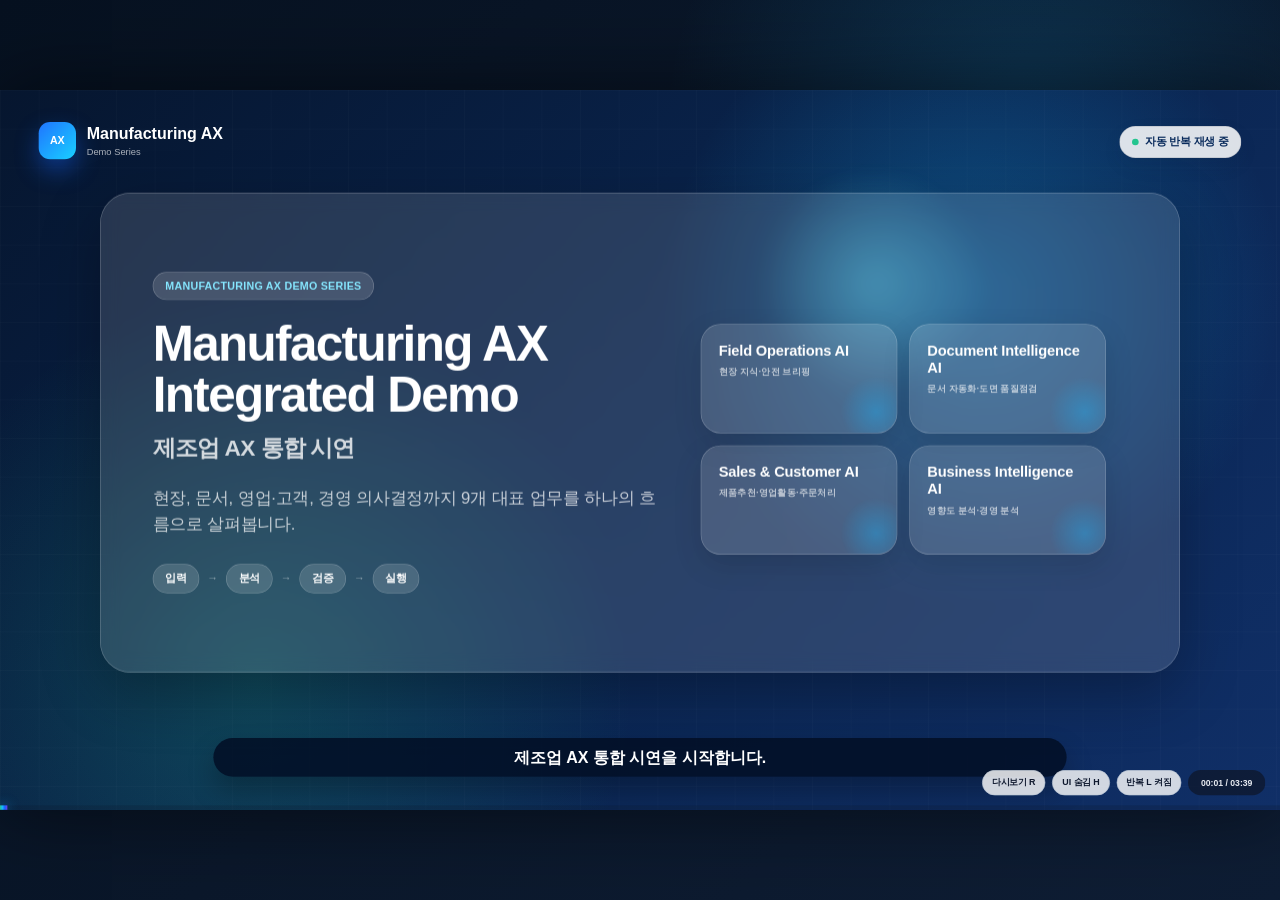
<file: assets/videos/integrated_manufacturing_ax_demo_preserved_intro.html>
<!doctype html>
<html lang="ko">
<head>
  <meta charset="utf-8" />
  <meta name="viewport" content="width=device-width, initial-scale=1" />
  <title>Manufacturing AX Integrated Demo / 제조업 AX 통합 시연</title>
  <style>
    *{box-sizing:border-box}
    html,body{margin:0;width:100%;height:100%;overflow:hidden;background:#061120;font-family:-apple-system,BlinkMacSystemFont,"Segoe UI","Noto Sans KR","Apple SD Gothic Neo",Arial,sans-serif;color:#0f172a}
    #viewport{position:fixed;inset:0;background:radial-gradient(circle at 80% 14%,rgba(24,182,255,.18),transparent 28%),linear-gradient(135deg,#061120,#0e1d34);overflow:hidden}
    #stage{position:absolute;width:1920px;height:1080px;transform-origin:top left;background:#eef4fb;overflow:hidden;box-shadow:0 0 110px rgba(0,0,0,.52)}
    #frameWrap{position:absolute;inset:0;background:#eef4fb}
    iframe{position:absolute;inset:0;width:1920px;height:1080px;border:0;background:#eef4fb;display:block}
    .click-shield{position:absolute;inset:0;z-index:20;background:transparent;outline:0}
    .fade{position:absolute;inset:0;z-index:25;pointer-events:none;background:#eef4fb;opacity:0;transition:.25s ease}
    .fade.show{opacity:1}

    .intro-full{position:absolute;inset:0;z-index:32;display:none;background:radial-gradient(circle at 76% 28%,rgba(24,182,255,.30),transparent 28%),radial-gradient(circle at 20% 82%,rgba(35,197,143,.22),transparent 32%),linear-gradient(135deg,#06162f,#0a2550 52%,#102f67);color:white;overflow:hidden}
    .intro-full.show{display:block}
    .intro-card{position:absolute;left:150px;right:150px;top:154px;height:720px;border-radius:46px;background:rgba(255,255,255,.13);border:1px solid rgba(255,255,255,.25);box-shadow:0 30px 90px rgba(0,0,0,.28);backdrop-filter:blur(14px);padding:70px 78px;display:grid;grid-template-columns:1.05fr .95fr;gap:52px;align-items:center}
    .intro-copy .eyebrow{display:inline-flex;height:42px;align-items:center;border-radius:999px;padding:0 18px;background:rgba(255,255,255,.14);border:1px solid rgba(255,255,255,.24);font-weight:900;color:#86e7ff;letter-spacing:.4px}
    .intro-copy h1{margin:28px 0 0;font-size:74px;line-height:1.04;letter-spacing:-2.4px}
    .intro-copy h2{margin:18px 0 0;font-size:34px;color:rgba(255,255,255,.80);letter-spacing:-.9px}
    .intro-copy p{margin:32px 0 0;font-size:25px;line-height:1.55;color:rgba(255,255,255,.74);width:770px}
    .intro-flow{display:flex;gap:12px;margin-top:40px}.intro-flow span{height:44px;border-radius:999px;background:rgba(255,255,255,.15);border:1px solid rgba(255,255,255,.22);display:inline-flex;align-items:center;padding:0 18px;font-weight:900;color:#fff}.intro-flow i{font-style:normal;color:rgba(255,255,255,.50);font-weight:900;display:inline-flex;align-items:center}
    .intro-grid{display:grid;grid-template-columns:1fr 1fr;gap:18px}.intro-tile{height:164px;border-radius:30px;background:rgba(255,255,255,.14);border:1px solid rgba(255,255,255,.24);box-shadow:0 16px 42px rgba(0,0,0,.13);padding:26px;position:relative;overflow:hidden;transform:translateY(10px);animation:introFloat 3.2s ease-in-out infinite alternate}.intro-tile:nth-child(2){animation-delay:.2s}.intro-tile:nth-child(3){animation-delay:.5s}.intro-tile:nth-child(4){animation-delay:.7s}@keyframes introFloat{to{transform:translateY(-8px)}}
    .intro-tile b{display:block;font-size:22px;letter-spacing:-.3px}.intro-tile span{display:block;margin-top:10px;color:rgba(255,255,255,.65);font-size:14px;font-weight:900}.intro-tile::after{content:"";position:absolute;right:-24px;bottom:-24px;width:110px;height:110px;border-radius:999px;background:radial-gradient(circle,rgba(24,182,255,.35),transparent 68%)}
    .intro-orb{position:absolute;width:360px;height:360px;border-radius:999px;right:430px;top:110px;background:radial-gradient(circle,rgba(91,231,255,.36),transparent 68%);filter:blur(8px);animation:pulse 2.3s infinite alternate}
    .closing{position:absolute;inset:0;z-index:30;display:none;background:radial-gradient(circle at 72% 30%,rgba(24,182,255,.28),transparent 28%),radial-gradient(circle at 22% 82%,rgba(35,197,143,.24),transparent 32%),linear-gradient(135deg,#06162f,#0a2550 52%,#102f67);color:white;overflow:hidden}
    .closing.show{display:block}
    .grid-bg{position:absolute;inset:0;opacity:.23;background-image:linear-gradient(rgba(255,255,255,.08) 1px,transparent 1px),linear-gradient(90deg,rgba(255,255,255,.08) 1px,transparent 1px);background-size:58px 58px}
    .closing-card{position:absolute;left:170px;right:170px;top:188px;height:690px;border-radius:44px;background:rgba(255,255,255,.12);border:1px solid rgba(255,255,255,.23);box-shadow:0 28px 80px rgba(0,0,0,.28);backdrop-filter:blur(14px);padding:76px 84px;display:grid;grid-template-columns:1.05fr .95fr;gap:50px;align-items:center}
    .closing h1{margin:0;font-size:72px;line-height:1.05;letter-spacing:-2.4px}
    .closing h2{margin:18px 0 0;font-size:34px;color:rgba(255,255,255,.78);letter-spacing:-.8px}
    .closing p{margin:34px 0 0;font-size:25px;line-height:1.55;color:rgba(255,255,255,.78);width:760px}
    .summary-grid{display:grid;grid-template-columns:1fr 1fr;gap:18px}
    .summary-card{height:150px;border-radius:28px;background:rgba(255,255,255,.14);border:1px solid rgba(255,255,255,.24);display:flex;flex-direction:column;justify-content:center;padding:24px;box-shadow:0 16px 40px rgba(0,0,0,.13)}
    .summary-card b{font-size:24px;letter-spacing:-.4px}
    .summary-card span{margin-top:10px;color:rgba(255,255,255,.66);font-size:15px;font-weight:800}
    .brand{position:absolute;left:58px;top:48px;display:flex;align-items:center;gap:16px;color:#fff;z-index:35}
    .brand-logo{width:56px;height:56px;border-radius:17px;background:linear-gradient(135deg,#1f74ff,#19d1ff);display:grid;place-items:center;font-weight:900;box-shadow:0 16px 35px rgba(20,99,255,.42)}
    .brand strong{display:block;font-size:24px}.brand span{display:block;margin-top:4px;color:rgba(255,255,255,.66);font-size:14px}
    .subtitle{position:absolute;left:320px;right:320px;bottom:50px;min-height:58px;border-radius:999px;background:rgba(3,15,38,.88);box-shadow:0 20px 40px rgba(0,0,0,.26);display:flex;align-items:center;justify-content:center;text-align:center;color:#fff;font-size:24px;font-weight:900;z-index:60;padding:0 36px;opacity:1;transition:.25s ease}
    .subtitle.hide{opacity:0}
    .controls{position:absolute;right:22px;bottom:22px;z-index:75;display:flex;align-items:center;gap:10px;opacity:.9;transition:.22s ease}
    .controls:hover{opacity:1}
    .control-btn{height:38px;border:1px solid #cbd5e1;border-radius:999px;padding:0 14px;background:rgba(255,255,255,.9);color:#0f172a;font-weight:900;cursor:pointer}
    .time-badge{height:38px;min-width:116px;border-radius:999px;padding:0 14px;background:rgba(15,23,42,.82);color:#fff;display:grid;place-items:center;font-weight:900;font-size:13px}
    .progress{position:absolute;left:0;right:0;bottom:0;height:7px;background:rgba(15,23,42,.22);z-index:70;cursor:pointer}
    .progress-fill{height:100%;width:0;background:linear-gradient(90deg,#23c58f,#18b6ff,#1463ff,#7c3aed);box-shadow:0 0 18px rgba(24,182,255,.65)}
    .hidden-ui .controls,.hidden-ui .progress{display:none}
    .hide-time .time-badge{display:none}
    .loop-badge{position:absolute;right:58px;top:54px;height:48px;border:1px solid rgba(15,23,42,.15);border-radius:999px;background:rgba(255,255,255,.86);display:flex;align-items:center;gap:10px;padding:0 18px;color:#082a5b;font-weight:900;z-index:76;box-shadow:0 12px 28px rgba(8,32,68,.08)}
    .loop-badge i{width:10px;height:10px;border-radius:999px;background:#23c58f;box-shadow:0 0 0 0 rgba(35,197,143,.65);animation:pulse 1.5s infinite}
    @keyframes pulse{70%{box-shadow:0 0 0 12px rgba(35,197,143,0)}}
    .hidden-ui .loop-badge{display:none}
  </style>
</head>
<body>
<div id="viewport"><div id="stage" tabindex="0">
  <div id="frameWrap"><iframe id="demoFrame" title="Manufacturing AX Category Demo"></iframe></div>
  <div class="click-shield" id="shield" tabindex="0"></div>
  <div class="fade" id="fade"></div>

  <section class="intro-full" id="introFull">
    <div class="grid-bg"></div><div class="intro-orb"></div>
    <div class="brand"><div class="brand-logo">AX</div><div><strong>Manufacturing AX</strong><span>Demo Series</span></div></div>
    <div class="intro-card">
      <div class="intro-copy">
        <div class="eyebrow">MANUFACTURING AX DEMO SERIES</div>
        <h1>Manufacturing AX<br/>Integrated Demo</h1>
        <h2>제조업 AX 통합 시연</h2>
        <p>현장, 문서, 영업·고객, 경영 의사결정까지 9개 대표 업무를 하나의 흐름으로 살펴봅니다.</p>
        <div class="intro-flow"><span>입력</span><i>→</i><span>분석</span><i>→</i><span>검증</span><i>→</i><span>실행</span></div>
      </div>
      <div class="intro-grid">
        <div class="intro-tile"><b>Field Operations AI</b><span>현장 지식·안전 브리핑</span></div>
        <div class="intro-tile"><b>Document Intelligence AI</b><span>문서 자동화·도면 품질점검</span></div>
        <div class="intro-tile"><b>Sales & Customer AI</b><span>제품추천·영업활동·주문처리</span></div>
        <div class="intro-tile"><b>Business Intelligence AI</b><span>영향도 분석·경영 분석</span></div>
      </div>
    </div>
  </section>
  <section class="closing" id="closing">
    <div class="grid-bg"></div>
    <div class="brand"><div class="brand-logo">AX</div><div><strong>Manufacturing AX</strong><span>Practical AI Transformation Partner</span></div></div>
    <div class="closing-card">
      <div>
        <h1>Manufacturing AX<br/>Demo Series</h1>
        <h2>제조업 AX 통합 시연</h2>
        <p>현장, 문서, 영업·고객, 경영 의사결정까지 제조업의 반복 업무를 AI 기반 실행 흐름으로 연결합니다.</p>
      </div>
      <div class="summary-grid">
        <div class="summary-card"><b>Field Operations AI</b><span>현장 지식·안전 브리핑</span></div>
        <div class="summary-card"><b>Document Intelligence AI</b><span>문서 자동화·도면 품질점검</span></div>
        <div class="summary-card"><b>Sales & Customer AI</b><span>제품추천·영업활동·주문처리</span></div>
        <div class="summary-card"><b>Business Intelligence AI</b><span>영향도 분석·경영 분석</span></div>
      </div>
    </div>
  </section>
  <div class="loop-badge" id="loopBadge"><i></i><span>자동 반복 재생 중</span></div>
  <div class="subtitle" id="subtitle"></div>
  <div class="controls" id="controls">
    <button class="control-btn" id="replayBtn">다시보기 R</button>
    <button class="control-btn" id="hideBtn">UI 숨김 H</button>
    <button class="control-btn" id="loopBtn">반복 L 켜짐</button>
    <div class="time-badge" id="timeBadge">00:00 / 03:31</div>
  </div>
  <div class="progress" id="progressBar"><div class="progress-fill" id="progressFill"></div></div>
</div></div>
<script>
(function(){
  const RATE = 1.45;
  const CLOSING = 8;
  const sourcesB64 = {"cat1": "[base64]/[base64]/[base64]/J+uLteuzgCDsg53shLEg7KSRJzon7J6R7JeFIOyalOyyrSDspIDruYQnKTtzZXRUZXh0KCdrbm93QWlTdGF0dXMnLGQ8NT8n7KeI66y4IOydtO2VtCc6ZDwxMj8n66y47IScIOq2jO2VnCDtmZXsnbgnOmQ8MjA/J+q3vOqxsCDqsoDsg4knOifri7Xrs4DCt+yhsOy5mCDsg53shLEnKTtzZXRUZXh0KCdrbm93RG9jcycsZD49NT8nMyc6JzAnKTtzZXRUZXh0KCdrbm93U291cmNlcycsZD49MTU/[base64]/[base64]/J+yekeyXheygleuztCDtmZXsnbgnOmQ8MTI/[base64]", "cat2": "[base64]/[base64]/[base64]/[base64]/J+uMgOq4sCc6ZDw1Pyfsl4XroZzrk5wg7KSRJzon7JeF66Gc65OcIOyZhOujjCcpOyBzZXRUZXh0KCdkb2NCYWRnZScsZDw1PyfrrLjshJwg7LKY66asIOykkSc6ZDwxMz8n7ZWt66qpIOy2lOy2nCDspJEnOmQ8MjA/J+q4sOykgCDqsoDspp0g7KSRJzon7KGw7LmYIOykgOu5hCcpOyBzZXRUZXh0KCdkb2NSZXN1bHRTdGF0dXMnLGQ8MTE/[base64]/[base64]/[base64]/[base64]/J+uPhOuptCDsspjrpqwg7KSRJzpkPDE0PyftkZzsoJzrnoAg7LaU7LacIOykkSc6ZDwyMT8n6rec7LmZIOqygOymnSDspJEnOifsiJjsoJUg7JqU7LKtIOykgOu5hCcpOyBzZXRUZXh0KCdkcmF3UmVzdWx0U3RhdHVzJyxkPDEwPyfrjIDquLAnOmQ8MTg/[base64]/JzEnOicwJyk7IHNldFRleHQoJ2RyYXdSdWxlMicsZD49MTg/JzEnOicwJyk7IHNldFRleHQoJ2RyYXdSdWxlMycsZD49MTg/[base64]", "cat3": "[base64]/[base64]/[base64]/J+uMgOq4sCc6ZDw2PyfsobDqsbQg7J247IudIOykkSc6J+yhsOqxtCDsoJXrpqwg7JmE66OMJyk7IHNldFRleHQoJ3Byb2R1Y3RCYWRnZScsZDw2PyfsmpTqtawg7KGw6rG0IOu2hOyEnSDspJEnOmQ8MTQ/J+2bhOuztCDsoJztkogg6rKA7IOJIOykkSc6ZDwyMT8n6rK97J+B7KCc7ZKIIOu5hOq1kCDspJEnOifstpTsspwg66as7Y+s7Yq4IOykgOu5hCcpOyBzZXRUZXh0KCdwcm9kdWN0UmVzdWx0U3RhdHVzJyxkPDExPyfrjIDquLAnOmQ8MTg/[base64]/[base64]/[base64]/[base64]/J+2ZnOuPmSDsmpTslb0nOmQ8MTQ/J0JyaWVmIOyDneyEsSc6ZDwyMT8n7JiB7JeFIO2MkOuLqCc6J0FjdGlvbiDrk7HroZ0nKTsgc2V0QmFyKCdzYWxlc0JhcjEnLGQ8Nj8yNTpkPDEyPzc1OjEwMCk7IHNldEJhcignc2FsZXNCYXIyJyxkPDEyPzI1OmQ8MjA/[base64]/[base64]/J+yjvOusuCDsm5DrrLgg7J247IudJzon7JeF66Gc65OcIOyZhOujjCcpOyBzZXRUZXh0KCdvcmRlckJhZGdlJyxkPDY/J+yjvOusuCDsm5DrrLgg67aE7ISdIOykkSc6ZDwxND8n7KO866y47KCV67O0IOy2lOy2nCDspJEnOmQ8MjI/J+2SiOuqqSDqsoDspp0g7KSRJzon7KO866y4IO2ZleyglSDspIDruYQnKTsgc2V0VGV4dCgnb3JkZXJSZXN1bHRTdGF0dXMnLGQ8MTA/[base64]/NzU6MTAwKTsgc2V0QmFyKCdvcmRlckJhcjInLGQ8MTI/[base64]", "cat4": "[base64]/[base64]/[base64]/J+yImOynkSDspJEnOmQ8MjA/J+u2hOyEnSDspJEnOifrpqztj6ztirgg7KSA67mEJyk7IHNldFRleHQoJ2ltcGFjdElucHV0U3RhdHVzJyxkPDM/J+uMgOq4sCc6ZDw3PyfsiJjsp5Eg7KSRJzon7IiY7KeRIOyZhOujjCcpOyBzZXRUZXh0KCdpbXBhY3RCYWRnZScsZDw3PyfsmbjrtoAg7Iug7Zi4IOyImOynkSDspJEnOmQ8MTQ/J+uCtOu2gCDsoJXrs7Qg66ek7LmtIOykkSc6ZDwyMj8n7JiB7Zal64+EIOu2hOyEnSDspJEnOifrpqztj6ztirgg7IOd7ISxIOyZhOujjCcpOyBzZXRUZXh0KCdpbXBhY3RSZXN1bHRTdGF0dXMnLGQ8MTI/J+uMgOq4sCc6ZDwyMD8n67aE7ISdIOykkSc6J+yYge2WpeuPhCDsgrDstpwg7JmE66OMJyk7IHNldFRleHQoJ2ltcGFjdEFpU3RhdHVzJyxkPDc/J+yLoO2YuCDsiJjsp5EnOmQ8MTQ/J+ygleuztCDrp6Tsua0nOmQ8MjI/J+yYge2WpeuPhCDqs4TsgrAnOifrpqztj6ztirgg7J6R7ISxJyk7IHNldEJhcignaW1wYWN0QmFyMScsZDw2PzIwOmQ8MTI/NzU6MTAwKTsgc2V0QmFyKCdpbXBhY3RCYXIyJyxkPDEyPzIwOmQ8MjE/[base64]/[base64]/J0tQSSDshKDtg50nOidLUEkg7ISg7YOdIOyZhOujjCcpOyBzZXRUZXh0KCdhbmFseXRpY3NCYWRnZScsZDw3PydLUEkg7Y647LCoIO2ZleyduCDspJEnOmQ8MTU/[base64]/J0tQSSDshKTrqoUnOmQ8MTU/J+ybkOyduCDrtoTshJ0nOmQ8MjE/J+yLnOuCmOumrOyYpCDruYTqtZAnOifqs7zsoJwg65Ox66GdJyk7IHNldEJhcignYW5hbHl0aWNzQmFyMScsZDw2PzIwOmQ8MTM/ODA6MTAwKTsgc2V0QmFyKCdhbmFseXRpY3NCYXIyJyxkPDEzPzIwOmQ8MjE/[base64]"};
  const segments = [{"id": "cat1", "label": "Category 1", "title": "Field Operations AI / 현장 업무 지원 AI", "orig": 66, "dur": 45.51724137931035, "start": 0, "end": 45.51724137931035}, {"id": "cat2", "label": "Category 2", "title": "Document Intelligence AI / 문서 지능화 AI", "orig": 66, "dur": 45.51724137931035, "start": 45.51724137931035, "end": 91.0344827586207}, {"id": "cat3", "label": "Category 3", "title": "Sales & Customer AI / 영업·고객 AI", "orig": 96, "dur": 66.20689655172414, "start": 91.0344827586207, "end": 157.24137931034483}, {"id": "cat4", "label": "Category 4", "title": "Business Intelligence AI / 경영 의사결정 AI", "orig": 66, "dur": 45.51724137931035, "start": 157.24137931034483, "end": 202.75862068965517}];
  const INTRO = 9;
  const contentDuration = 210.758621;
  const totalDuration = INTRO + contentDuration;
  const closingStart = 202.758621;
  const frame = document.getElementById('demoFrame');
  const stage = document.getElementById('stage');
  const shield = document.getElementById('shield');
  const closing = document.getElementById('closing');
  const introFull = document.getElementById('introFull');
  const subtitle = document.getElementById('subtitle');
  const fade = document.getElementById('fade');
  const fill = document.getElementById('progressFill');
  const timeBadge = document.getElementById('timeBadge');
  const loopBtn = document.getElementById('loopBtn');
  let current = 0, startTs = performance.now(), paused = false, pauseAt = 0, raf = null, loop = true, currentSeg = null, pendingSeek = 0;
  function decode(b64){ const bin = atob(b64); const bytes = new Uint8Array(bin.length); for(let i=0;i<bin.length;i++) bytes[i]=bin.charCodeAt(i); return new TextDecoder().decode(bytes); }
  const sources = Object.fromEntries(Object.entries(sourcesB64).map(([k,v])=>[k,decode(v)]));
  function fit(){ const vp=document.getElementById('viewport'); const s=Math.min(vp.clientWidth/1920,vp.clientHeight/1080); stage.style.transform=`scale(${s})`; stage.style.left=`${(vp.clientWidth-1920*s)/2}px`; stage.style.top=`${(vp.clientHeight-1080*s)/2}px`; }
  addEventListener('resize',fit); fit();
  function fmt(t){ t=Math.max(0,Math.min(totalDuration,t)); const m=Math.floor(t/60), s=Math.floor(t%60); return `${String(m).padStart(2,'0')}:${String(s).padStart(2,'0')}`; }
  function getSeg(t){ return segments.find(s=>t>=s.start && t<s.end) || null; }
  function setSubtitle(t, mode){
    let text='';
    if(mode==='intro'){
      if(t<3.2) text='제조업 AX 통합 시연을 시작합니다.';
      else if(t<6.5) text='현장, 문서, 영업, 경영 업무를 하나의 AI 흐름으로 살펴봅니다.';
      else text='각 시연은 입력, 분석, 검증, 실행까지 빠르게 이어집니다.';
      subtitle.textContent=text;
      subtitle.classList.remove('hide');
    } else if(mode==='closing'){
      text='제조업 AX는 현장, 문서, 영업, 경영 업무를 하나의 AI 실행 흐름으로 연결합니다.';
      subtitle.textContent=text;
      subtitle.classList.remove('hide');
    } else {
      subtitle.classList.add('hide');
    }
  }
  function loadSegment(seg, localOuter){
    if(currentSeg === seg.id){ syncInner(seg, localOuter); return; }
    currentSeg = seg.id;
    closing.classList.remove('show');
    frame.style.display='block';
    fade.classList.add('show');
    pendingSeek = localOuter || 0;
    frame.onload=()=>{ setTimeout(()=>{ syncInner(seg, pendingSeek); fade.classList.remove('show'); }, 80); };
    frame.srcdoc = sources[seg.id];
  }
  function syncInner(seg, localOuter){
    try {
      const innerT = Math.max(0, Math.min(seg.orig, localOuter * RATE));
      if(frame.contentWindow && typeof frame.contentWindow.playFrom === 'function') frame.contentWindow.playFrom(innerT);
    } catch(e) {}
  }
  function showIntro(t){
    if(currentSeg !== 'intro'){
      currentSeg='intro';
      frame.style.display='none';
      closing.classList.remove('show');
      introFull.classList.add('show');
      fade.classList.remove('show');
    }
    setSubtitle(t,'intro');
  }
  function showClosing(){
    if(currentSeg !== 'closing'){
      currentSeg='closing';
      frame.style.display='none';
      introFull.classList.remove('show');
      closing.classList.add('show');
      fade.classList.remove('show');
    }
    setSubtitle(current-INTRO,'closing');
  }
  function render(t, hardSync=false){
    current = t;
    fill.style.width = (t/totalDuration*100)+'%';
    timeBadge.textContent = `${fmt(t)} / ${fmt(totalDuration)}`;
    if(t < INTRO){
      showIntro(t);
      return;
    }
    introFull.classList.remove('show');
    const contentT = t - INTRO;
    const seg = getSeg(contentT);
    if(seg){
      subtitle.classList.add('hide');
      loadSegment(seg, contentT-seg.start);
      if(hardSync) syncInner(seg, contentT-seg.start);
    }
    else showClosing();
  }
  function nowTime(){ return paused ? pauseAt : (performance.now()-startTs)/1000; }
  function playFrom(t){
    if(raf) cancelAnimationFrame(raf);
    current = Math.max(0, Math.min(totalDuration, t));
    startTs = performance.now() - current*1000;
    paused=false;
    render(current, true);
    tick();
  }
  function tick(){
    if(paused) return;
    let t = nowTime();
    if(t >= totalDuration){ if(loop){ t = 0; startTs = performance.now(); } else { t = totalDuration; paused=true; } }
    render(t, false);
    raf=requestAnimationFrame(tick);
  }
  function restart(){ playFrom(0); }
  function seek(delta){ playFrom(Math.max(0, Math.min(totalDuration, current+delta))); }
  function togglePause(){
    if(paused){ playFrom(pauseAt); }
    else {
      pauseAt=current; paused=true; if(raf) cancelAnimationFrame(raf);
      try{ if(frame.contentWindow && typeof frame.contentWindow.togglePause==='function') frame.contentWindow.togglePause(); }catch(e){}
    }
  }
  function toggleLoop(){ loop=!loop; loopBtn.textContent=loop?'반복 L 켜짐':'반복 L 꺼짐'; document.getElementById('loopBadge').style.display=loop?'flex':'none'; }
  document.getElementById('replayBtn').onclick=restart;
  document.getElementById('hideBtn').onclick=()=>stage.classList.toggle('hidden-ui');
  loopBtn.onclick=toggleLoop;
  document.getElementById('progressBar').onclick=e=>{ const r=e.currentTarget.getBoundingClientRect(); playFrom((e.clientX-r.left)/r.width*totalDuration); };
  function key(e){ const k=e.key.toLowerCase(); if(k==='r')restart(); if(k==='h')stage.classList.toggle('hidden-ui'); if(k==='t')stage.classList.toggle('hide-time'); if(k==='l')toggleLoop(); if(e.code==='Space'){e.preventDefault();togglePause();} if(e.key==='ArrowRight')seek(5); if(e.key==='ArrowLeft')seek(-5); }
  addEventListener('keydown',key); shield.addEventListener('keydown',key); shield.focus();
  setInterval(()=>{ if(document.activeElement!==shield) shield.focus(); }, 1000);
  setTimeout(()=>restart(), 250);
})();
</script>
</body>
</html>
</file>
